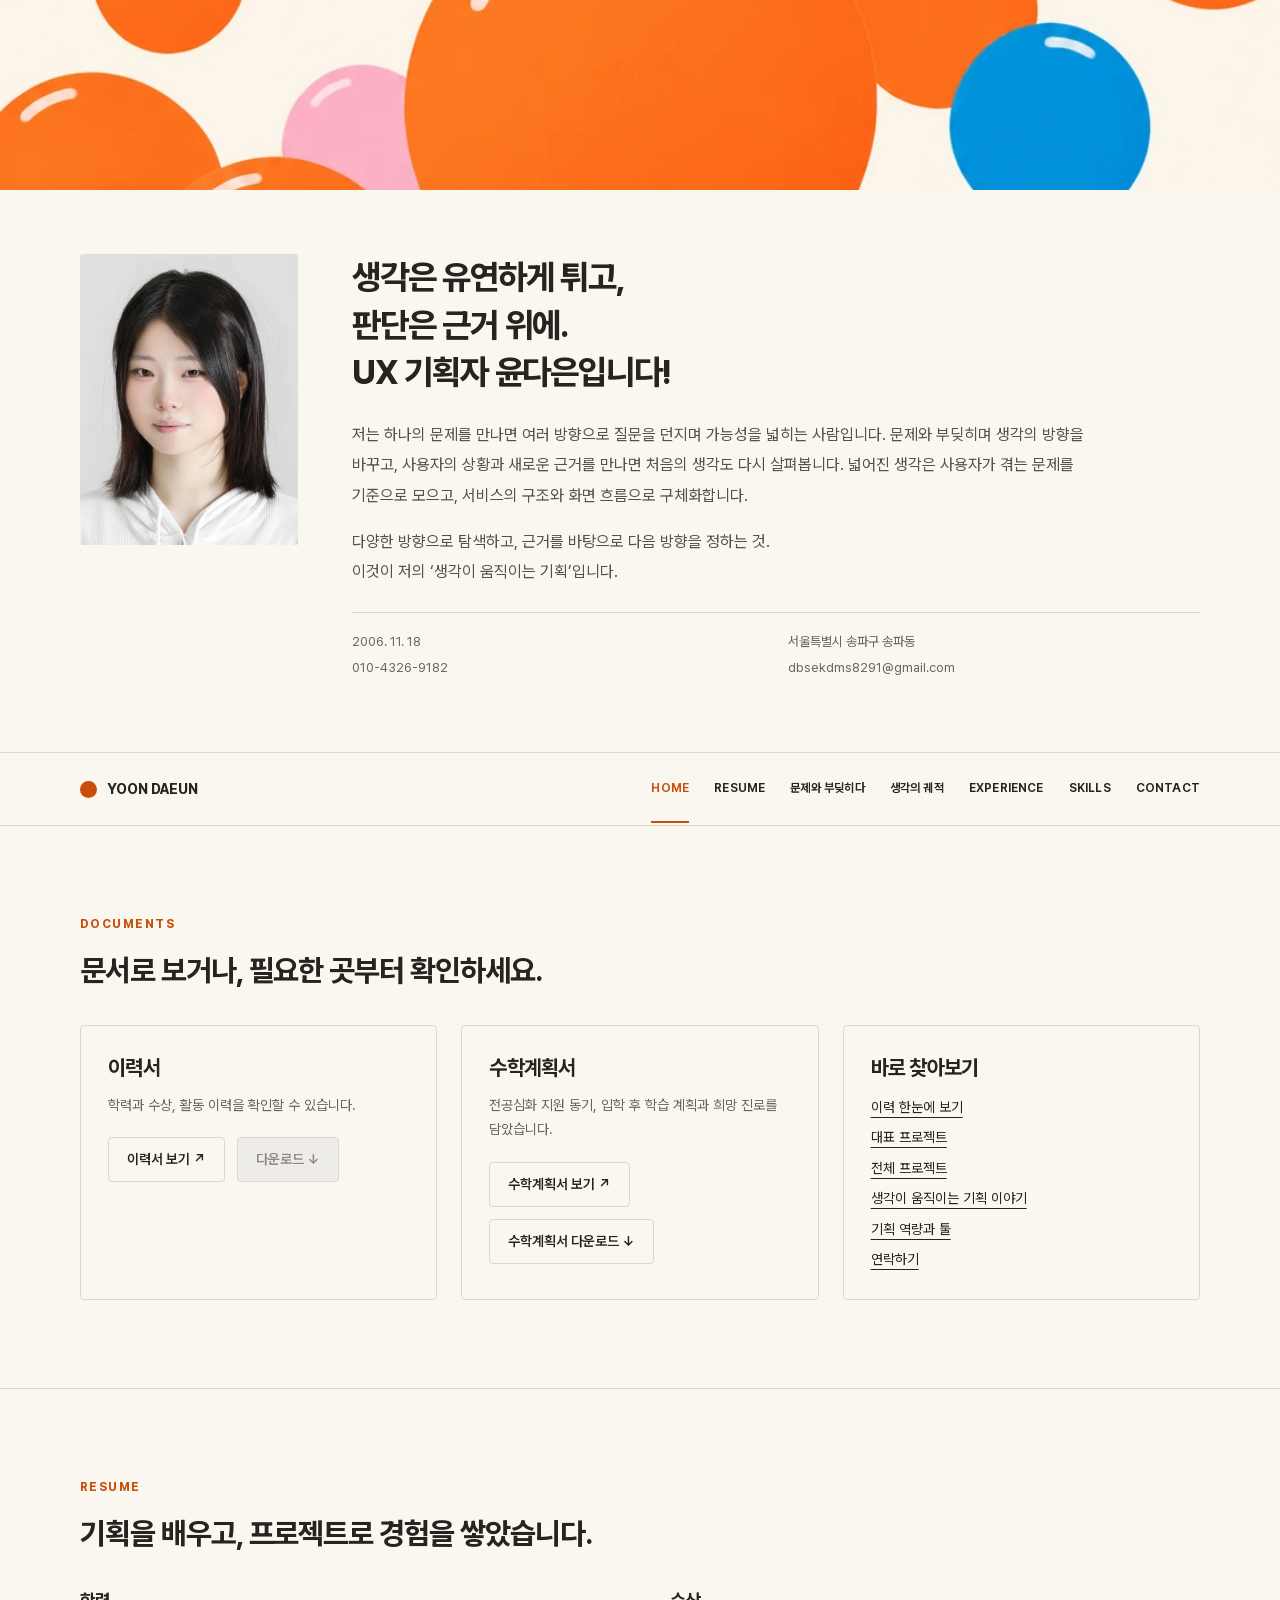
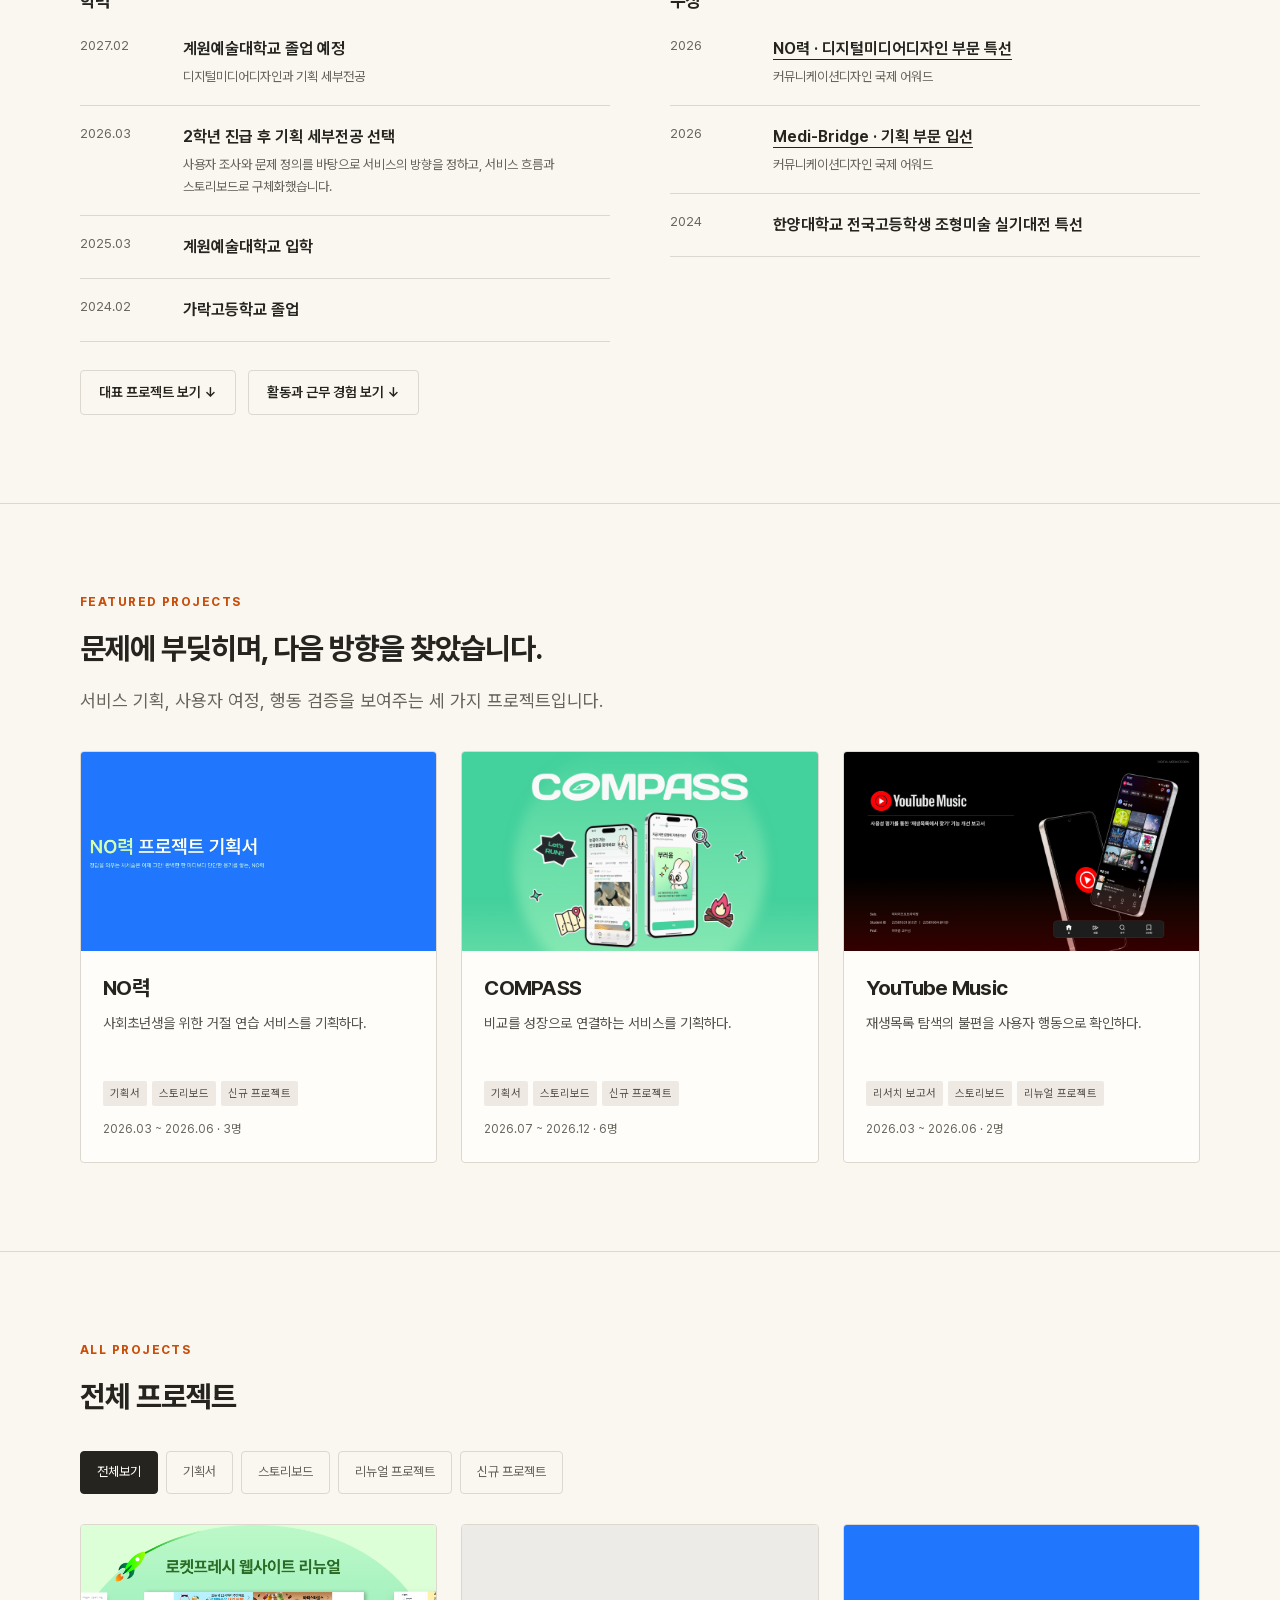
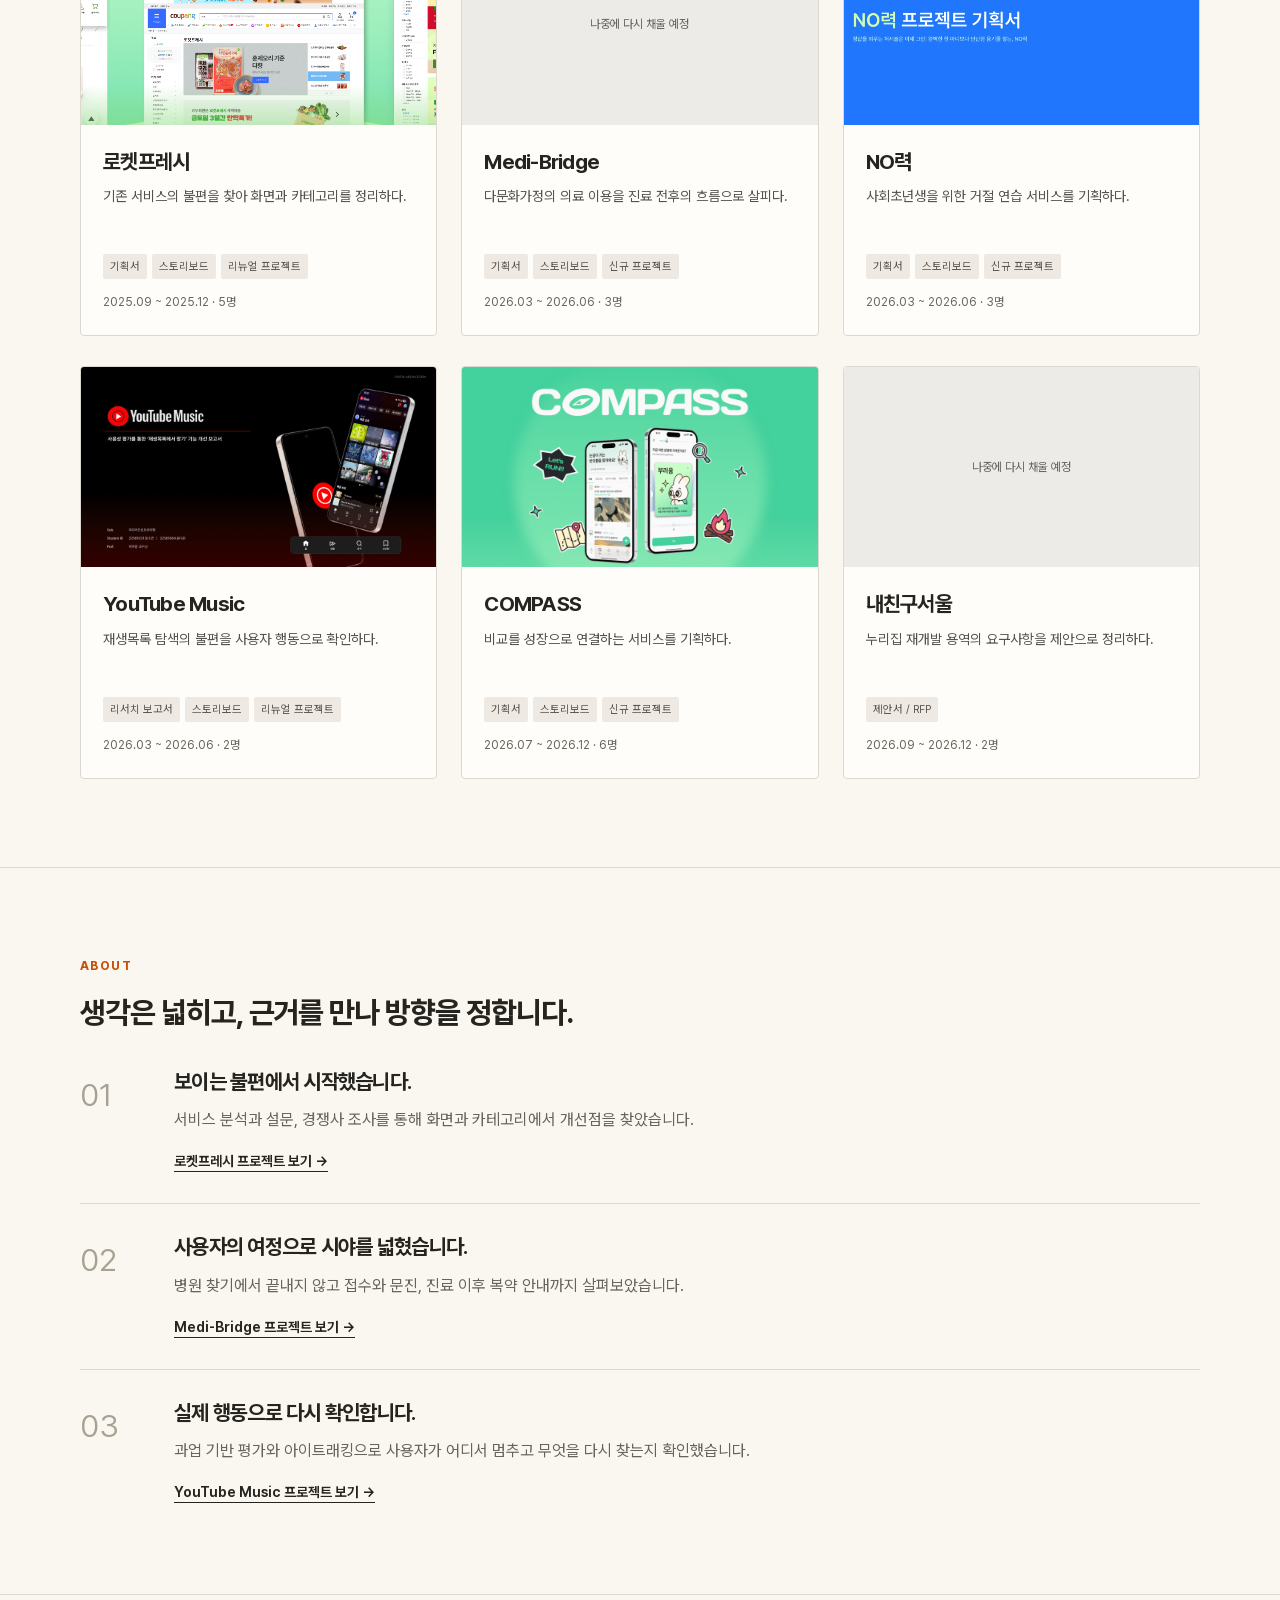
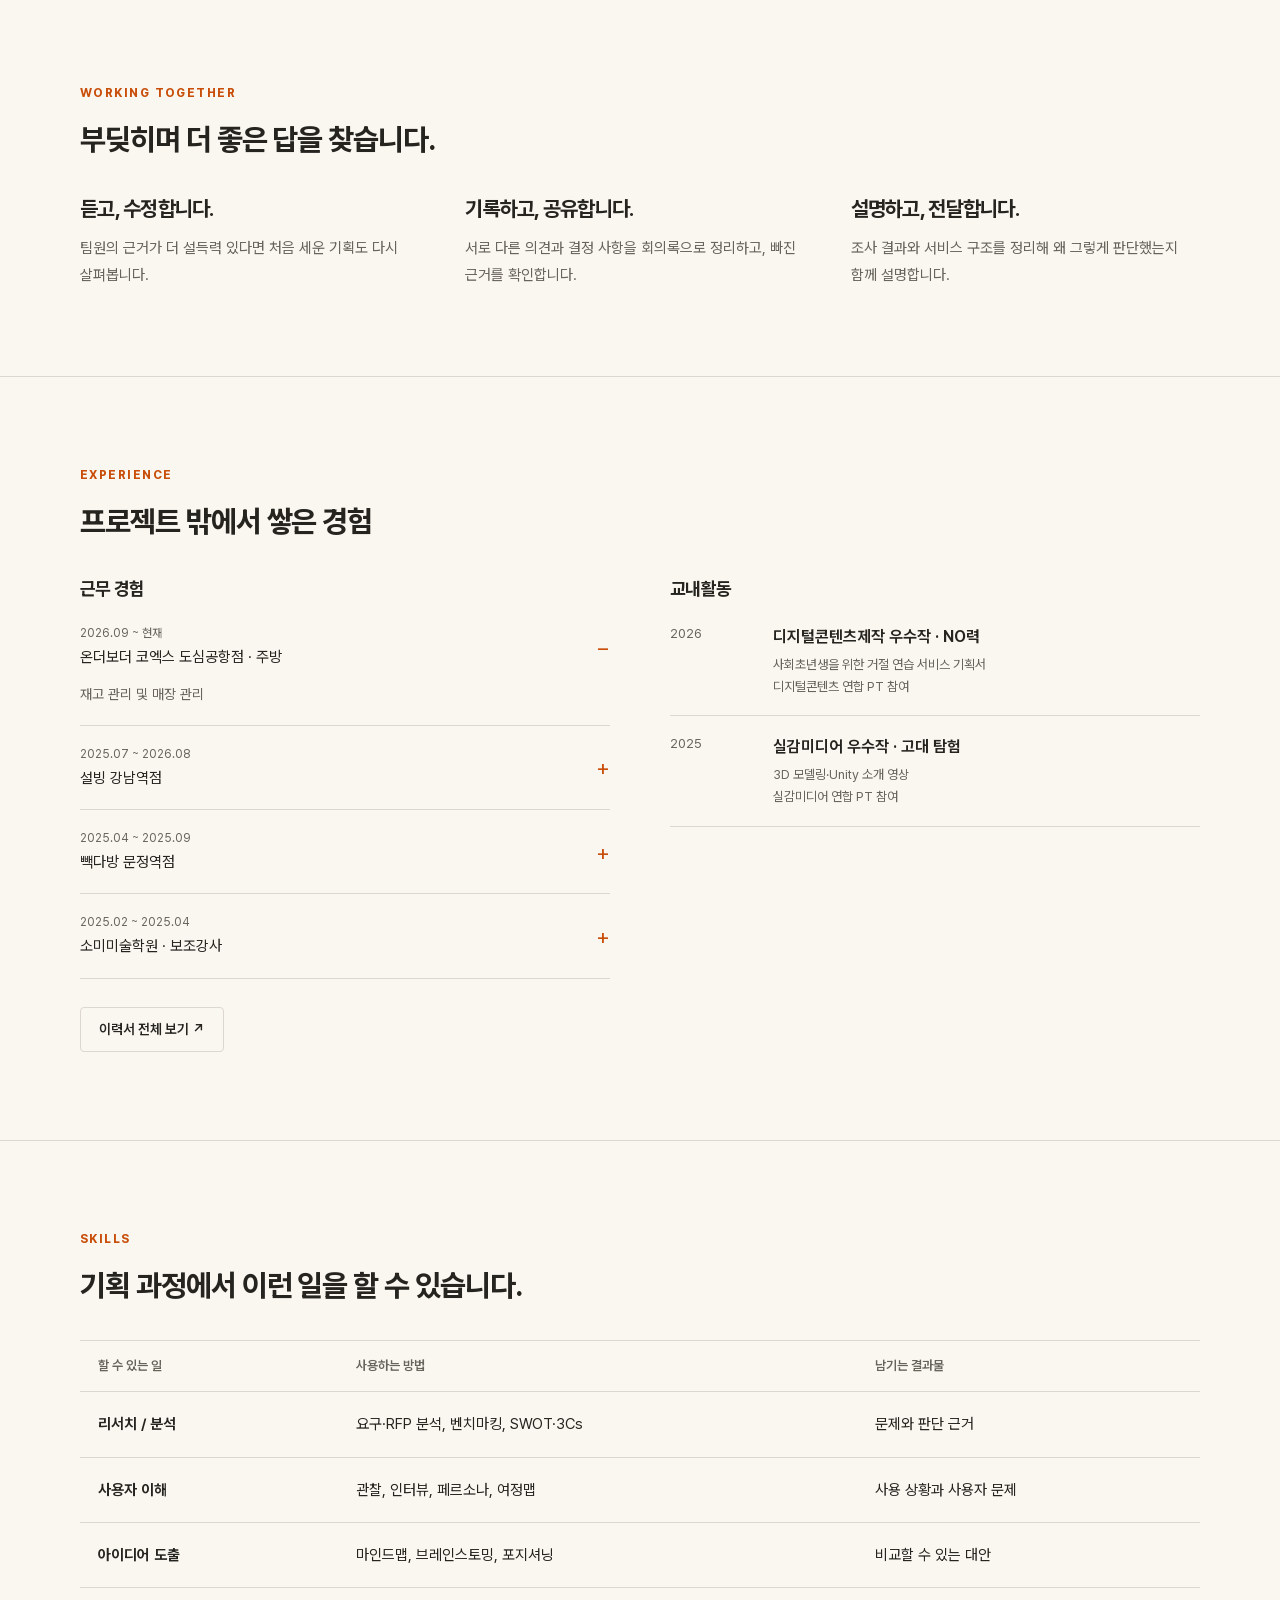
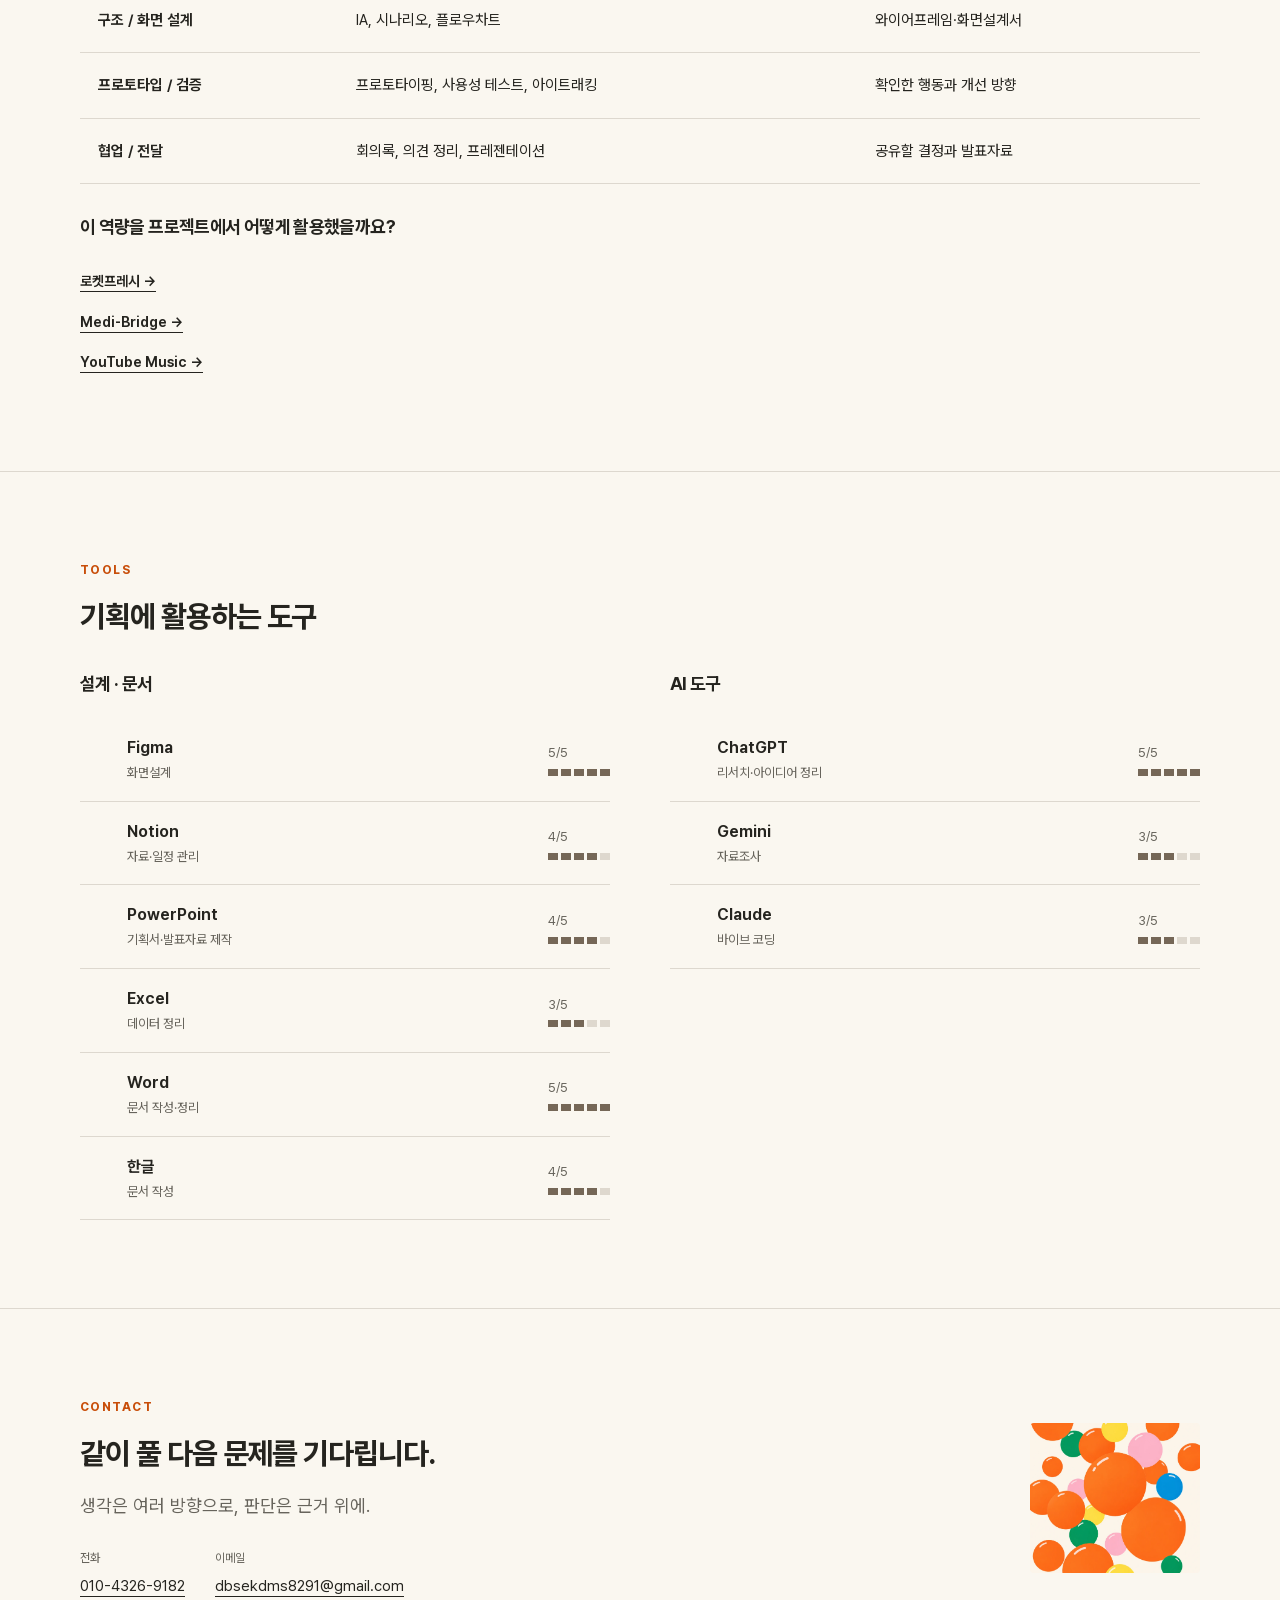
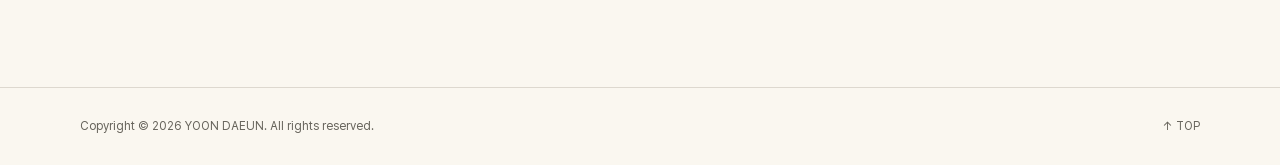
<file: index.html>
<!doctype html>
<html lang="ko"><head><meta charset="utf-8"><meta name="viewport" content="width=device-width,initial-scale=1"><title>윤다은 | UX 기획 포트폴리오</title><meta name="description" content="사용자가 어디서 멈추는지 살피고, 그 이유를 서비스 개선으로 연결합니다. UX 기획자 윤다은의 포트폴리오."><meta property="og:type" content="website"><meta property="og:title" content="유연하게 튀고, 판단하는 윤다은"><meta property="og:description" content="사용자가 어디서 멈추는지 살피고, 그 이유를 서비스 개선으로 연결합니다. UX 기획자 윤다은의 포트폴리오."><meta property="og:url" content="https://yundaeun8291.github.io/daeun-portfolio/"><meta name="theme-color" content="#faf7f0"><link rel="icon" href="favicon.svg" type="image/svg+xml"><link rel="stylesheet" href="style.css?v=20261117-5"><script src="app.js?v=20261117-5" defer></script></head><body><a class="skip" href="#main">본문으로 바로가기</a><main id="main"><section id="home"><div class="top-banner"><img src="assets/balls.webp" alt="아이보리 배경 위 여러 방향으로 퍼진 주황색 탱탱볼" width="1122" height="1402"></div><div class="wrap home-intro"><img class="profile" src="assets/profile-updated.webp" alt="윤다은 프로필 사진" width="1088" height="1445"><div><h1>생각은 유연하게 튀고,<br>판단은 근거 위에.<br>UX 기획자 윤다은입니다!</h1><div class="intro-copy"><p>저는 하나의 문제를 만나면 여러 방향으로 질문을 던지며 가능성을 넓히는 사람입니다. 문제와 부딪히며 생각의 방향을 바꾸고, 사용자의 상황과 새로운 근거를 만나면 처음의 생각도 다시 살펴봅니다. 넓어진 생각은 사용자가 겪는 문제를 기준으로 모으고, 서비스의 구조와 화면 흐름으로 구체화합니다.</p><p>다양한 방향으로 탐색하고, 근거를 바탕으로 다음 방향을 정하는 것.<br>이것이 저의 ‘생각이 움직이는 기획’입니다.</p></div><div class="personal"><span>2006. 11. 18</span><span>서울특별시 송파구 송파동</span><a href="tel:01043269182">010-4326-9182</a><a href="mailto:dbsekdms8291@gmail.com">dbsekdms8291@gmail.com</a></div></div></div></section><nav class="site-nav" aria-label="메인 구간"><div class="wrap nav-inner"><a class="brand" href="#home"><span class="brand-dot" aria-hidden="true"></span>YOON DAEUN</a><div class="nav-links"><a href="#home">HOME</a><a href="#resume">RESUME</a><a href="#projects">문제와 부딪히다</a><a href="#about">생각의 궤적</a><a href="#career">EXPERIENCE</a><a href="#skills">SKILLS</a><a href="#contact">CONTACT</a></div></div></nav><section class="section" id="guide"><div class="wrap"><div class="section-head"><span class="eyebrow">DOCUMENTS</span><h2>문서로 보거나, 필요한 곳부터 확인하세요.</h2></div><div class="document-grid"><article class="document-card"><h3>이력서</h3><p>학력과 수상, 활동 이력을 확인할 수 있습니다.</p><div class="actions"><a class="btn" href="assets/resume.pdf" target="_blank" rel="noopener">이력서 보기 ↗</a><button class="btn" disabled>다운로드 ↓</button></div></article><article class="document-card"><h3>수학계획서</h3><p>전공심화 지원 동기, 입학 후 학습 계획과 희망 진로를 담았습니다.</p><div class="actions"><a class="btn" href="assets/study-plan.pdf?v=20261117-6">수학계획서 보기 ↗</a><a class="btn" href="assets/study-plan.pdf?v=20261117-6" download="윤다은_수학계획서.pdf">수학계획서 다운로드 ↓</a></div></article><article class="document-card"><h3>바로 찾아보기</h3><div class="jump-links"><a href="#resume">이력 한눈에 보기</a><a href="#projects">대표 프로젝트</a><a href="#all-projects">전체 프로젝트</a><a href="#about">생각이 움직이는 기획 이야기</a><a href="#skills">기획 역량과 툴</a><a href="#contact">연락하기</a></div></article></div></div></section>

<section class="section" id="resume"><div class="wrap"><div class="section-head"><span class="eyebrow">RESUME</span><h2>기획을 배우고, 프로젝트로 경험을 쌓았습니다.</h2></div><div class="two-col"><div><h3 class="subheading">학력</h3><ul class="timeline"><li><time>2027.02</time><div><strong>계원예술대학교 졸업 예정</strong><small>디지털미디어디자인과 기획 세부전공</small></div></li><li><time>2026.03</time><div><strong>2학년 진급 후 기획 세부전공 선택</strong><small>사용자 조사와 문제 정의를 바탕으로 서비스의 방향을 정하고, 서비스 흐름과 스토리보드로 구체화했습니다.</small></div></li><li><time>2025.03</time><div><strong>계원예술대학교 입학</strong></div></li><li><time>2024.02</time><div><strong>가락고등학교 졸업</strong></div></li></ul></div><div><h3 class="subheading">수상</h3><ul class="timeline"><li><time>2026</time><div><strong><a href="projects/noryeok.html?v=20261117-5" data-project>NO력 · 디지털미디어디자인 부문 특선</a></strong><small>커뮤니케이션디자인 국제 어워드</small></div></li><li><time>2026</time><div><strong><a href="projects/medi-bridge.html?v=20261117-5" data-project>Medi-Bridge · 기획 부문 입선</a></strong><small>커뮤니케이션디자인 국제 어워드</small></div></li><li><time>2024</time><div><strong>한양대학교 전국고등학생 조형미술 실기대전 특선</strong></div></li></ul></div></div><div class="actions"><a class="btn" href="#projects">대표 프로젝트 보기 ↓</a><a class="btn" href="#career">활동과 근무 경험 보기 ↓</a></div></div></section>

<section class="section" id="projects"><div class="wrap"><div class="section-head"><span class="eyebrow">FEATURED PROJECTS</span><h2>문제에 부딪히며, 다음 방향을 찾았습니다.</h2><p class="lead">서비스 기획, 사용자 여정, 행동 검증을 보여주는 세 가지 프로젝트입니다.</p></div><div class="project-grid"><a class="project-card" href="projects/noryeok.html?v=20261117-5" data-project data-types="plan storyboard new"><div class="project-thumb"><img src="assets/noryeok.webp" alt="NO력 프로젝트 썸네일" loading="lazy" width="800" height="500"></div><div class="project-copy"><h3>NO력</h3><p>사회초년생을 위한 거절 연습 서비스를 기획하다.</p><div class="tags"><span class="tag">기획서</span><span class="tag">스토리보드</span><span class="tag">신규 프로젝트</span></div><div class="project-meta">2026.03 ~ 2026.06 · 3명</div></div></a><a class="project-card" href="projects/compass.html?v=20261117-5" data-project data-types="plan storyboard new"><div class="project-thumb"><img src="assets/compass-thumbnail.svg" alt="COMPASS 대표 이미지" loading="lazy"></div><div class="project-copy"><h3>COMPASS</h3><p>비교를 성장으로 연결하는 서비스를 기획하다.</p><div class="tags"><span class="tag">기획서</span><span class="tag">스토리보드</span><span class="tag">신규 프로젝트</span></div><div class="project-meta">2026.07 ~ 2026.12 · 6명</div></div></a><a class="project-card" href="projects/youtube-music.html?v=20261117-5" data-project data-types="storyboard renewal"><div class="project-thumb"><img src="assets/youtube-music-cover.png" alt="YouTube Music 대표 이미지" loading="lazy"></div><div class="project-copy"><h3>YouTube Music</h3><p>재생목록 탐색의 불편을 사용자 행동으로 확인하다.</p><div class="tags"><span class="tag">리서치 보고서</span><span class="tag">스토리보드</span><span class="tag">리뉴얼 프로젝트</span></div><div class="project-meta">2026.03 ~ 2026.06 · 2명</div></div></a></div></div></section>

<section class="section" id="all-projects"><div class="wrap"><div class="section-head"><span class="eyebrow">ALL PROJECTS</span><h2>전체 프로젝트</h2></div><div class="filters" aria-label="프로젝트 분류"><button class="filter" data-filter="all" aria-pressed="true">전체보기</button><button class="filter" data-filter="plan" aria-pressed="false">기획서</button><button class="filter" data-filter="storyboard" aria-pressed="false">스토리보드</button><button class="filter" data-filter="renewal" aria-pressed="false">리뉴얼 프로젝트</button><button class="filter" data-filter="new" aria-pressed="false">신규 프로젝트</button></div><div class="project-grid" id="project-list"><a class="project-card" href="projects/rocketfresh.html?v=20261117-5" data-project data-types="plan renewal"><div class="project-thumb"><img src="assets/rocketfresh-cover.png" alt="로켓프레시 리뉴얼 프로젝트 대표 이미지" loading="lazy"></div><div class="project-copy"><h3>로켓프레시</h3><p>기존 서비스의 불편을 찾아 화면과 카테고리를 정리하다.</p><div class="tags"><span class="tag">기획서</span><span class="tag">스토리보드</span><span class="tag">리뉴얼 프로젝트</span></div><div class="project-meta">2025.09 ~ 2025.12 · 5명</div></div></a><a class="project-card" href="projects/rocketfresh.html?v=20261117-5#storyboard" data-project data-types="storyboard" data-variant="storyboard" hidden=""><div class="project-thumb storyboard-thumb"><img src="assets/storyboard-thumbnail.png" alt="로켓프레시 스토리보드 썸네일" loading="lazy"></div><div class="project-copy"><h3>로켓프레시 스토리보드</h3><p>기존 서비스의 불편을 찾아 화면과 카테고리를 정리하다.</p><div class="tags"><span class="tag">스토리보드</span></div><div class="project-meta">2025.09 ~ 2025.12 · 5명</div></div></a><a class="project-card" href="projects/medi-bridge.html?v=20261117-5" data-project data-types="plan new"><div class="project-thumb"><div class="placeholder">나중에 다시 채울 예정</div></div><div class="project-copy"><h3>Medi-Bridge</h3><p>다문화가정의 의료 이용을 진료 전후의 흐름으로 살피다.</p><div class="tags"><span class="tag">기획서</span><span class="tag">스토리보드</span><span class="tag">신규 프로젝트</span></div><div class="project-meta">2026.03 ~ 2026.06 · 3명</div></div></a><a class="project-card" href="projects/medi-bridge.html?v=20261117-5" data-project data-types="storyboard" data-variant="storyboard" hidden=""><div class="project-thumb storyboard-thumb"><img src="assets/storyboard-thumbnail.png" alt="Medi-Bridge 스토리보드 썸네일" loading="lazy"></div><div class="project-copy"><h3>Medi-Bridge 스토리보드</h3><p>다문화가정의 의료 이용을 진료 전후의 흐름으로 살피다.</p><div class="tags"><span class="tag">스토리보드</span></div><div class="project-meta">2026.03 ~ 2026.06 · 3명</div></div></a><a class="project-card" href="projects/noryeok.html?v=20261117-5" data-project data-types="plan new"><div class="project-thumb"><img src="assets/noryeok.webp" alt="NO력 프로젝트 썸네일" loading="lazy" width="800" height="500"></div><div class="project-copy"><h3>NO력</h3><p>사회초년생을 위한 거절 연습 서비스를 기획하다.</p><div class="tags"><span class="tag">기획서</span><span class="tag">스토리보드</span><span class="tag">신규 프로젝트</span></div><div class="project-meta">2026.03 ~ 2026.06 · 3명</div></div></a><a class="project-card" href="projects/noryeok-storyboard.html?v=20261117-5" data-project data-types="storyboard" data-variant="storyboard" hidden=""><div class="project-thumb storyboard-thumb"><img src="assets/storyboard-thumbnail.png" alt="NO력 스토리보드 썸네일" loading="lazy"></div><div class="project-copy"><h3>NO력 스토리보드</h3><p>사회초년생을 위한 거절 연습 서비스를 기획하다.</p><div class="tags"><span class="tag">스토리보드</span></div><div class="project-meta">2026.03 ~ 2026.06 · 3명</div></div></a><a class="project-card" href="projects/youtube-music.html?v=20261117-5" data-project data-types="plan renewal"><div class="project-thumb"><img src="assets/youtube-music-cover.png" alt="YouTube Music 대표 이미지" loading="lazy"></div><div class="project-copy"><h3>YouTube Music</h3><p>재생목록 탐색의 불편을 사용자 행동으로 확인하다.</p><div class="tags"><span class="tag">리서치 보고서</span><span class="tag">스토리보드</span><span class="tag">리뉴얼 프로젝트</span></div><div class="project-meta">2026.03 ~ 2026.06 · 2명</div></div></a><a class="project-card" href="projects/youtube-music-storyboard.html?v=20261117-5" data-project data-types="storyboard" data-variant="storyboard" hidden=""><div class="project-thumb"><img src="assets/youtube-music-board-cover.png" alt="YouTube Music 화면설계서 표지" loading="lazy"></div><div class="project-copy"><h3>YouTube Music 스토리보드</h3><p>재생목록 탐색의 불편을 사용자 행동으로 확인하다.</p><div class="tags"><span class="tag">스토리보드</span></div><div class="project-meta">2026.03 ~ 2026.06 · 2명</div></div></a><a class="project-card" href="projects/compass.html?v=20261117-5" data-project data-types="plan new"><div class="project-thumb"><img src="assets/compass-thumbnail.svg" alt="COMPASS 대표 이미지" loading="lazy"></div><div class="project-copy"><h3>COMPASS</h3><p>비교를 성장으로 연결하는 서비스를 기획하다.</p><div class="tags"><span class="tag">기획서</span><span class="tag">스토리보드</span><span class="tag">신규 프로젝트</span></div><div class="project-meta">2026.07 ~ 2026.12 · 6명</div></div></a><a class="project-card" href="projects/compass-storyboard.html?v=20261117-5" data-project data-types="storyboard" data-variant="storyboard" hidden=""><div class="project-thumb storyboard-thumb"><img src="assets/storyboard-thumbnail.png" alt="COMPASS 스토리보드 썸네일" loading="lazy"></div><div class="project-copy"><h3>COMPASS 스토리보드</h3><p>비교를 성장으로 연결하는 서비스를 기획하다.</p><div class="tags"><span class="tag">스토리보드</span></div><div class="project-meta">2026.07 ~ 2026.12 · 6명</div></div></a><a class="project-card" href="projects/seoul-rfp.html?v=20261117-5" data-project data-types="proposal"><div class="project-thumb"><div class="placeholder">나중에 다시 채울 예정</div></div><div class="project-copy"><h3>내친구서울</h3><p>누리집 재개발 용역의 요구사항을 제안으로 정리하다.</p><div class="tags"><span class="tag">제안서 / RFP</span></div><div class="project-meta">2026.09 ~ 2026.12 · 2명</div></div></a></div></div></section>

<section class="section" id="about"><div class="wrap"><div class="section-head"><span class="eyebrow">ABOUT</span><h2>생각은 넓히고, 근거를 만나 방향을 정합니다.</h2></div><div class="story-list"><article class="story-row"><span class="story-index" aria-hidden="true">01</span><div><h3>보이는 불편에서 시작했습니다.</h3><p>서비스 분석과 설문, 경쟁사 조사를 통해 화면과 카테고리에서 개선점을 찾았습니다.</p><a class="text-link" href="projects/rocketfresh.html?v=20261117-5" data-project>로켓프레시 프로젝트 보기 →</a></div></article><article class="story-row"><span class="story-index" aria-hidden="true">02</span><div><h3>사용자의 여정으로 시야를 넓혔습니다.</h3><p>병원 찾기에서 끝내지 않고 접수와 문진, 진료 이후 복약 안내까지 살펴보았습니다.</p><a class="text-link" href="projects/medi-bridge.html?v=20261117-5" data-project>Medi-Bridge 프로젝트 보기 →</a></div></article><article class="story-row"><span class="story-index" aria-hidden="true">03</span><div><h3>실제 행동으로 다시 확인합니다.</h3><p>과업 기반 평가와 아이트래킹으로 사용자가 어디서 멈추고 무엇을 다시 찾는지 확인했습니다.</p><a class="text-link" href="projects/youtube-music.html?v=20261117-5" data-project>YouTube Music 프로젝트 보기 →</a></div></article></div></div></section>

<section class="section" id="working"><div class="wrap"><div class="section-head"><span class="eyebrow">WORKING TOGETHER</span><h2>부딪히며 더 좋은 답을 찾습니다.</h2></div><div class="working-grid"><article><h3>듣고, 수정합니다.</h3><p>팀원의 근거가 더 설득력 있다면 처음 세운 기획도 다시 살펴봅니다.</p></article><article><h3>기록하고, 공유합니다.</h3><p>서로 다른 의견과 결정 사항을 회의록으로 정리하고, 빠진 근거를 확인합니다.</p></article><article><h3>설명하고, 전달합니다.</h3><p>조사 결과와 서비스 구조를 정리해 왜 그렇게 판단했는지 함께 설명합니다.</p></article></div></div></section>

<section class="section" id="career"><div class="wrap"><div class="section-head"><span class="eyebrow">EXPERIENCE</span><h2>프로젝트 밖에서 쌓은 경험</h2></div><div class="two-col"><div><h3 class="subheading">근무 경험</h3><div class="career-list"><details open><summary><span><time>2026.09 ~ 현재</time>온더보더 코엑스 도심공항점 · 주방</span></summary><p>재고 관리 및 매장 관리</p></details><details><summary><span><time>2025.07 ~ 2026.08</time>설빙 강남역점</span></summary><p>매장 관리 및 고객 응대</p></details><details><summary><span><time>2025.04 ~ 2025.09</time>빽다방 문정역점</span></summary><p>매장 관리 및 고객 응대</p></details><details><summary><span><time>2025.02 ~ 2025.04</time>소미미술학원 · 보조강사</span></summary><div class="placeholder compact">나중에 다시 채울 예정</div></details></div></div><div><h3 class="subheading">교내활동</h3><ul class="timeline"><li><time>2026</time><div><strong>디지털콘텐츠제작 우수작 · NO력</strong><small>사회초년생을 위한 거절 연습 서비스 기획서<br>디지털콘텐츠 연합 PT 참여</small></div></li><li><time>2025</time><div><strong>실감미디어 우수작 · 고대 탐험</strong><small>3D 모델링·Unity 소개 영상<br>실감미디어 연합 PT 참여</small></div></li></ul></div></div><div class="actions"><a class="btn" href="assets/resume.pdf" target="_blank" rel="noopener">이력서 전체 보기 ↗</a></div></div></section>

<section class="section" id="skills"><div class="wrap"><div class="section-head"><span class="eyebrow">SKILLS</span><h2>기획 과정에서 이런 일을 할 수 있습니다.</h2></div><div class="skills-scroll"><table class="skills-table"><thead><tr><th scope="col">할 수 있는 일</th><th scope="col">사용하는 방법</th><th scope="col">남기는 결과물</th></tr></thead><tbody><tr><td>리서치 / 분석</td><td>요구·RFP 분석, 벤치마킹, SWOT·3Cs</td><td>문제와 판단 근거</td></tr><tr><td>사용자 이해</td><td>관찰, 인터뷰, 페르소나, 여정맵</td><td>사용 상황과 사용자 문제</td></tr><tr><td>아이디어 도출</td><td>마인드맵, 브레인스토밍, 포지셔닝</td><td>비교할 수 있는 대안</td></tr><tr><td>구조 / 화면 설계</td><td>IA, 시나리오, 플로우차트</td><td>와이어프레임·화면설계서</td></tr><tr><td>프로토타입 / 검증</td><td>프로토타이핑, 사용성 테스트, 아이트래킹</td><td>확인한 행동과 개선 방향</td></tr><tr><td>협업 / 전달</td><td>회의록, 의견 정리, 프레젠테이션</td><td>공유할 결정과 발표자료</td></tr></tbody></table></div><div class="related"><h3 class="subheading">이 역량을 프로젝트에서 어떻게 활용했을까요?</h3><div class="related-links"><a class="text-link" href="projects/rocketfresh.html?v=20261117-5" data-project>로켓프레시 →</a><a class="text-link" href="projects/medi-bridge.html?v=20261117-5" data-project>Medi-Bridge →</a><a class="text-link" href="projects/youtube-music.html?v=20261117-5" data-project>YouTube Music →</a></div></div></div></section>

<section class="section" id="tools"><div class="wrap"><div class="section-head"><span class="eyebrow">TOOLS</span><h2>기획에 활용하는 도구</h2></div><div class="two-col"><div><h3 class="subheading">설계 · 문서</h3><div class="tool-list"><div class="tool-row"><img class="tool-icon" src="assets/icons/figma.webp" alt="" width="32" height="32" loading="lazy"><div><span class="tool-name">Figma</span><span class="tool-purpose">화면설계</span></div><div class="rating" aria-label="숙련도 자기평가 5/5">5/5<div class="rating-bars" aria-hidden="true"><i class="on"></i><i class="on"></i><i class="on"></i><i class="on"></i><i class="on"></i></div></div></div><div class="tool-row"><img class="tool-icon" src="assets/icons/notion.webp" alt="" width="32" height="32" loading="lazy"><div><span class="tool-name">Notion</span><span class="tool-purpose">자료·일정 관리</span></div><div class="rating" aria-label="숙련도 자기평가 4/5">4/5<div class="rating-bars" aria-hidden="true"><i class="on"></i><i class="on"></i><i class="on"></i><i class="on"></i><i></i></div></div></div><div class="tool-row"><img class="tool-icon" src="assets/icons/ms-powerpoint.webp" alt="" width="32" height="32" loading="lazy"><div><span class="tool-name">PowerPoint</span><span class="tool-purpose">기획서·발표자료 제작</span></div><div class="rating" aria-label="숙련도 자기평가 4/5">4/5<div class="rating-bars" aria-hidden="true"><i class="on"></i><i class="on"></i><i class="on"></i><i class="on"></i><i></i></div></div></div><div class="tool-row"><img class="tool-icon" src="assets/icons/ms-excel.webp" alt="" width="32" height="32" loading="lazy"><div><span class="tool-name">Excel</span><span class="tool-purpose">데이터 정리</span></div><div class="rating" aria-label="숙련도 자기평가 3/5">3/5<div class="rating-bars" aria-hidden="true"><i class="on"></i><i class="on"></i><i class="on"></i><i></i><i></i></div></div></div><div class="tool-row"><img class="tool-icon" src="assets/icons/ms-word.webp" alt="" width="32" height="32" loading="lazy"><div><span class="tool-name">Word</span><span class="tool-purpose">문서 작성·정리</span></div><div class="rating" aria-label="숙련도 자기평가 5/5">5/5<div class="rating-bars" aria-hidden="true"><i class="on"></i><i class="on"></i><i class="on"></i><i class="on"></i><i class="on"></i></div></div></div><div class="tool-row"><img class="tool-icon" src="assets/icons/hangul-updated.webp" alt="" width="32" height="32" loading="lazy"><div><span class="tool-name">한글</span><span class="tool-purpose">문서 작성</span></div><div class="rating" aria-label="숙련도 자기평가 4/5">4/5<div class="rating-bars" aria-hidden="true"><i class="on"></i><i class="on"></i><i class="on"></i><i class="on"></i><i></i></div></div></div></div></div><div><h3 class="subheading">AI 도구</h3><div class="tool-list"><div class="tool-row"><img class="tool-icon" src="assets/icons/chatgpt.webp" alt="" width="32" height="32" loading="lazy"><div><span class="tool-name">ChatGPT</span><span class="tool-purpose">리서치·아이디어 정리</span></div><div class="rating" aria-label="숙련도 자기평가 5/5">5/5<div class="rating-bars" aria-hidden="true"><i class="on"></i><i class="on"></i><i class="on"></i><i class="on"></i><i class="on"></i></div></div></div><div class="tool-row"><img class="tool-icon" src="assets/icons/gemini.webp" alt="" width="32" height="32" loading="lazy"><div><span class="tool-name">Gemini</span><span class="tool-purpose">자료조사</span></div><div class="rating" aria-label="숙련도 자기평가 3/5">3/5<div class="rating-bars" aria-hidden="true"><i class="on"></i><i class="on"></i><i class="on"></i><i></i><i></i></div></div></div><div class="tool-row"><img class="tool-icon" src="assets/icons/claude.svg" alt="" width="32" height="32" loading="lazy"><div><span class="tool-name">Claude</span><span class="tool-purpose">바이브 코딩</span></div><div class="rating" aria-label="숙련도 자기평가 3/5">3/5<div class="rating-bars" aria-hidden="true"><i class="on"></i><i class="on"></i><i class="on"></i><i></i><i></i></div></div></div></div></div></div></div></section>

<section class="section" id="contact"><div class="wrap contact-layout"><div><span class="eyebrow">CONTACT</span><h2>같이 풀 다음 문제를 기다립니다.</h2><p class="lead">생각은 여러 방향으로, 판단은 근거 위에.</p><div class="contact-links"><div><span>전화</span><a href="tel:01043269182">010-4326-9182</a></div><div><span>이메일</span><a href="mailto:dbsekdms8291@gmail.com">dbsekdms8291@gmail.com</a></div></div></div><img class="contact-art" src="assets/balls.webp" alt="여러 방향으로 퍼진 주황색 탱탱볼" loading="lazy" width="1122" height="1402"></div></section></main><footer class="footer wrap"><span>Copyright © 2026 YOON DAEUN. All rights reserved.</span><a href="#home">↑ TOP</a></footer></body></html>
</file>
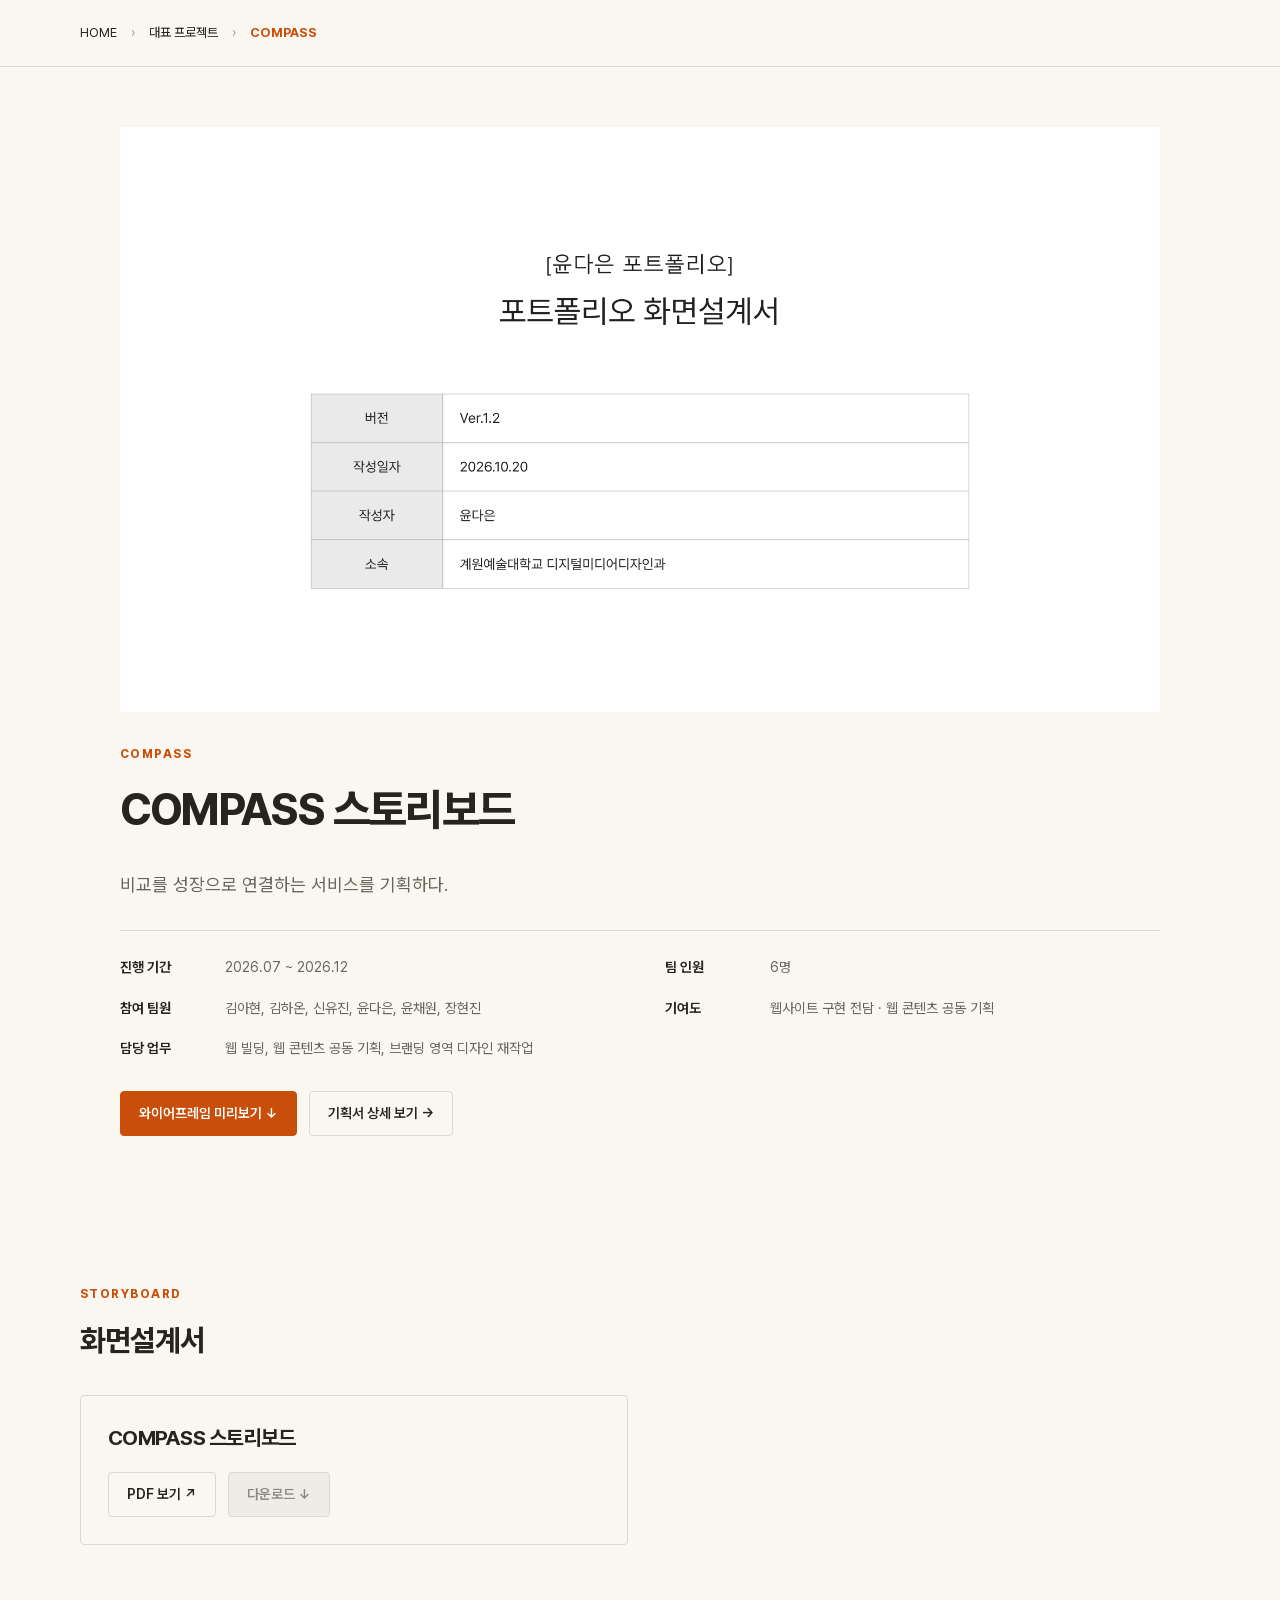
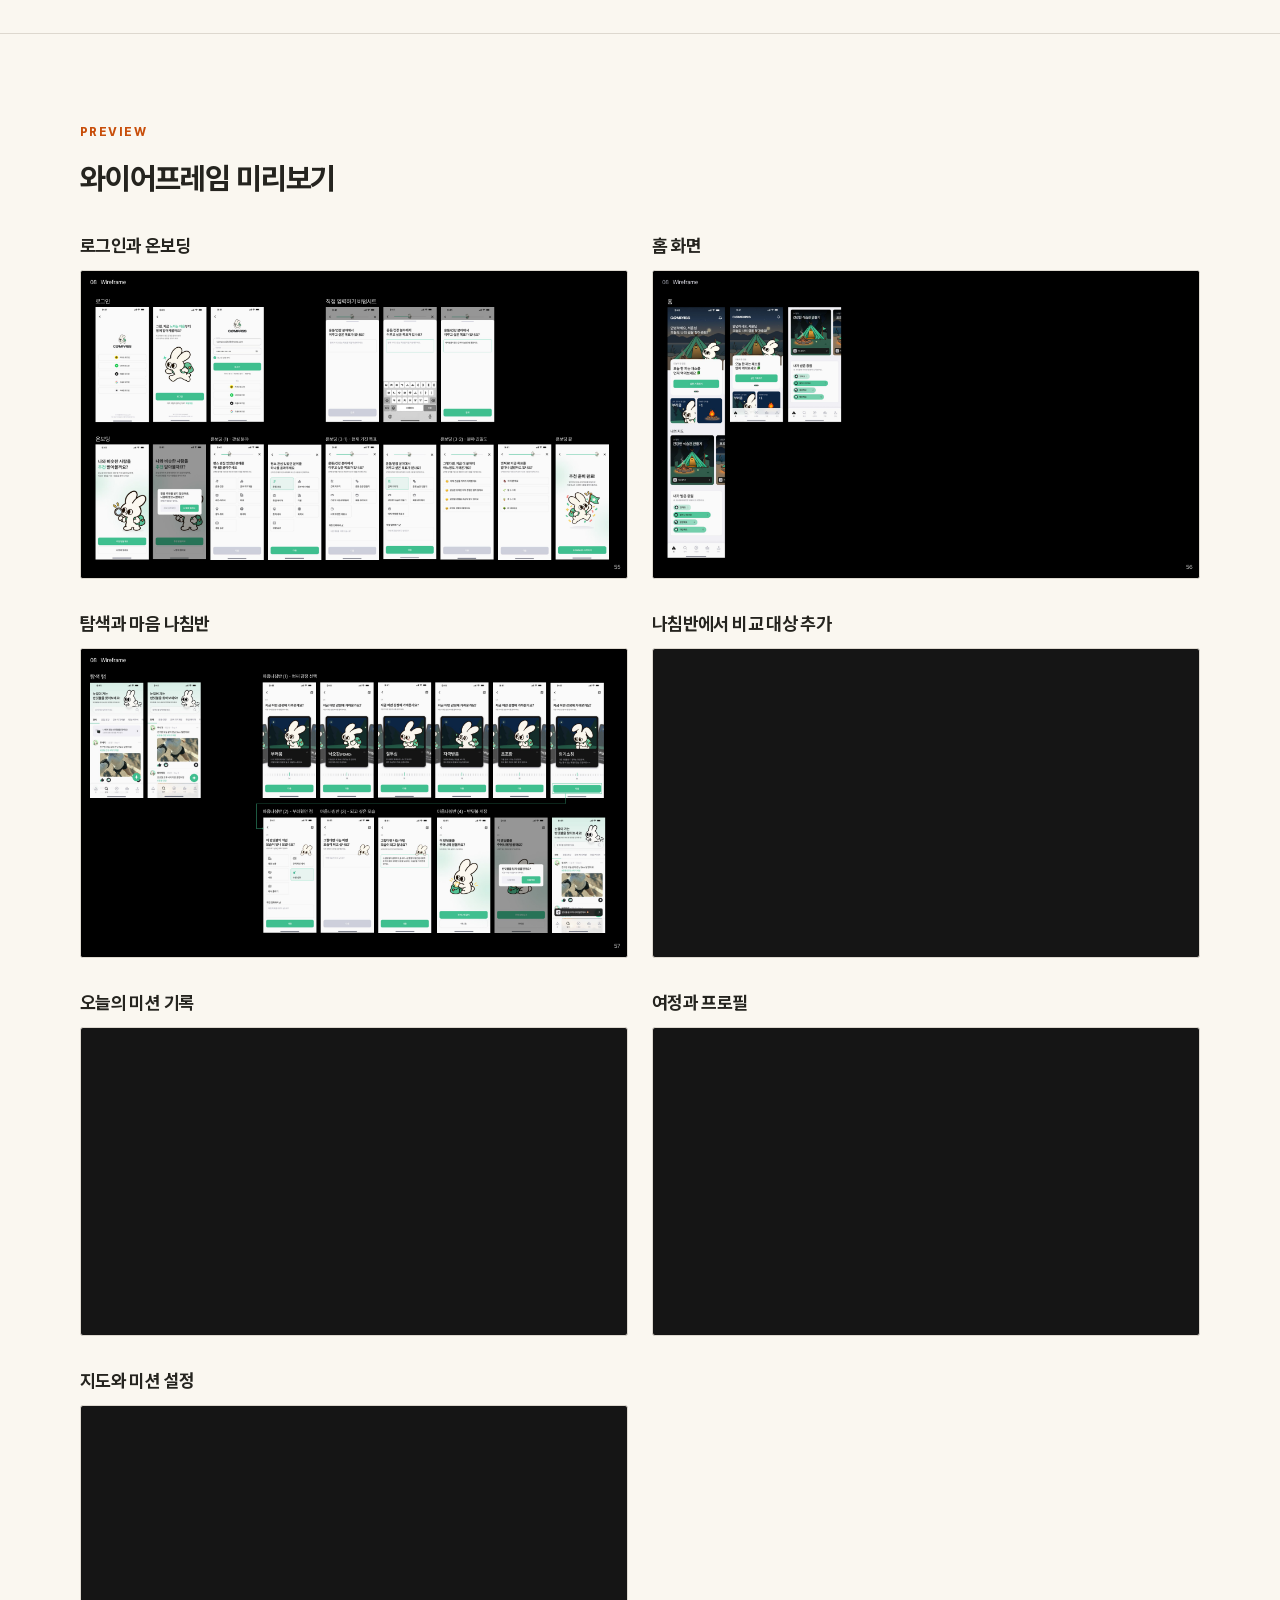
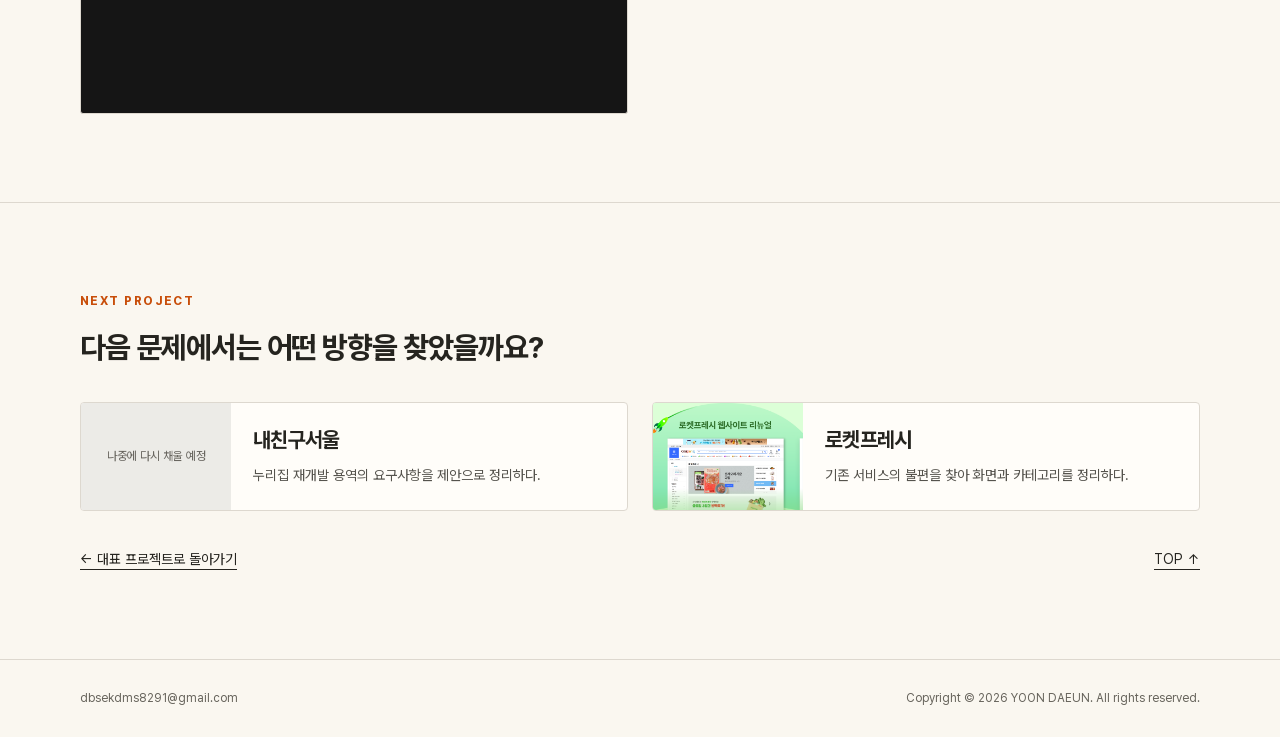
<file: projects/compass-storyboard.html>
<!doctype html>
<html lang="ko"><head><meta charset="utf-8"><meta name="viewport" content="width=device-width,initial-scale=1"><title>COMPASS 스토리보드 | 윤다은 UX 기획 포트폴리오</title><meta name="description" content="문제를 만나 사고를 넓히고, 근거를 모아 서비스의 흐름으로 정리하는 UX 기획자 윤다은의 포트폴리오."><meta name="theme-color" content="#faf7f0"><link rel="icon" href="../favicon.svg" type="image/svg+xml"><link rel="stylesheet" href="../style.css?v=20261117-5"><script src="../app.js?v=20261117-5" defer></script></head><body><a class="skip" href="#main">본문으로 바로가기</a><header class="detail-nav"><nav class="breadcrumbs wrap" aria-label="현재 위치"><a href="../?v=20261117-5#home">HOME</a><span aria-hidden="true">›</span><a href="../?v=20261117-5#projects">대표 프로젝트</a><span aria-hidden="true">›</span><strong aria-current="page">COMPASS</strong></nav></header><main id="main"><section class="wrap placeholder-page" id="overview"><div class="wrap"><div class="detail-cover storyboard-detail-cover"><img src="../assets/storyboard-thumbnail.png" alt="COMPASS 스토리보드 표지" width="1920" height="1080"></div><div class="detail-title"><span class="eyebrow">COMPASS</span><h1>COMPASS 스토리보드</h1><p class="lead">비교를 성장으로 연결하는 서비스를 기획하다.</p></div><dl class="detail-info"><div><dt>진행 기간</dt><dd>2026.07 ~ 2026.12</dd></div><div><dt>팀 인원</dt><dd>6명</dd></div><div><dt>참여 팀원</dt><dd>김아현, 김하온, 신유진, 윤다은, 윤채원, 장현진</dd></div><div><dt>기여도</dt><dd>웹사이트 구현 전담 · 웹 콘텐츠 공동 기획</dd></div><div><dt>담당 업무</dt><dd>웹 빌딩, 웹 콘텐츠 공동 기획, 브랜딩 영역 디자인 재작업</dd></div></dl><div class="actions"><a class="btn primary" href="#preview">와이어프레임 미리보기 ↓</a><a class="btn" href="../projects/compass.html?v=20261117-5">기획서 상세 보기 →</a></div></div></section>

<section class="section" id="deliverables"><div class="wrap"><div class="section-head"><span class="eyebrow">STORYBOARD</span><h2>화면설계서</h2></div><div class="deliverable-grid"><article class="document-card"><h3>COMPASS 스토리보드</h3><div class="actions"><a class="btn" href="../assets/compass-plan.pdf#page=56" target="_blank" rel="noopener">PDF 보기 ↗</a><button class="btn" disabled>다운로드 ↓</button></div></article></div></div></section><section class="section" id="preview"><div class="wrap"><div class="section-head"><span class="eyebrow">PREVIEW</span><h2>와이어프레임 미리보기</h2></div><div class="preview-grid"><article><h3>로그인과 온보딩</h3><button type="button" class="image-button" data-enlarge="../assets/compass-wireframe-56.png" data-caption="로그인과 온보딩" aria-label="로그인과 온보딩 확대"><img src="../assets/compass-wireframe-56.png" alt="로그인과 온보딩" loading="lazy" decoding="async"></button></article><article><h3>홈 화면</h3><button type="button" class="image-button" data-enlarge="../assets/compass-wireframe-57.png" data-caption="홈 화면" aria-label="홈 화면 확대"><img src="../assets/compass-wireframe-57.png" alt="홈 화면" loading="lazy" decoding="async"></button></article><article><h3>탐색과 마음 나침반</h3><button type="button" class="image-button" data-enlarge="../assets/compass-wireframe-58.png" data-caption="탐색과 마음 나침반" aria-label="탐색과 마음 나침반 확대"><img src="../assets/compass-wireframe-58.png" alt="탐색과 마음 나침반" loading="lazy" decoding="async"></button></article><article><h3>나침반에서 비교 대상 추가</h3><button type="button" class="image-button" data-enlarge="../assets/compass-wireframe-59.png" data-caption="나침반에서 비교 대상 추가" aria-label="나침반에서 비교 대상 추가 확대"><img src="../assets/compass-wireframe-59.png" alt="나침반에서 비교 대상 추가" loading="lazy" decoding="async"></button></article><article><h3>오늘의 미션 기록</h3><button type="button" class="image-button" data-enlarge="../assets/compass-wireframe-60.png" data-caption="오늘의 미션 기록" aria-label="오늘의 미션 기록 확대"><img src="../assets/compass-wireframe-60.png" alt="오늘의 미션 기록" loading="lazy" decoding="async"></button></article><article><h3>여정과 프로필</h3><button type="button" class="image-button" data-enlarge="../assets/compass-wireframe-61.png" data-caption="여정과 프로필" aria-label="여정과 프로필 확대"><img src="../assets/compass-wireframe-61.png" alt="여정과 프로필" loading="lazy" decoding="async"></button></article><article><h3>지도와 미션 설정</h3><button type="button" class="image-button" data-enlarge="../assets/compass-wireframe-62.png" data-caption="지도와 미션 설정" aria-label="지도와 미션 설정 확대"><img src="../assets/compass-wireframe-62.png" alt="지도와 미션 설정" loading="lazy" decoding="async"></button></article></div></div></section><section class="section" id="next"><div class="wrap"><div class="section-head"><span class="eyebrow">NEXT PROJECT</span><h2>다음 문제에서는 어떤 방향을 찾았을까요?</h2></div><div class="next-grid"><a class="project-card" href="../projects/seoul-rfp.html?v=20261117-5" data-project data-types="proposal"><div class="project-thumb"><div class="placeholder">나중에 다시 채울 예정</div></div><div class="project-copy"><h3>내친구서울</h3><p>누리집 재개발 용역의 요구사항을 제안으로 정리하다.</p></div></a><a class="project-card" href="../projects/rocketfresh.html?v=20261117-5" data-project data-types="plan renewal"><div class="project-thumb"><img src="../assets/rocketfresh-cover.png" alt="로켓프레시 리뉴얼 프로젝트 대표 이미지" loading="lazy"></div><div class="project-copy"><h3>로켓프레시</h3><p>기존 서비스의 불편을 찾아 화면과 카테고리를 정리하다.</p></div></a></div><div class="detail-bottom-actions"><a href="../?v=20261117-5#projects" data-return>← 대표 프로젝트로 돌아가기</a><a href="#overview">TOP ↑</a></div></div></section></main><footer class="footer wrap"><a href="mailto:dbsekdms8291@gmail.com">dbsekdms8291@gmail.com</a><span>Copyright © 2026 YOON DAEUN. All rights reserved.</span></footer><dialog class="image-dialog" aria-labelledby="dialog-title"><div class="dialog-bar"><span class="dialog-title" id="dialog-title"></span><button class="dialog-close" aria-label="확대 이미지 닫기">닫기 ×</button></div><img class="dialog-image" alt=""></dialog></body></html>
</file>
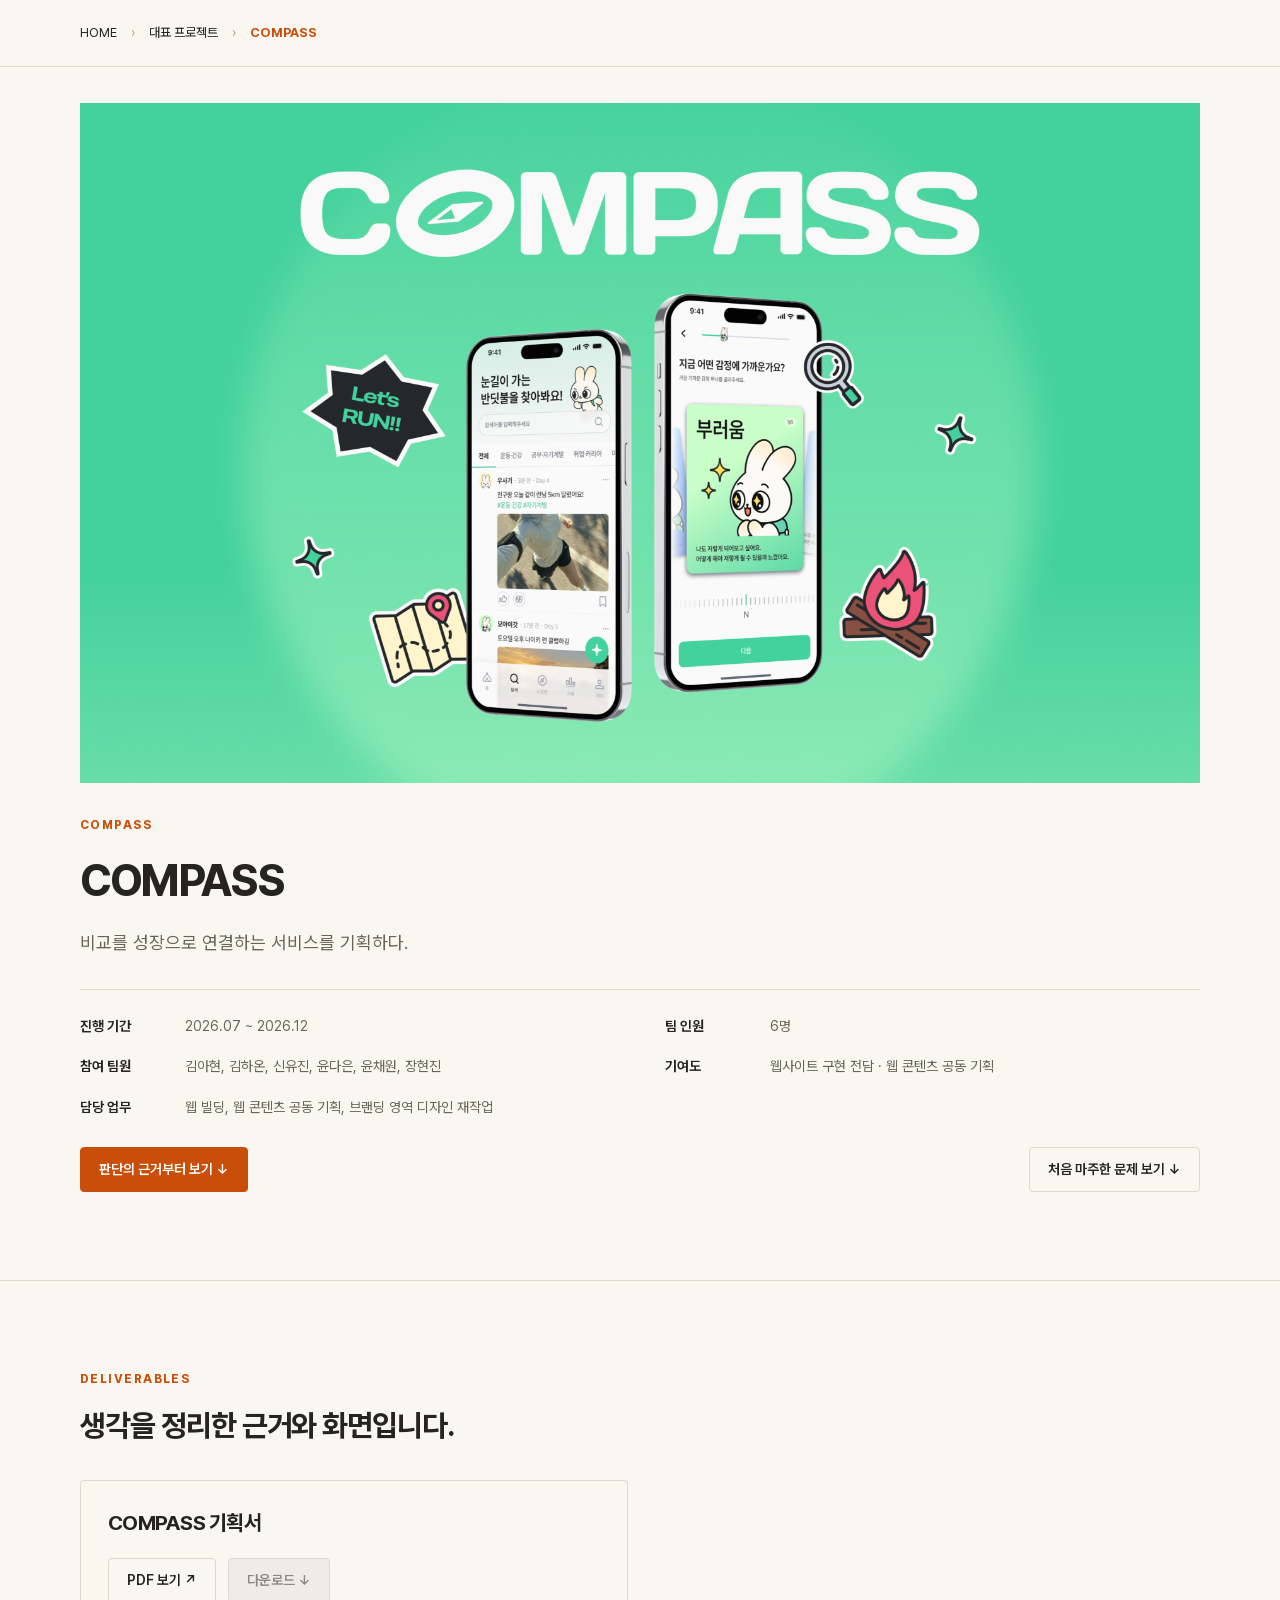
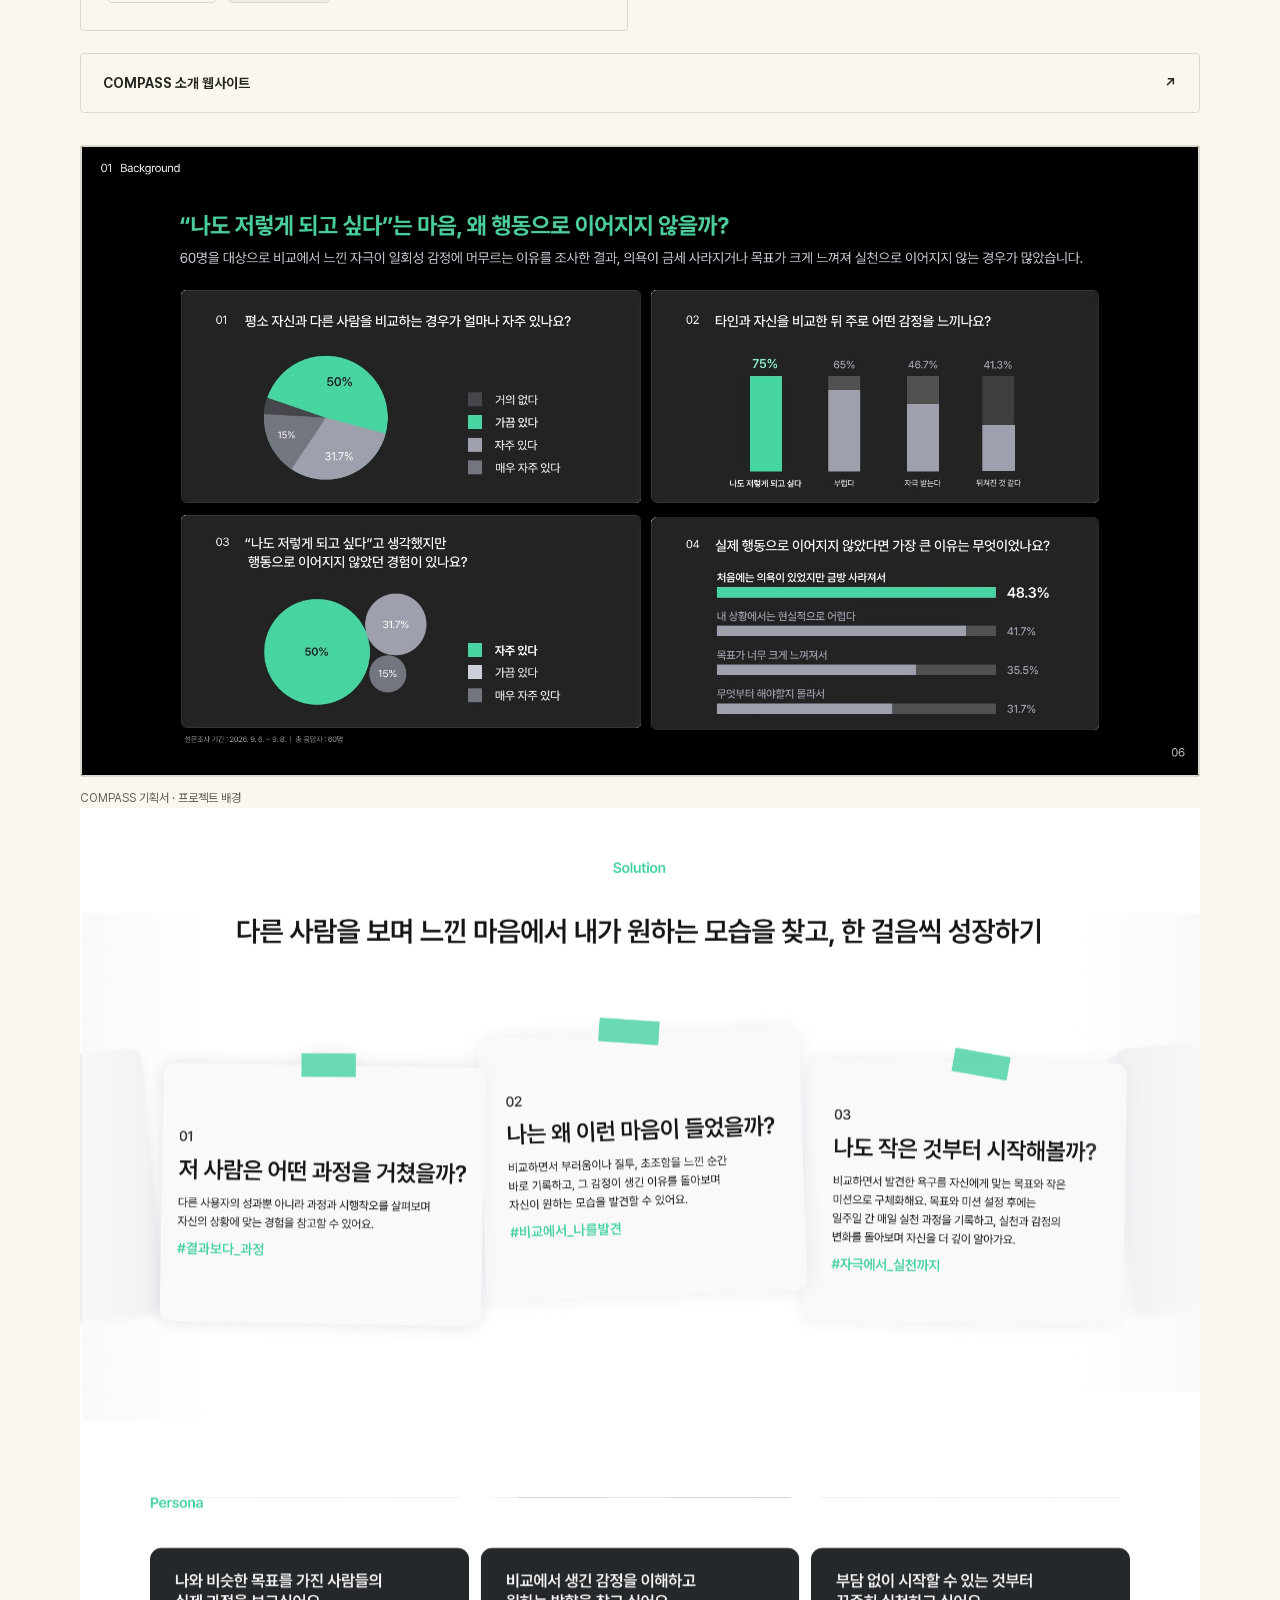
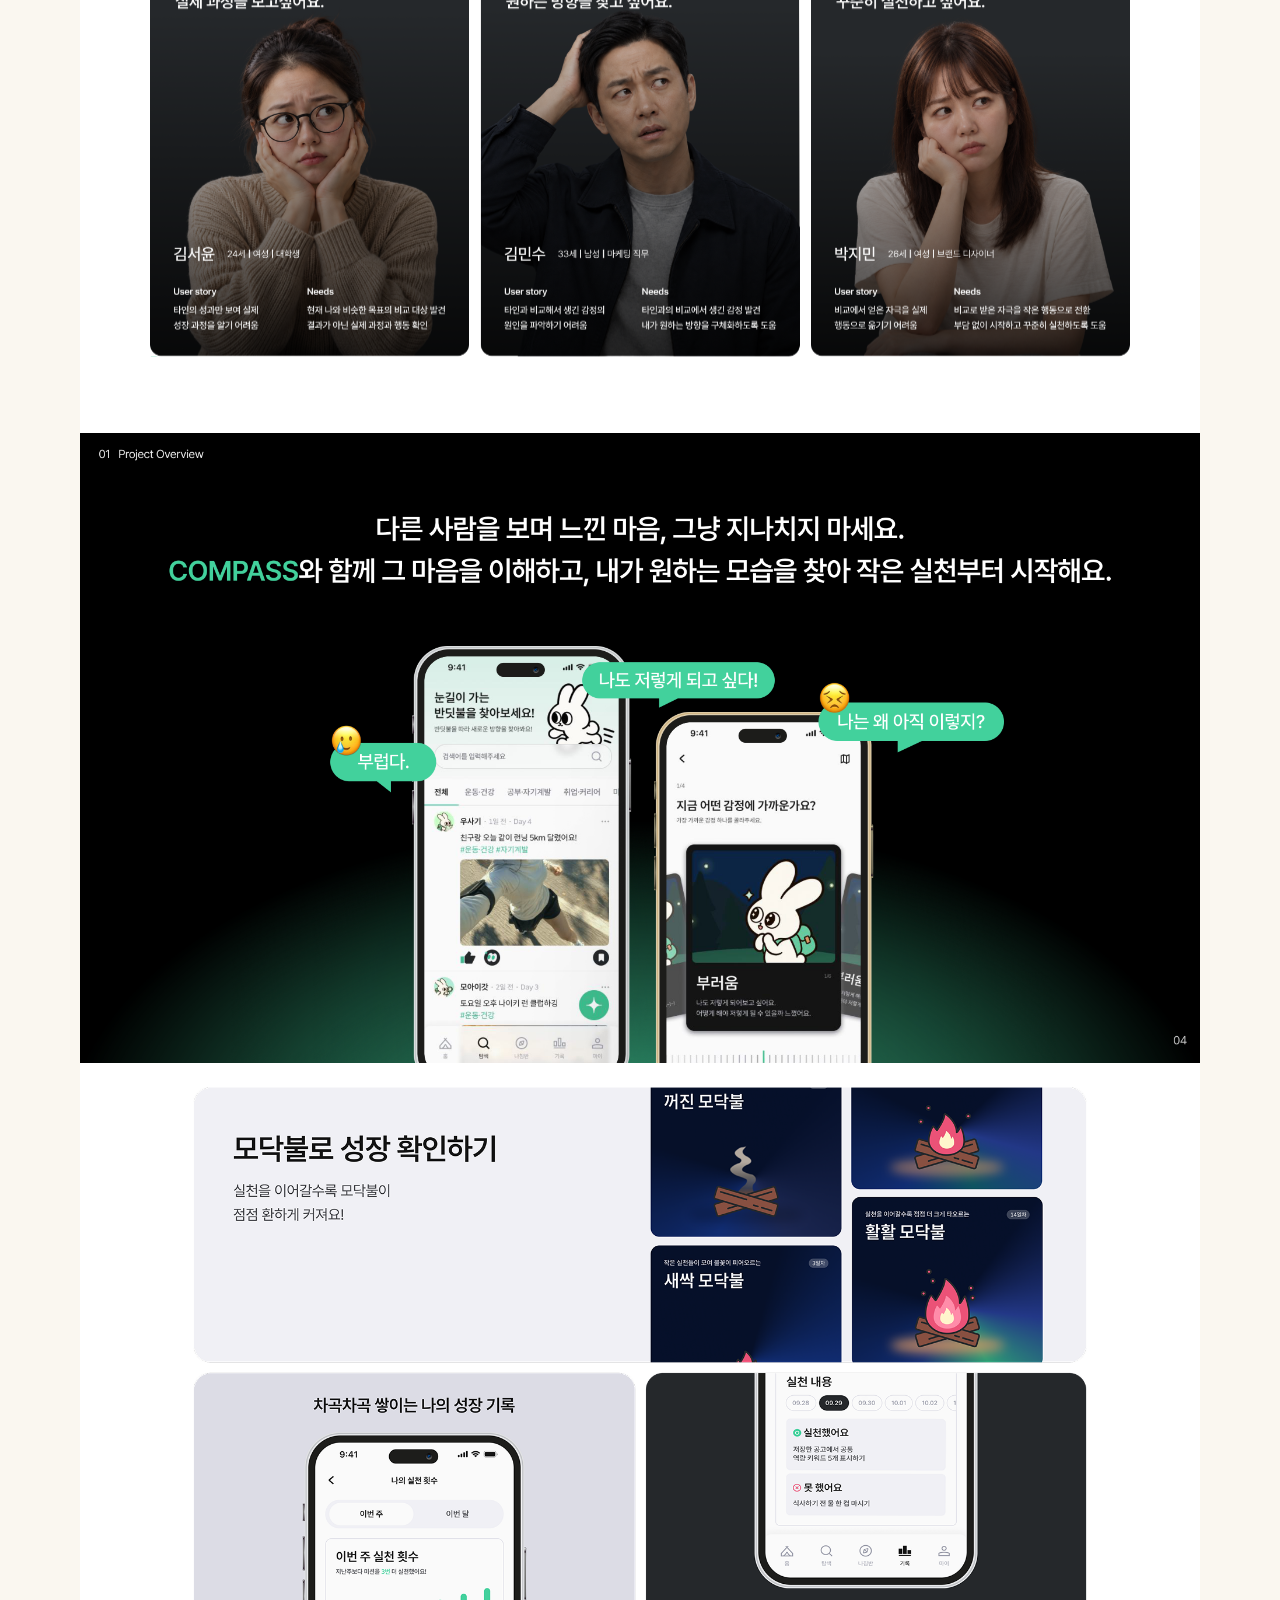
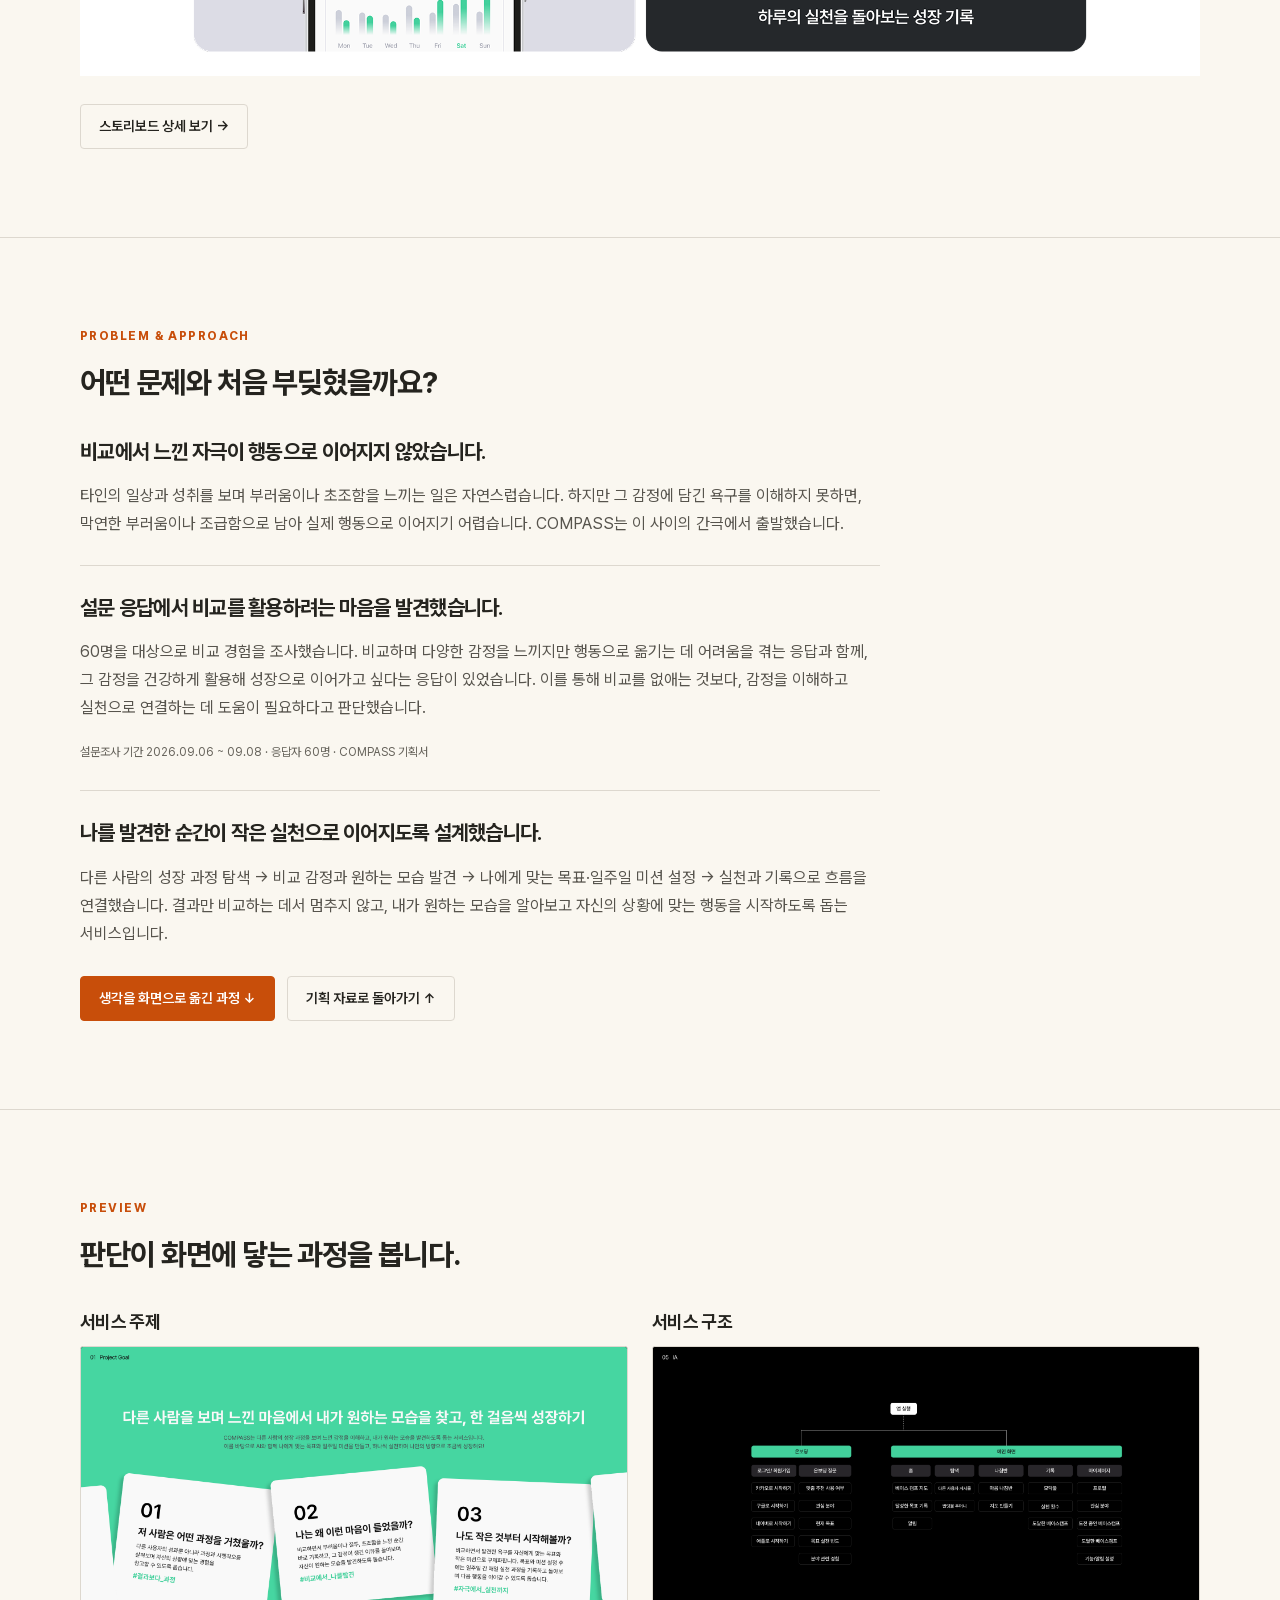
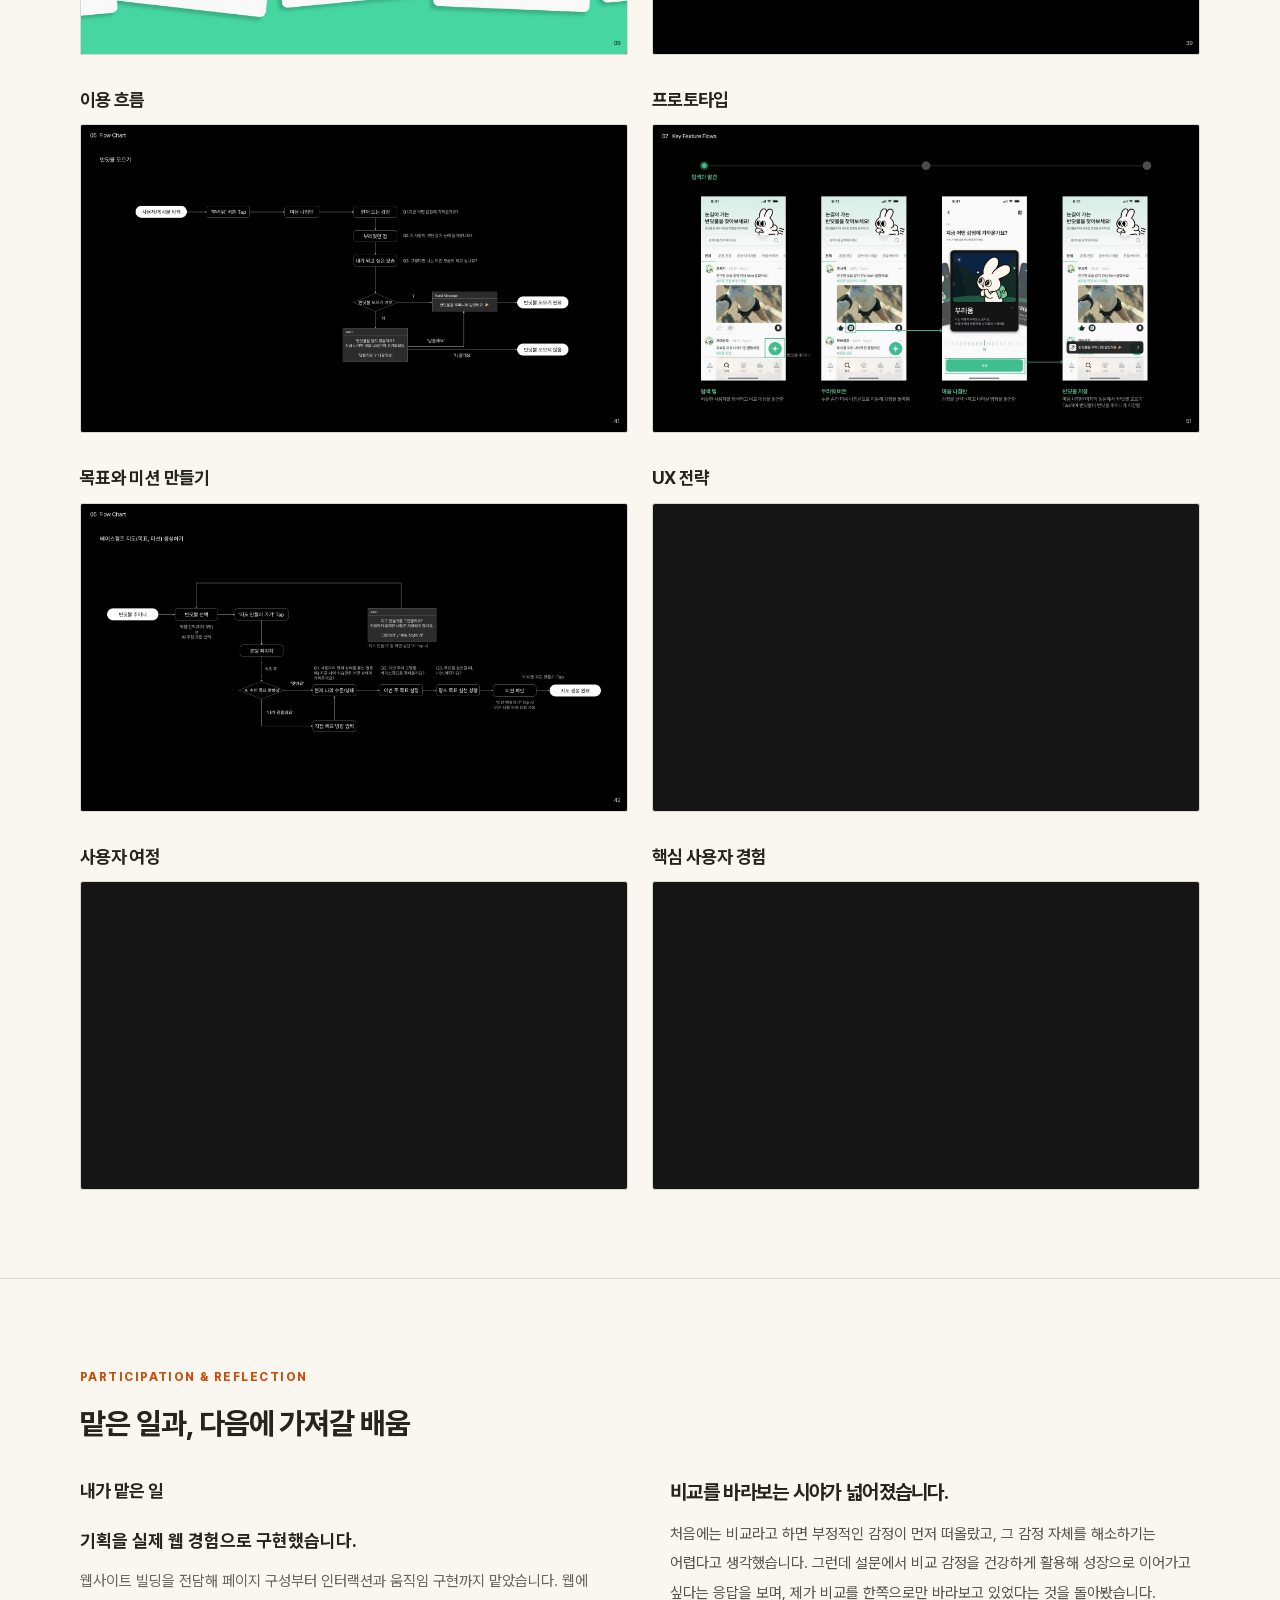
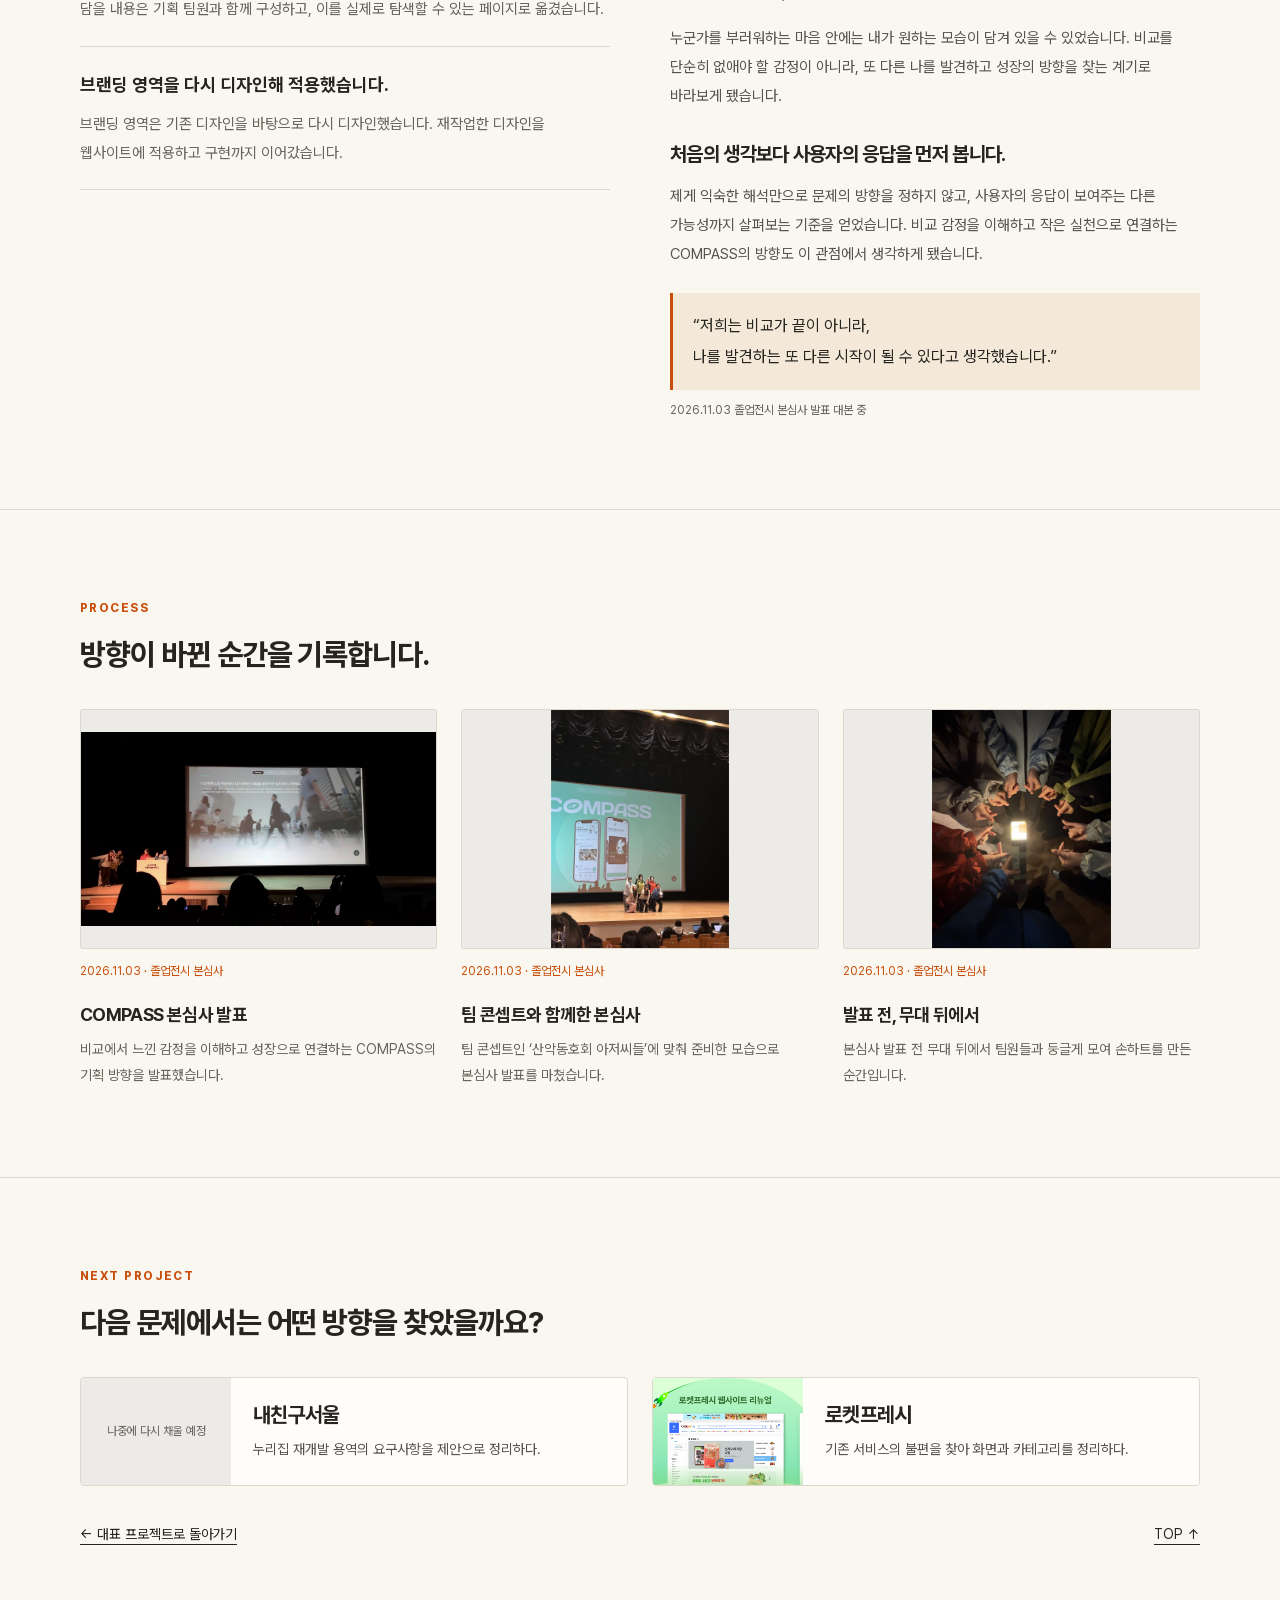
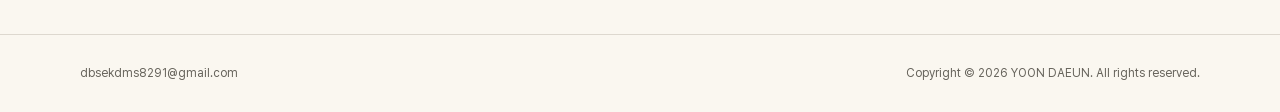
<file: projects/compass.html>
<!doctype html>
<html lang="ko"><head><meta charset="utf-8"><meta name="viewport" content="width=device-width,initial-scale=1"><title>COMPASS | 윤다은 UX 기획 포트폴리오</title><meta name="description" content="문제를 만나 사고를 넓히고, 근거를 모아 서비스의 흐름으로 정리하는 UX 기획자 윤다은의 포트폴리오."><meta name="theme-color" content="#faf7f0"><link rel="icon" href="../favicon.svg" type="image/svg+xml"><link rel="stylesheet" href="../style.css?v=20261117-5"><script src="../app.js?v=20261117-5" defer></script></head><body><a class="skip" href="#main">본문으로 바로가기</a><header class="detail-nav"><nav class="breadcrumbs wrap" aria-label="현재 위치"><a href="../?v=20261117-5#home">HOME</a><span aria-hidden="true">›</span><a href="../?v=20261117-5#projects">대표 프로젝트</a><span aria-hidden="true">›</span><strong aria-current="page">COMPASS</strong></nav></header><main id="main"><section class="section detail-hero" id="overview"><div class="wrap"><div class="detail-cover"><img src="../assets/compass-thumbnail.svg" alt="COMPASS — 비교에서 느낀 마음을 이해하고, 나를 움직이는 힘으로" width="1780" height="1080"></div><div class="detail-title"><span class="eyebrow">COMPASS</span><h1>COMPASS</h1><p class="lead">비교를 성장으로 연결하는 서비스를 기획하다.</p></div><dl class="detail-info"><div><dt>진행 기간</dt><dd>2026.07 ~ 2026.12</dd></div><div><dt>팀 인원</dt><dd>6명</dd></div><div><dt>참여 팀원</dt><dd>김아현, 김하온, 신유진, 윤다은, 윤채원, 장현진</dd></div><div><dt>기여도</dt><dd>웹사이트 구현 전담 · 웹 콘텐츠 공동 기획</dd></div><div><dt>담당 업무</dt><dd>웹 빌딩, 웹 콘텐츠 공동 기획, 브랜딩 영역 디자인 재작업</dd></div></dl><div class="actions"><a class="btn primary" href="#deliverables">판단의 근거부터 보기 ↓</a><a class="btn" href="#intro">처음 마주한 문제 보기 ↓</a></div></div></section>

<section class="section" id="deliverables"><div class="wrap"><div class="section-head"><span class="eyebrow">DELIVERABLES</span><h2>생각을 정리한 근거와 화면입니다.</h2></div><div class="deliverable-grid"><article class="document-card"><h3>COMPASS 기획서</h3><div class="actions"><a class="btn" href="../assets/compass-plan.pdf" target="_blank" rel="noopener">PDF 보기 ↗</a><button class="btn" disabled>다운로드 ↓</button></div></article></div><a class="external-link" href="https://yundaeun8291.github.io/compass-website/" target="_blank" rel="noopener"><span>COMPASS 소개 웹사이트</span><span aria-hidden="true">↗</span></a><figure class="wide-figure"><button class="image-button" data-enlarge="../assets/compass-research.jpg" data-caption="비교 경험과 행동으로 이어지지 않은 이유에 관한 설문 결과" aria-label="비교 경험과 행동으로 이어지지 않은 이유에 관한 설문 결과 확대"><img src="../assets/compass-research.jpg" alt="비교 경험과 행동으로 이어지지 않은 이유에 관한 설문 결과" width="1920" height="1080" loading="lazy"></button><figcaption>COMPASS 기획서 · 프로젝트 배경</figcaption></figure><div class="compass-sequence"><button class="image-button" data-enlarge="../assets/compass-solution.svg" data-caption="COMPASS 솔루션" aria-label="COMPASS 솔루션 확대"><img src="../assets/compass-solution.svg" alt="COMPASS 솔루션" width="1123" height="534" loading="lazy"></button><button class="image-button" data-enlarge="../assets/compass-persona.svg" data-caption="COMPASS 페르소나" aria-label="COMPASS 페르소나 확대"><img src="../assets/compass-persona.svg" alt="COMPASS 페르소나" width="1119" height="540" loading="lazy"></button><button class="image-button" data-enlarge="../assets/compass-overview-hd.png" data-caption="COMPASS 서비스 소개" aria-label="COMPASS 서비스 소개 확대"><img src="../assets/compass-overview-hd.png" alt="COMPASS 서비스 소개" width="907" height="504" loading="lazy"></button><button class="image-button" data-enlarge="../assets/compass-record-hd.png" data-caption="COMPASS 성장 기록" aria-label="COMPASS 성장 기록 확대"><img src="../assets/compass-record-hd.png" alt="COMPASS 성장 기록" width="1920" height="1050" loading="lazy"></button></div><div class="actions" id="storyboard"><a class="btn" href="../projects/compass-storyboard.html?v=20261117-5">스토리보드 상세 보기 →</a></div></div></section>

<section class="section" id="intro"><div class="wrap"><div class="section-head"><span class="eyebrow">PROBLEM &amp; APPROACH</span><h2>어떤 문제와 처음 부딪혔을까요?</h2></div><div class="narrative"><article class="intro-block"><h3>비교에서 느낀 자극이 행동으로 이어지지 않았습니다.</h3><p>타인의 일상과 성취를 보며 부러움이나 초조함을 느끼는 일은 자연스럽습니다. 하지만 그 감정에 담긴 욕구를 이해하지 못하면, 막연한 부러움이나 조급함으로 남아 실제 행동으로 이어지기 어렵습니다. COMPASS는 이 사이의 간극에서 출발했습니다.</p></article><article class="intro-block"><h3>설문 응답에서 비교를 활용하려는 마음을 발견했습니다.</h3><p>60명을 대상으로 비교 경험을 조사했습니다. 비교하며 다양한 감정을 느끼지만 행동으로 옮기는 데 어려움을 겪는 응답과 함께, 그 감정을 건강하게 활용해 성장으로 이어가고 싶다는 응답이 있었습니다. 이를 통해 비교를 없애는 것보다, 감정을 이해하고 실천으로 연결하는 데 도움이 필요하다고 판단했습니다.</p><div class="source-line">설문조사 기간 2026.09.06 ~ 09.08 · 응답자 60명 · COMPASS 기획서</div></article><article class="intro-block"><h3>나를 발견한 순간이 작은 실천으로 이어지도록 설계했습니다.</h3><p>다른 사람의 성장 과정 탐색 → 비교 감정과 원하는 모습 발견 → 나에게 맞는 목표·일주일 미션 설정 → 실천과 기록으로 흐름을 연결했습니다. 결과만 비교하는 데서 멈추지 않고, 내가 원하는 모습을 알아보고 자신의 상황에 맞는 행동을 시작하도록 돕는 서비스입니다.</p></article></div><div class="actions"><a class="btn primary" href="#preview">생각을 화면으로 옮긴 과정 ↓</a><a class="btn" href="#deliverables">기획 자료로 돌아가기 ↑</a></div></div></section>

<section class="section" id="preview"><div class="wrap"><div class="section-head"><span class="eyebrow">PREVIEW</span><h2>판단이 화면에 닿는 과정을 봅니다.</h2></div><div class="preview-grid"><article><h3>서비스 주제</h3><button class="image-button" data-enlarge="../assets/compass-subject-hd.png" data-caption="비교 감정의 이해에서 나만의 목표와 실천으로 연결하는 프로젝트 목적" aria-label="비교 감정의 이해에서 나만의 목표와 실천으로 연결하는 프로젝트 목적 확대"><img src="../assets/compass-subject-hd.png" alt="비교 감정의 이해에서 나만의 목표와 실천으로 연결하는 프로젝트 목적" width="1920" height="1080" loading="lazy"></button></article><article><h3>서비스 구조</h3><button class="image-button" data-enlarge="../assets/compass-structure-hd.png" data-caption="온보딩·홈·탐색·나침반·기록·마이페이지의 정보구조도" aria-label="온보딩·홈·탐색·나침반·기록·마이페이지의 정보구조도 확대"><img src="../assets/compass-structure-hd.png" alt="온보딩·홈·탐색·나침반·기록·마이페이지의 정보구조도" width="1920" height="1080" loading="lazy"></button></article><article><h3>이용 흐름</h3><button class="image-button" data-enlarge="../assets/compass-flow-hd.png" data-caption="비교 감정을 돌아보고 반딧불을 저장하는 이용 흐름" aria-label="비교 감정을 돌아보고 반딧불을 저장하는 이용 흐름 확대"><img src="../assets/compass-flow-hd.png" alt="비교 감정을 돌아보고 반딧불을 저장하는 이용 흐름" width="1920" height="1080" loading="lazy"></button></article><article><h3>프로토타입</h3><button class="image-button" data-enlarge="../assets/compass-screens.jpg" data-caption="탐색과 마음 나침반을 연결한 COMPASS 주요 화면" aria-label="탐색과 마음 나침반을 연결한 COMPASS 주요 화면 확대"><img src="../assets/compass-screens.jpg" alt="탐색과 마음 나침반을 연결한 COMPASS 주요 화면" width="1920" height="1080" loading="lazy"></button></article><article><h3>목표와 미션 만들기</h3><button type="button" class="image-button" data-enlarge="../assets/compass-goal-flow.png" data-caption="목표와 미션 만들기" aria-label="목표와 미션 만들기 확대"><img src="../assets/compass-goal-flow.png" alt="목표와 미션 만들기" loading="lazy" decoding="async"></button></article><article><h3>UX 전략</h3><button type="button" class="image-button" data-enlarge="../assets/compass-ux-strategy.png" data-caption="UX 전략" aria-label="UX 전략 확대"><img src="../assets/compass-ux-strategy.png" alt="UX 전략" loading="lazy" decoding="async"></button></article><article><h3>사용자 여정</h3><button type="button" class="image-button" data-enlarge="../assets/compass-journey.png" data-caption="사용자 여정" aria-label="사용자 여정 확대"><img src="../assets/compass-journey.png" alt="사용자 여정" loading="lazy" decoding="async"></button></article><article><h3>핵심 사용자 경험</h3><button type="button" class="image-button" data-enlarge="../assets/compass-mvp.png" data-caption="핵심 사용자 경험" aria-label="핵심 사용자 경험 확대"><img src="../assets/compass-mvp.png" alt="핵심 사용자 경험" loading="lazy" decoding="async"></button></article></div></div></section>

<section class="section" id="participation"><div class="wrap"><div class="section-head"><span class="eyebrow">PARTICIPATION &amp; REFLECTION</span><h2>맡은 일과, 다음에 가져갈 배움</h2></div><div class="two-col"><div><h3 class="subheading">내가 맡은 일</h3><ul class="contribution"><li><strong>기획을 실제 웹 경험으로 구현했습니다.</strong><p>웹사이트 빌딩을 전담해 페이지 구성부터 인터랙션과 움직임 구현까지 맡았습니다. 웹에 담을 내용은 기획 팀원과 함께 구성하고, 이를 실제로 탐색할 수 있는 페이지로 옮겼습니다.</p></li><li><strong>브랜딩 영역을 다시 디자인해 적용했습니다.</strong><p>브랜딩 영역은 기존 디자인을 바탕으로 다시 디자인했습니다. 재작업한 디자인을 웹사이트에 적용하고 구현까지 이어갔습니다.</p></li></ul></div><div class="reflection"><h3>비교를 바라보는 시야가 넓어졌습니다.</h3><p>처음에는 비교라고 하면 부정적인 감정이 먼저 떠올랐고, 그 감정 자체를 해소하기는 어렵다고 생각했습니다. 그런데 설문에서 비교 감정을 건강하게 활용해 성장으로 이어가고 싶다는 응답을 보며, 제가 비교를 한쪽으로만 바라보고 있었다는 것을 돌아봤습니다.</p><p>누군가를 부러워하는 마음 안에는 내가 원하는 모습이 담겨 있을 수 있었습니다. 비교를 단순히 없애야 할 감정이 아니라, 또 다른 나를 발견하고 성장의 방향을 찾는 계기로 바라보게 됐습니다.</p><h3>처음의 생각보다 사용자의 응답을 먼저 봅니다.</h3><p>제게 익숙한 해석만으로 문제의 방향을 정하지 않고, 사용자의 응답이 보여주는 다른 가능성까지 살펴보는 기준을 얻었습니다. 비교 감정을 이해하고 작은 실천으로 연결하는 COMPASS의 방향도 이 관점에서 생각하게 됐습니다.</p><blockquote>“저희는 비교가 끝이 아니라,<br>나를 발견하는 또 다른 시작이 될 수 있다고 생각했습니다.”</blockquote><div class="quote-source">2026.11.03 졸업전시 본심사 발표 대본 중</div></div></div></div></section>

<section class="section" id="process"><div class="wrap"><div class="section-head"><span class="eyebrow">PROCESS</span><h2>방향이 바뀐 순간을 기록합니다.</h2></div><div class="process-grid"><article class="process-card"><button class="image-button" data-enlarge="../assets/presentation.webp" data-caption="COMPASS 본심사 발표" aria-label="COMPASS 본심사 발표 확대"><img src="../assets/presentation.webp" alt="COMPASS 본심사 발표" width="1206" height="660" loading="lazy"></button><div class="process-date">2026.11.03 · 졸업전시 본심사</div><h3>COMPASS 본심사 발표</h3><p>비교에서 느낀 감정을 이해하고 성장으로 연결하는 COMPASS의 기획 방향을 발표했습니다.</p></article><article class="process-card"><button class="image-button" data-enlarge="../assets/team.webp" data-caption="팀 콘셉트와 함께한 본심사" aria-label="팀 콘셉트와 함께한 본심사 확대"><img src="../assets/team.webp" alt="팀 콘셉트와 함께한 본심사" width="1800" height="2400" loading="lazy"></button><div class="process-date">2026.11.03 · 졸업전시 본심사</div><h3>팀 콘셉트와 함께한 본심사</h3><p>팀 콘셉트인 ‘산악동호회 아저씨들’에 맞춰 준비한 모습으로 본심사 발표를 마쳤습니다.</p></article><article class="process-card"><button class="image-button" data-enlarge="../assets/backstage.webp" data-caption="발표 전, 무대 뒤에서" aria-label="발표 전, 무대 뒤에서 확대"><img src="../assets/backstage.webp" alt="발표 전, 무대 뒤에서" width="1800" height="2400" loading="lazy"></button><div class="process-date">2026.11.03 · 졸업전시 본심사</div><h3>발표 전, 무대 뒤에서</h3><p>본심사 발표 전 무대 뒤에서 팀원들과 둥글게 모여 손하트를 만든 순간입니다.</p></article></div></div></section>

<section class="section" id="next"><div class="wrap"><div class="section-head"><span class="eyebrow">NEXT PROJECT</span><h2>다음 문제에서는 어떤 방향을 찾았을까요?</h2></div><div class="next-grid"><a class="project-card" href="../projects/seoul-rfp.html?v=20261117-5" data-project data-types="proposal"><div class="project-thumb"><div class="placeholder">나중에 다시 채울 예정</div></div><div class="project-copy"><h3>내친구서울</h3><p>누리집 재개발 용역의 요구사항을 제안으로 정리하다.</p></div></a><a class="project-card" href="../projects/rocketfresh.html?v=20261117-5" data-project data-types="plan renewal"><div class="project-thumb"><img src="../assets/rocketfresh-cover.png" alt="로켓프레시 리뉴얼 프로젝트 대표 이미지" loading="lazy"></div><div class="project-copy"><h3>로켓프레시</h3><p>기존 서비스의 불편을 찾아 화면과 카테고리를 정리하다.</p></div></a></div><div class="detail-bottom-actions"><a href="../?v=20261117-5#projects" data-return>← 대표 프로젝트로 돌아가기</a><a href="#overview">TOP ↑</a></div></div></section></main><footer class="footer wrap"><a href="mailto:dbsekdms8291@gmail.com">dbsekdms8291@gmail.com</a><span>Copyright © 2026 YOON DAEUN. All rights reserved.</span></footer><dialog class="image-dialog" aria-labelledby="dialog-title"><div class="dialog-bar"><span class="dialog-title" id="dialog-title"></span><button class="dialog-close" aria-label="확대 이미지 닫기">닫기 ×</button></div><img class="dialog-image" alt=""></dialog></body></html>
</file>
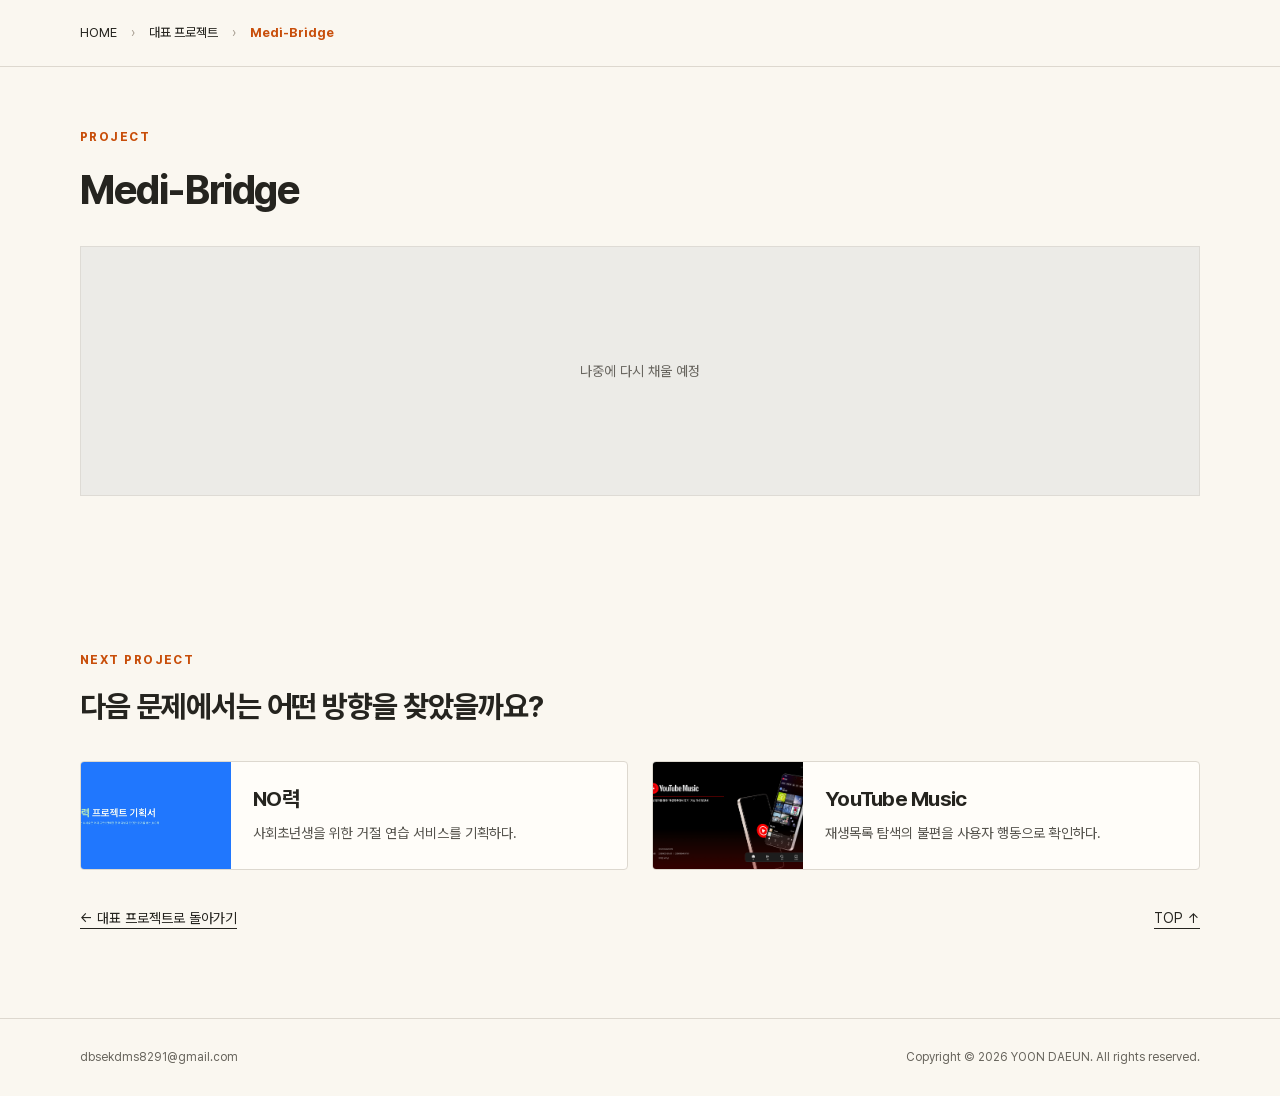
<file: projects/medi-bridge.html>
<!doctype html>
<html lang="ko"><head><meta charset="utf-8"><meta name="viewport" content="width=device-width,initial-scale=1"><title>Medi-Bridge | 윤다은 UX 기획 포트폴리오</title><meta name="description" content="문제를 만나 사고를 넓히고, 근거를 모아 서비스의 흐름으로 정리하는 UX 기획자 윤다은의 포트폴리오."><meta name="theme-color" content="#faf7f0"><link rel="icon" href="../favicon.svg" type="image/svg+xml"><link rel="stylesheet" href="../style.css?v=20261117-5"><script src="../app.js?v=20261117-5" defer></script></head><body><a class="skip" href="#main">본문으로 바로가기</a><header class="detail-nav"><nav class="breadcrumbs wrap" aria-label="현재 위치"><a href="../?v=20261117-5#home">HOME</a><span aria-hidden="true">›</span><a href="../?v=20261117-5#projects">대표 프로젝트</a><span aria-hidden="true">›</span><strong aria-current="page">Medi-Bridge</strong></nav></header><main id="main"><section id="overview" class="wrap placeholder-page"><span class="eyebrow">PROJECT</span><h1>Medi-Bridge</h1><div class="placeholder">나중에 다시 채울 예정</div></section><section class="section" id="next"><div class="wrap"><div class="section-head"><span class="eyebrow">NEXT PROJECT</span><h2>다음 문제에서는 어떤 방향을 찾았을까요?</h2></div><div class="next-grid"><a class="project-card" href="../projects/noryeok.html?v=20261117-5" data-project data-types="plan new"><div class="project-thumb"><img src="../assets/noryeok.webp" alt="NO력 프로젝트 썸네일" loading="lazy" width="800" height="500"></div><div class="project-copy"><h3>NO력</h3><p>사회초년생을 위한 거절 연습 서비스를 기획하다.</p></div></a><a class="project-card" href="../projects/youtube-music.html?v=20261117-5" data-project data-types="plan renewal"><div class="project-thumb"><img src="../assets/youtube-music-cover.png" alt="YouTube Music 대표 이미지" loading="lazy"></div><div class="project-copy"><h3>YouTube Music</h3><p>재생목록 탐색의 불편을 사용자 행동으로 확인하다.</p></div></a></div><div class="detail-bottom-actions"><a href="../?v=20261117-5#projects" data-return>← 대표 프로젝트로 돌아가기</a><a href="#overview">TOP ↑</a></div></div></section></main><footer class="footer wrap"><a href="mailto:dbsekdms8291@gmail.com">dbsekdms8291@gmail.com</a><span>Copyright © 2026 YOON DAEUN. All rights reserved.</span></footer></body></html>
</file>
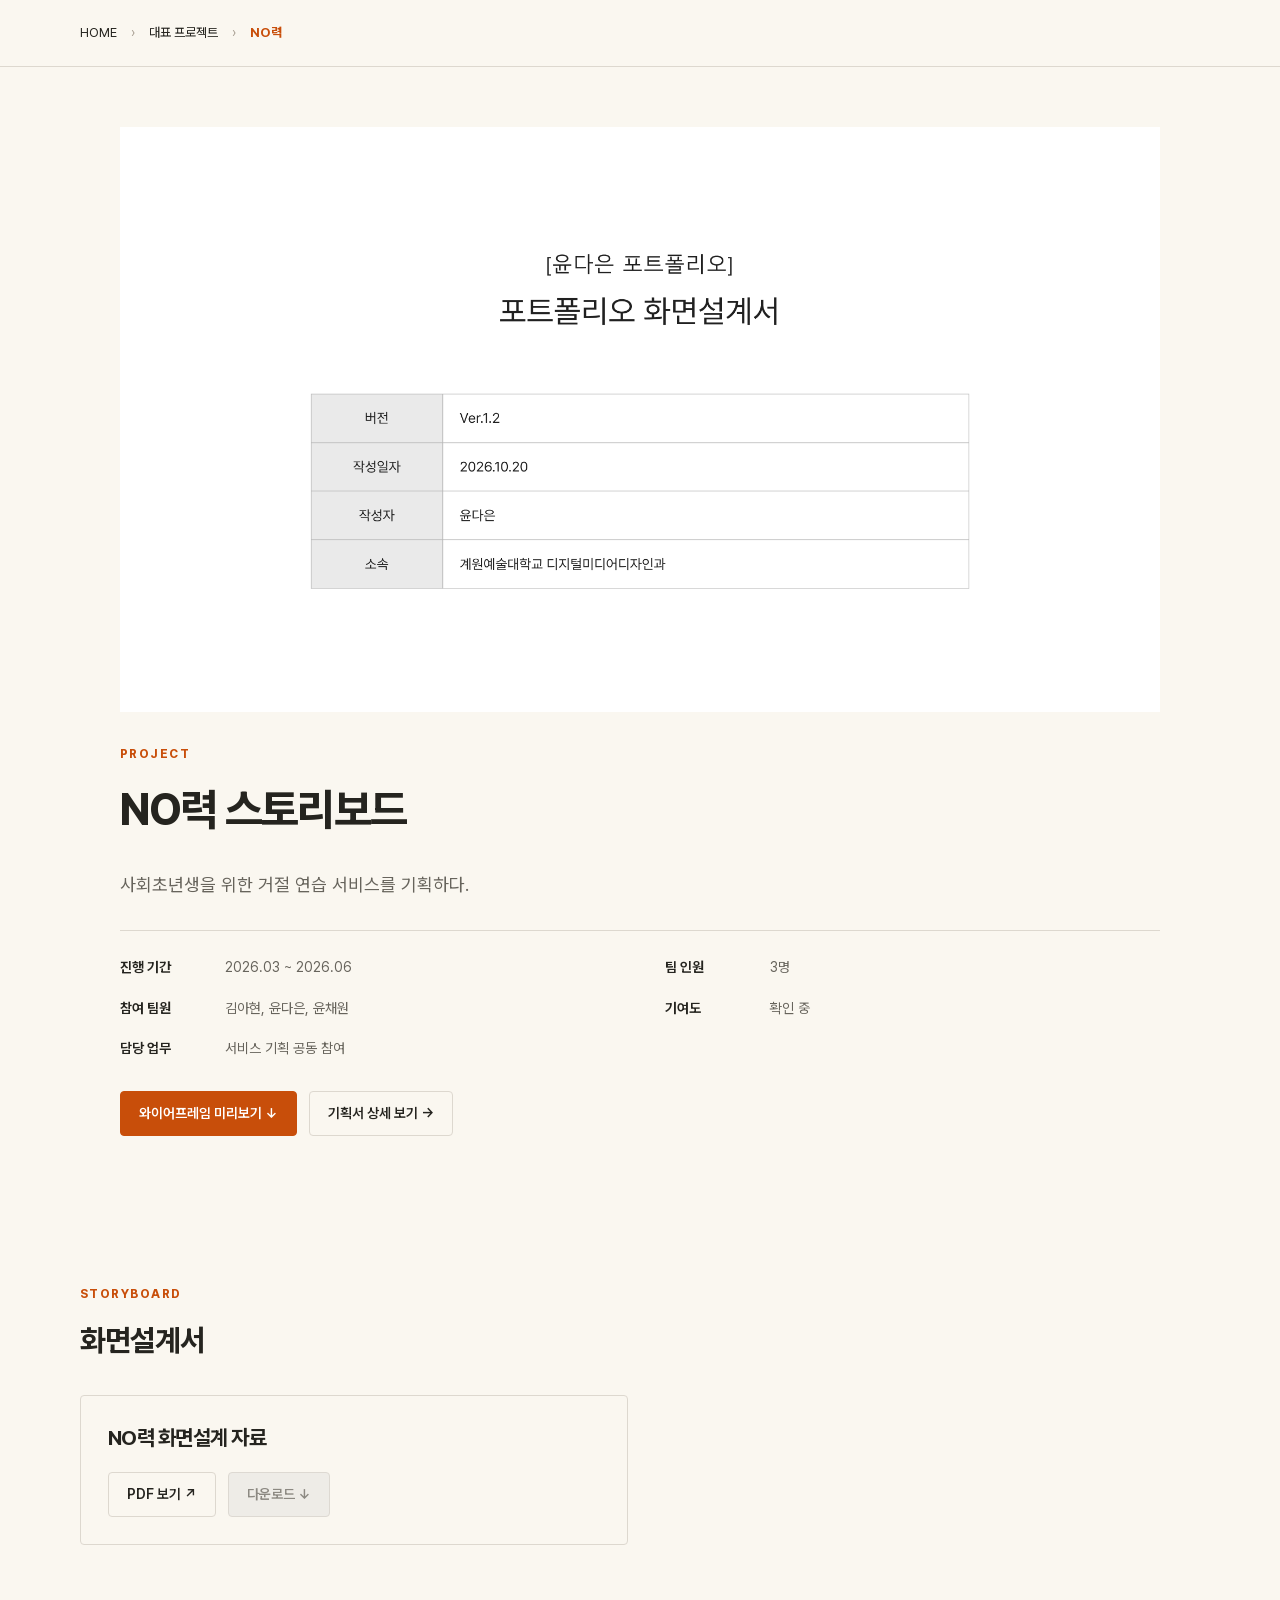
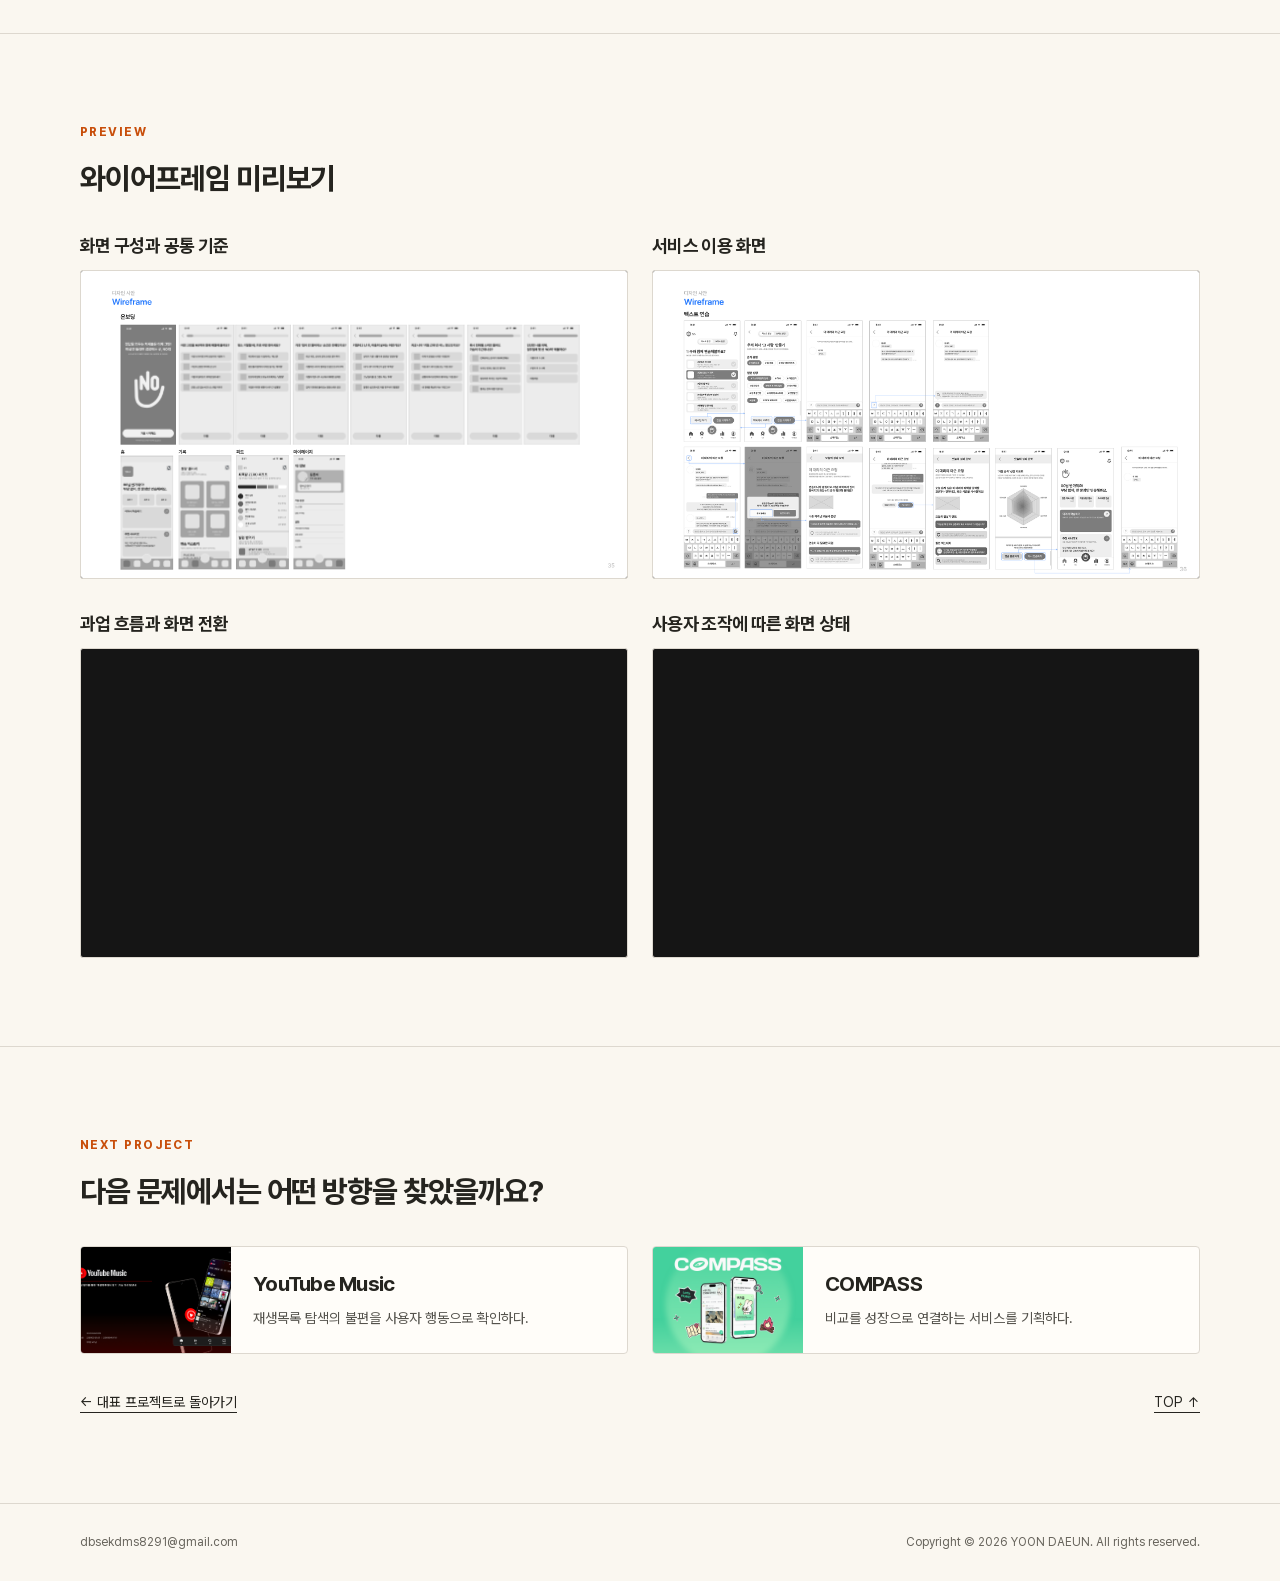
<file: projects/noryeok-storyboard.html>
<!doctype html>
<html lang="ko"><head><meta charset="utf-8"><meta name="viewport" content="width=device-width,initial-scale=1"><title>NO력 스토리보드 | 윤다은 UX 기획 포트폴리오</title><meta name="description" content="문제를 만나 사고를 넓히고, 근거를 모아 서비스의 흐름으로 정리하는 UX 기획자 윤다은의 포트폴리오."><meta name="theme-color" content="#faf7f0"><link rel="icon" href="../favicon.svg" type="image/svg+xml"><link rel="stylesheet" href="../style.css?v=20261117-5"><script src="../app.js?v=20261117-5" defer></script></head><body><a class="skip" href="#main">본문으로 바로가기</a><header class="detail-nav"><nav class="breadcrumbs wrap" aria-label="현재 위치"><a href="../?v=20261117-5#home">HOME</a><span aria-hidden="true">›</span><a href="../?v=20261117-5#projects">대표 프로젝트</a><span aria-hidden="true">›</span><strong aria-current="page">NO력</strong></nav></header><main id="main"><section class="wrap placeholder-page" id="overview"><div class="wrap"><div class="detail-cover storyboard-detail-cover"><img src="../assets/storyboard-thumbnail.png" alt="NO력 스토리보드 표지" width="1920" height="1080"></div><div class="detail-title"><span class="eyebrow">PROJECT</span><h1>NO력 스토리보드</h1><p class="lead">사회초년생을 위한 거절 연습 서비스를 기획하다.</p></div><dl class="detail-info"><div><dt>진행 기간</dt><dd>2026.03 ~ 2026.06</dd></div><div><dt>팀 인원</dt><dd>3명</dd></div><div><dt>참여 팀원</dt><dd>김아현, 윤다은, 윤채원</dd></div><div><dt>기여도</dt><dd>확인 중</dd></div><div><dt>담당 업무</dt><dd>서비스 기획 공동 참여</dd></div></dl><div class="actions"><a class="btn primary" href="#preview">와이어프레임 미리보기 ↓</a><a class="btn" href="../projects/noryeok.html?v=20261117-5">기획서 상세 보기 →</a></div></div></section>

<section class="section" id="deliverables"><div class="wrap"><div class="section-head"><span class="eyebrow">STORYBOARD</span><h2>화면설계서</h2></div><div class="deliverable-grid"><article class="document-card"><h3>NO력 화면설계 자료</h3><div class="actions"><a class="btn" href="../assets/noryeok-plan.pdf#page=35" target="_blank" rel="noopener">PDF 보기 ↗</a><button class="btn" disabled>다운로드 ↓</button></div></article></div></div></section><section class="section" id="preview"><div class="wrap"><div class="section-head"><span class="eyebrow">PREVIEW</span><h2>와이어프레임 미리보기</h2></div><div class="preview-grid"><article><h3>화면 구성과 공통 기준</h3><button type="button" class="image-button" data-enlarge="../assets/noryeok-storyboard-1.svg" data-caption="화면 구성과 공통 기준" aria-label="화면 구성과 공통 기준 확대"><img src="../assets/noryeok-storyboard-1.svg" alt="화면 구성과 공통 기준" loading="lazy" decoding="async"></button></article><article><h3>서비스 이용 화면</h3><button type="button" class="image-button" data-enlarge="../assets/noryeok-storyboard-2.png" data-caption="서비스 이용 화면" aria-label="서비스 이용 화면 확대"><img src="../assets/noryeok-storyboard-2.png" alt="서비스 이용 화면" loading="lazy" decoding="async"></button></article><article><h3>과업 흐름과 화면 전환</h3><button type="button" class="image-button" data-enlarge="../assets/noryeok-storyboard-3.png" data-caption="과업 흐름과 화면 전환" aria-label="과업 흐름과 화면 전환 확대"><img src="../assets/noryeok-storyboard-3.png" alt="과업 흐름과 화면 전환" loading="lazy" decoding="async"></button></article><article><h3>사용자 조작에 따른 화면 상태</h3><button type="button" class="image-button" data-enlarge="../assets/noryeok-storyboard-4.png" data-caption="사용자 조작에 따른 화면 상태" aria-label="사용자 조작에 따른 화면 상태 확대"><img src="../assets/noryeok-storyboard-4.png" alt="사용자 조작에 따른 화면 상태" loading="lazy" decoding="async"></button></article></div></div></section><section class="section" id="next"><div class="wrap"><div class="section-head"><span class="eyebrow">NEXT PROJECT</span><h2>다음 문제에서는 어떤 방향을 찾았을까요?</h2></div><div class="next-grid"><a class="project-card" href="../projects/youtube-music.html?v=20261117-5" data-project data-types="plan renewal"><div class="project-thumb"><img src="../assets/youtube-music-cover.png" alt="YouTube Music 대표 이미지" loading="lazy"></div><div class="project-copy"><h3>YouTube Music</h3><p>재생목록 탐색의 불편을 사용자 행동으로 확인하다.</p></div></a><a class="project-card" href="../projects/compass.html?v=20261117-5" data-project data-types="plan new"><div class="project-thumb"><img src="../assets/compass-thumbnail.svg" alt="COMPASS 대표 이미지" loading="lazy"></div><div class="project-copy"><h3>COMPASS</h3><p>비교를 성장으로 연결하는 서비스를 기획하다.</p></div></a></div><div class="detail-bottom-actions"><a href="../?v=20261117-5#projects" data-return>← 대표 프로젝트로 돌아가기</a><a href="#overview">TOP ↑</a></div></div></section></main><footer class="footer wrap"><a href="mailto:dbsekdms8291@gmail.com">dbsekdms8291@gmail.com</a><span>Copyright © 2026 YOON DAEUN. All rights reserved.</span></footer><dialog class="image-dialog" aria-labelledby="dialog-title"><div class="dialog-bar"><span class="dialog-title" id="dialog-title"></span><button class="dialog-close" aria-label="확대 이미지 닫기">닫기 ×</button></div><img class="dialog-image" alt=""></dialog></body></html>
</file>
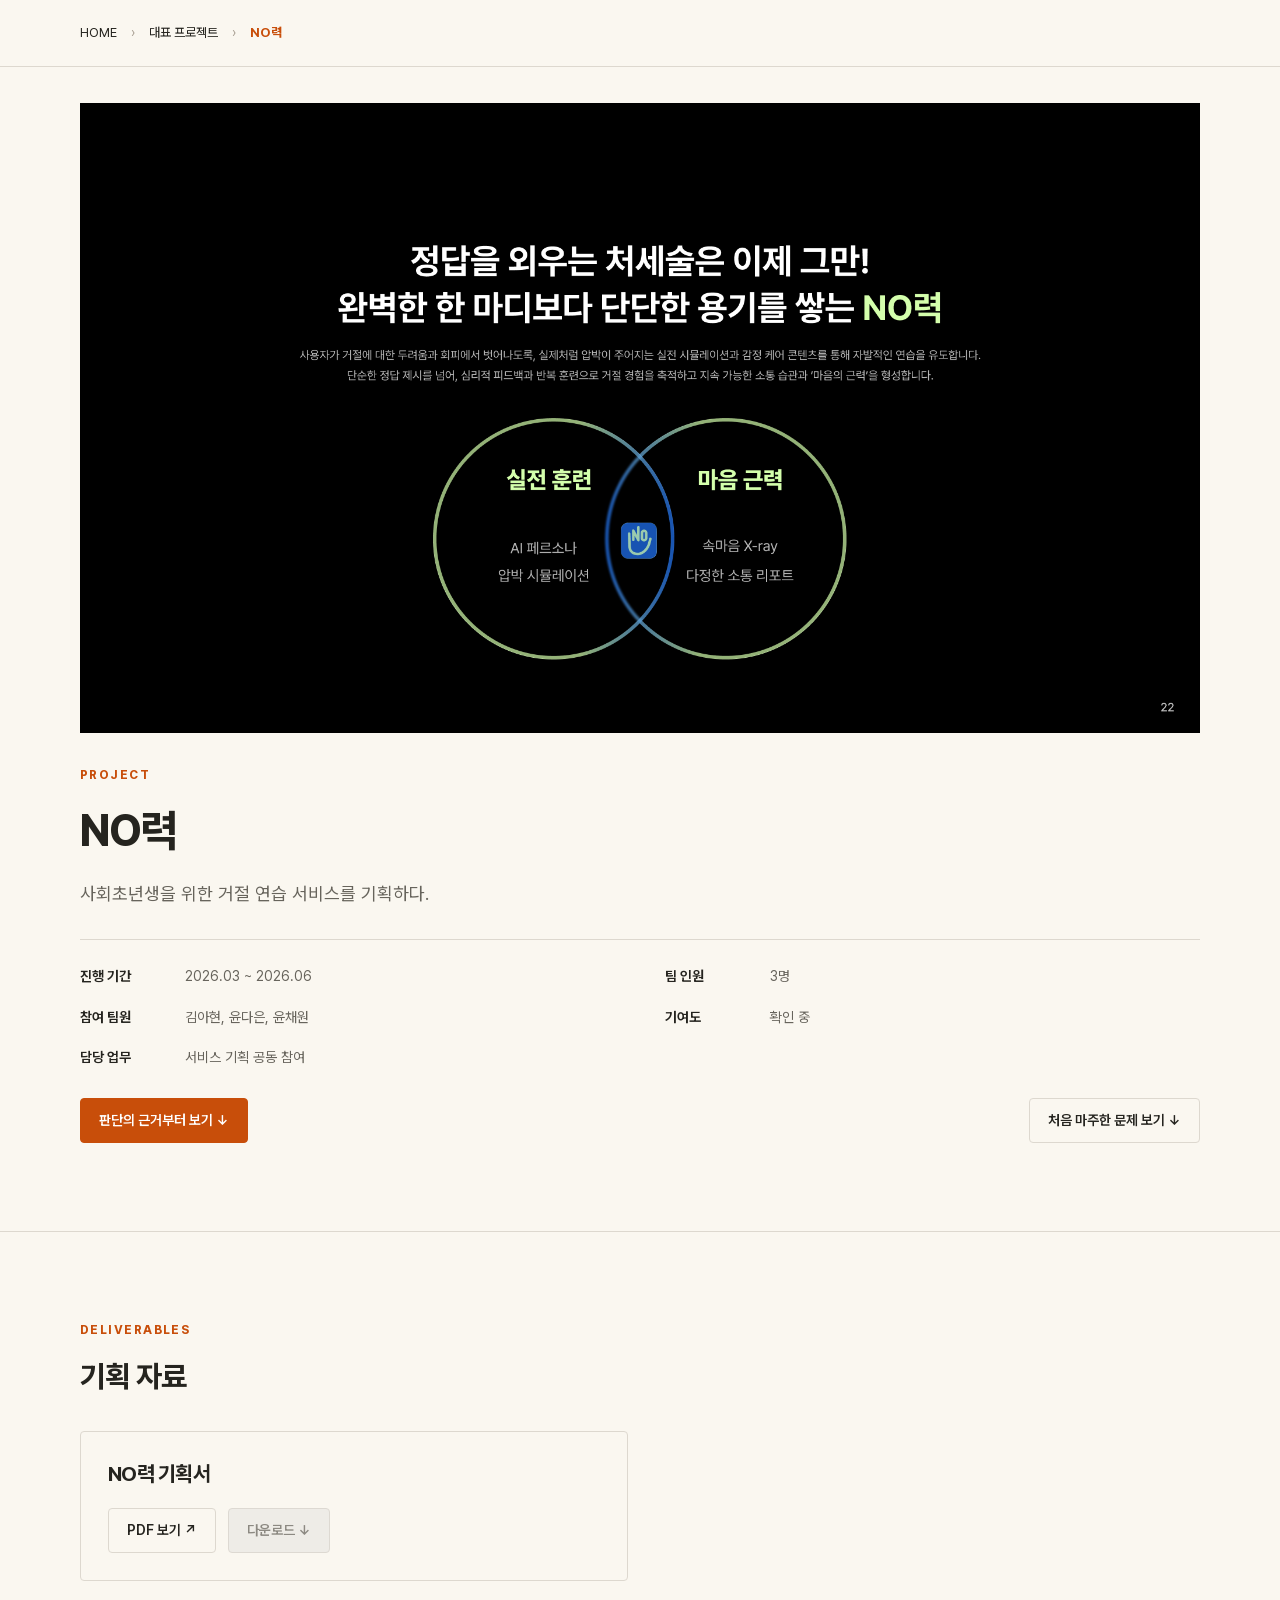
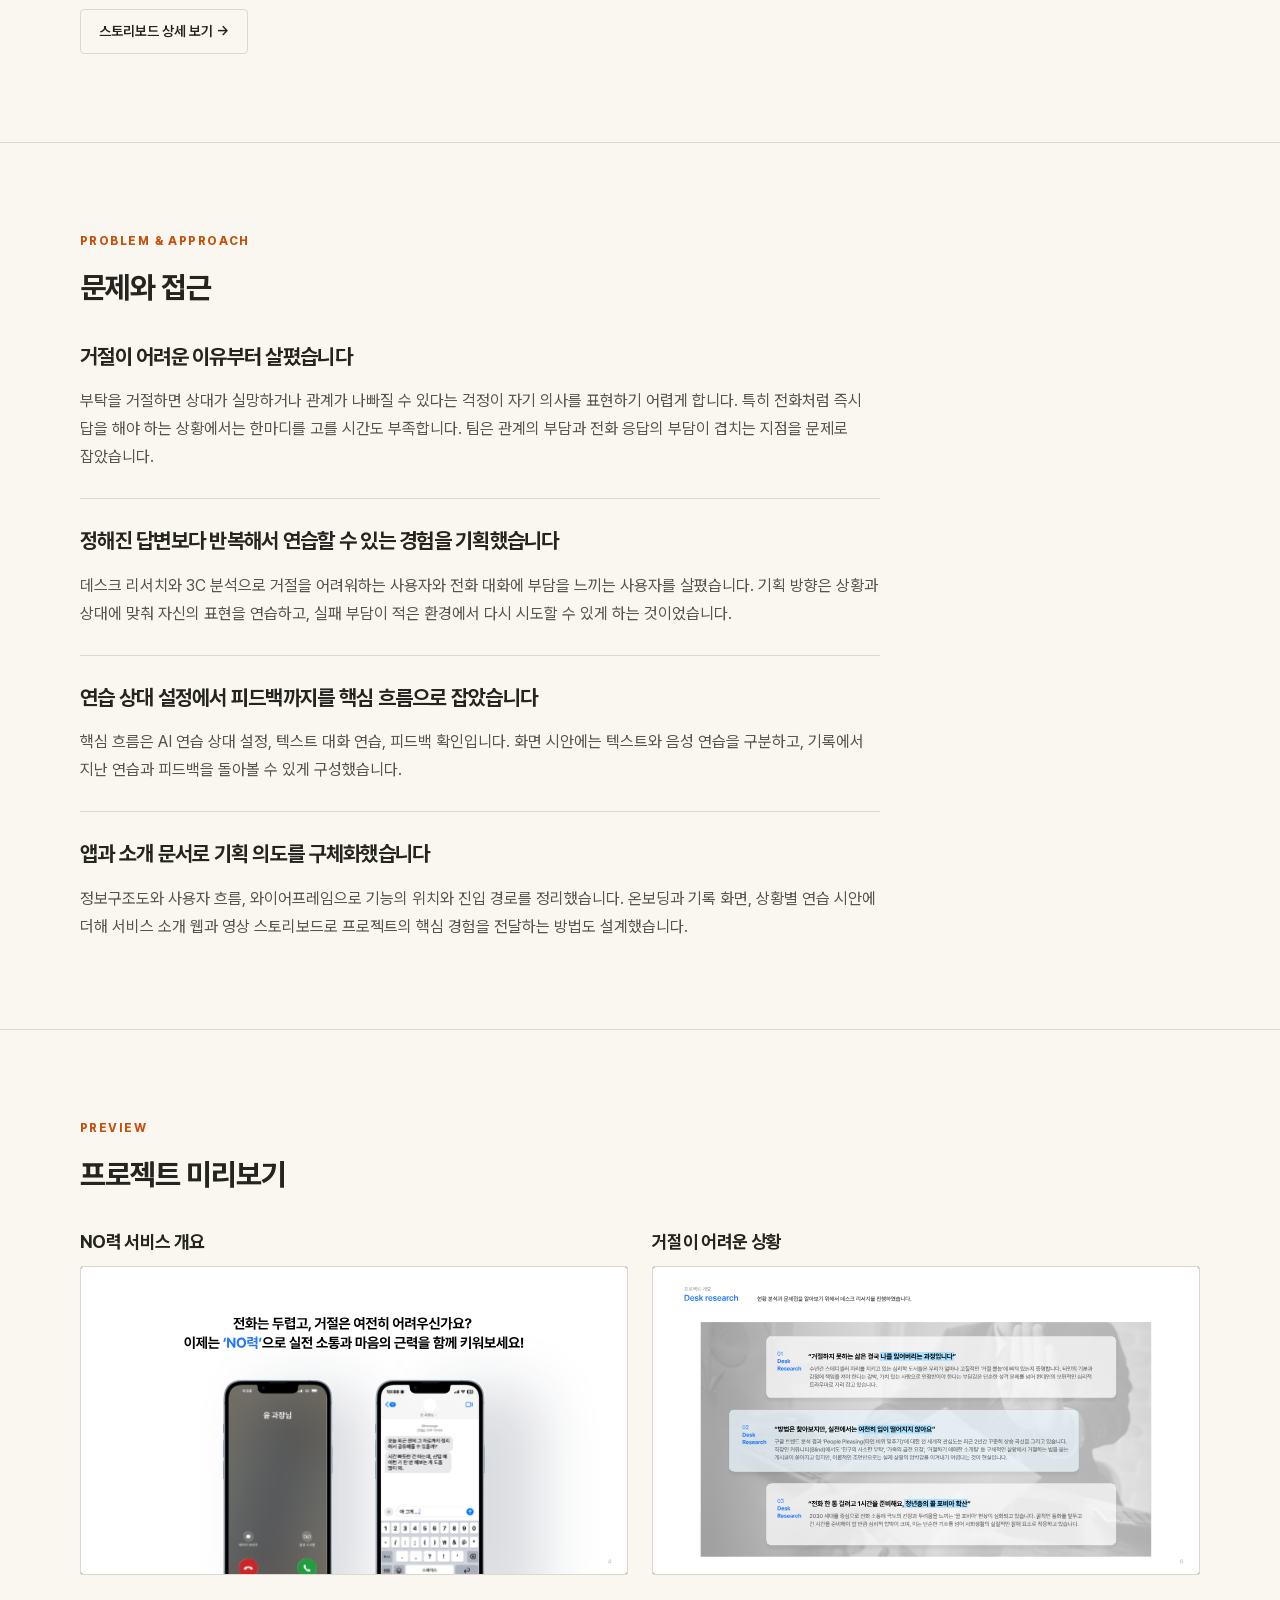
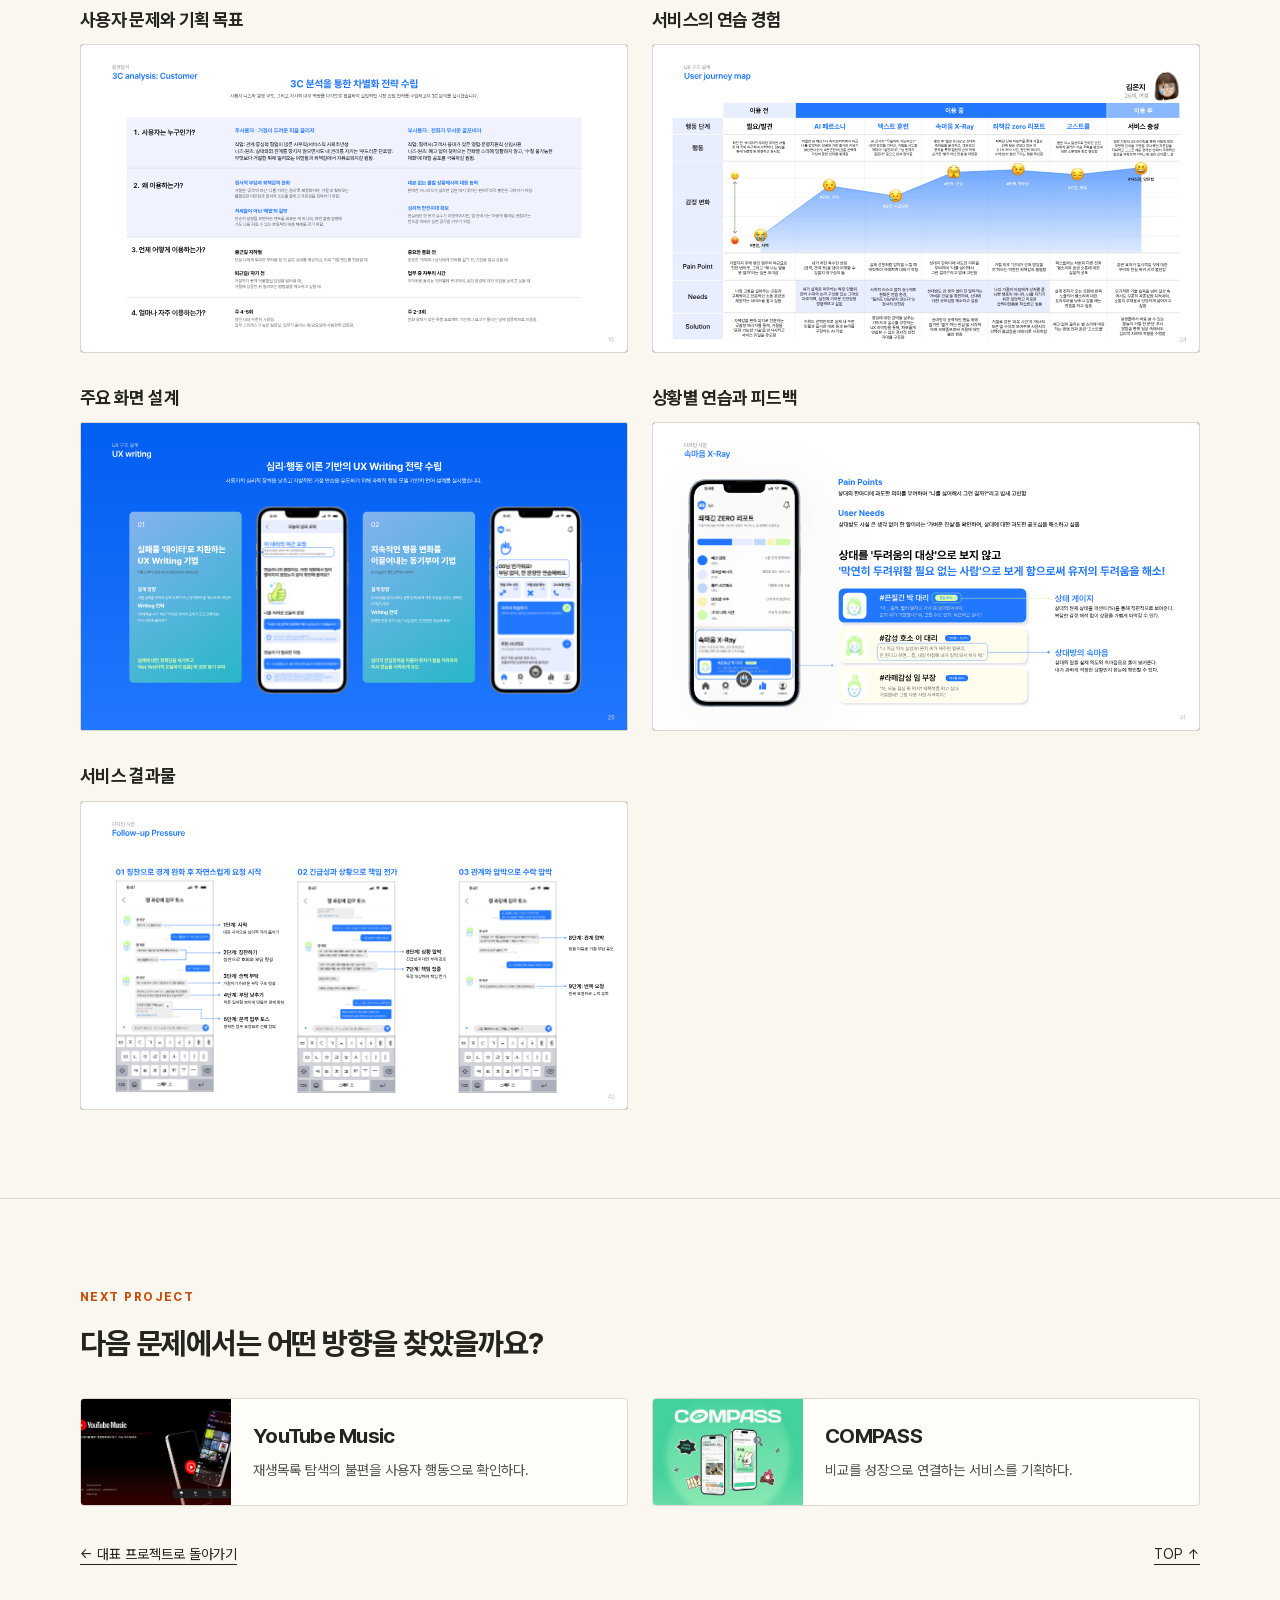
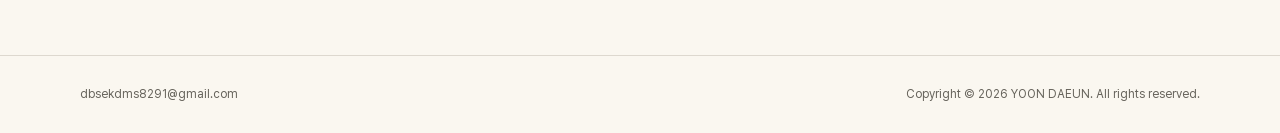
<file: projects/noryeok.html>
<!doctype html>
<html lang="ko"><head><meta charset="utf-8"><meta name="viewport" content="width=device-width,initial-scale=1"><title>NO력 | 윤다은 UX 기획 포트폴리오</title><meta name="description" content="문제를 만나 사고를 넓히고, 근거를 모아 서비스의 흐름으로 정리하는 UX 기획자 윤다은의 포트폴리오."><meta name="theme-color" content="#faf7f0"><link rel="icon" href="../favicon.svg" type="image/svg+xml"><link rel="stylesheet" href="../style.css?v=20261117-5"><script src="../app.js?v=20261117-5" defer></script></head><body><a class="skip" href="#main">본문으로 바로가기</a><header class="detail-nav"><nav class="breadcrumbs wrap" aria-label="현재 위치"><a href="../?v=20261117-5#home">HOME</a><span aria-hidden="true">›</span><a href="../?v=20261117-5#projects">대표 프로젝트</a><span aria-hidden="true">›</span><strong aria-current="page">NO력</strong></nav></header><main id="main"><section class="section detail-hero" id="overview"><div class="wrap"><div class="detail-cover"><img src="../assets/noryeok-cover.png" alt="NO력 대표 이미지"></div><div class="detail-title"><span class="eyebrow">PROJECT</span><h1>NO력</h1><p class="lead">사회초년생을 위한 거절 연습 서비스를 기획하다.</p></div><dl class="detail-info"><div><dt>진행 기간</dt><dd>2026.03 ~ 2026.06</dd></div><div><dt>팀 인원</dt><dd>3명</dd></div><div><dt>참여 팀원</dt><dd>김아현, 윤다은, 윤채원</dd></div><div><dt>기여도</dt><dd>확인 중</dd></div><div><dt>담당 업무</dt><dd>서비스 기획 공동 참여</dd></div></dl><div class="actions"><a class="btn primary" href="#deliverables">판단의 근거부터 보기 ↓</a><a class="btn" href="#intro">처음 마주한 문제 보기 ↓</a></div></div></section>

<section class="section" id="deliverables"><div class="wrap"><div class="section-head"><span class="eyebrow">DELIVERABLES</span><h2>기획 자료</h2></div><div class="deliverable-grid"><article class="document-card"><h3>NO력 기획서</h3><div class="actions"><a class="btn" href="../assets/noryeok-plan.pdf" target="_blank" rel="noopener">PDF 보기 ↗</a><button class="btn" disabled>다운로드 ↓</button></div></article></div><div class="actions" id="storyboard"><a class="btn" href="../projects/noryeok-storyboard.html?v=20261117-5">스토리보드 상세 보기 →</a></div></div></section><section class="section" id="intro"><div class="wrap"><div class="section-head"><span class="eyebrow">PROBLEM &amp; APPROACH</span><h2>문제와 접근</h2></div><div class="narrative"><article class="intro-block"><h3>거절이 어려운 이유부터 살폈습니다</h3><p>부탁을 거절하면 상대가 실망하거나 관계가 나빠질 수 있다는 걱정이 자기 의사를 표현하기 어렵게 합니다. 특히 전화처럼 즉시 답을 해야 하는 상황에서는 한마디를 고를 시간도 부족합니다. 팀은 관계의 부담과 전화 응답의 부담이 겹치는 지점을 문제로 잡았습니다.</p></article><article class="intro-block"><h3>정해진 답변보다 반복해서 연습할 수 있는 경험을 기획했습니다</h3><p>데스크 리서치와 3C 분석으로 거절을 어려워하는 사용자와 전화 대화에 부담을 느끼는 사용자를 살폈습니다. 기획 방향은 상황과 상대에 맞춰 자신의 표현을 연습하고, 실패 부담이 적은 환경에서 다시 시도할 수 있게 하는 것이었습니다.</p></article><article class="intro-block"><h3>연습 상대 설정에서 피드백까지를 핵심 흐름으로 잡았습니다</h3><p>핵심 흐름은 AI 연습 상대 설정, 텍스트 대화 연습, 피드백 확인입니다. 화면 시안에는 텍스트와 음성 연습을 구분하고, 기록에서 지난 연습과 피드백을 돌아볼 수 있게 구성했습니다.</p></article><article class="intro-block"><h3>앱과 소개 문서로 기획 의도를 구체화했습니다</h3><p>정보구조도와 사용자 흐름, 와이어프레임으로 기능의 위치와 진입 경로를 정리했습니다. 온보딩과 기록 화면, 상황별 연습 시안에 더해 서비스 소개 웹과 영상 스토리보드로 프로젝트의 핵심 경험을 전달하는 방법도 설계했습니다.</p></article></div></div></section><section class="section" id="preview"><div class="wrap"><div class="section-head"><span class="eyebrow">PREVIEW</span><h2>프로젝트 미리보기</h2></div><div class="preview-grid"><article><h3>NO력 서비스 개요</h3><button type="button" class="image-button" data-enlarge="../assets/noryeok-preview-1.svg" data-caption="NO력 서비스 개요" aria-label="NO력 서비스 개요 확대"><img src="../assets/noryeok-preview-1.svg" alt="NO력 서비스 개요" loading="lazy" decoding="async"></button></article><article><h3>거절이 어려운 상황</h3><button type="button" class="image-button" data-enlarge="../assets/noryeok-preview-2.svg" data-caption="거절이 어려운 상황" aria-label="거절이 어려운 상황 확대"><img src="../assets/noryeok-preview-2.svg" alt="거절이 어려운 상황" loading="lazy" decoding="async"></button></article><article><h3>사용자 문제와 기획 목표</h3><button type="button" class="image-button" data-enlarge="../assets/noryeok-preview-3.svg" data-caption="사용자 문제와 기획 목표" aria-label="사용자 문제와 기획 목표 확대"><img src="../assets/noryeok-preview-3.svg" alt="사용자 문제와 기획 목표" loading="lazy" decoding="async"></button></article><article><h3>서비스의 연습 경험</h3><button type="button" class="image-button" data-enlarge="../assets/noryeok-preview-4.svg" data-caption="서비스의 연습 경험" aria-label="서비스의 연습 경험 확대"><img src="../assets/noryeok-preview-4.svg" alt="서비스의 연습 경험" loading="lazy" decoding="async"></button></article><article><h3>주요 화면 설계</h3><button type="button" class="image-button" data-enlarge="../assets/noryeok-preview-5.svg" data-caption="주요 화면 설계" aria-label="주요 화면 설계 확대"><img src="../assets/noryeok-preview-5.svg" alt="주요 화면 설계" loading="lazy" decoding="async"></button></article><article><h3>상황별 연습과 피드백</h3><button type="button" class="image-button" data-enlarge="../assets/noryeok-preview-6.svg" data-caption="상황별 연습과 피드백" aria-label="상황별 연습과 피드백 확대"><img src="../assets/noryeok-preview-6.svg" alt="상황별 연습과 피드백" loading="lazy" decoding="async"></button></article><article><h3>서비스 결과물</h3><button type="button" class="image-button" data-enlarge="../assets/noryeok-preview-7.svg" data-caption="서비스 결과물" aria-label="서비스 결과물 확대"><img src="../assets/noryeok-preview-7.svg" alt="서비스 결과물" loading="lazy" decoding="async"></button></article></div></div></section><section class="section" id="next"><div class="wrap"><div class="section-head"><span class="eyebrow">NEXT PROJECT</span><h2>다음 문제에서는 어떤 방향을 찾았을까요?</h2></div><div class="next-grid"><a class="project-card" href="../projects/youtube-music.html?v=20261117-5" data-project data-types="plan renewal"><div class="project-thumb"><img src="../assets/youtube-music-cover.png" alt="YouTube Music 대표 이미지" loading="lazy"></div><div class="project-copy"><h3>YouTube Music</h3><p>재생목록 탐색의 불편을 사용자 행동으로 확인하다.</p></div></a><a class="project-card" href="../projects/compass.html?v=20261117-5" data-project data-types="plan new"><div class="project-thumb"><img src="../assets/compass-thumbnail.svg" alt="COMPASS 대표 이미지" loading="lazy"></div><div class="project-copy"><h3>COMPASS</h3><p>비교를 성장으로 연결하는 서비스를 기획하다.</p></div></a></div><div class="detail-bottom-actions"><a href="../?v=20261117-5#projects" data-return>← 대표 프로젝트로 돌아가기</a><a href="#overview">TOP ↑</a></div></div></section></main><footer class="footer wrap"><a href="mailto:dbsekdms8291@gmail.com">dbsekdms8291@gmail.com</a><span>Copyright © 2026 YOON DAEUN. All rights reserved.</span></footer><dialog class="image-dialog" aria-labelledby="dialog-title"><div class="dialog-bar"><span class="dialog-title" id="dialog-title"></span><button class="dialog-close" aria-label="확대 이미지 닫기">닫기 ×</button></div><img class="dialog-image" alt=""></dialog></body></html>
</file>
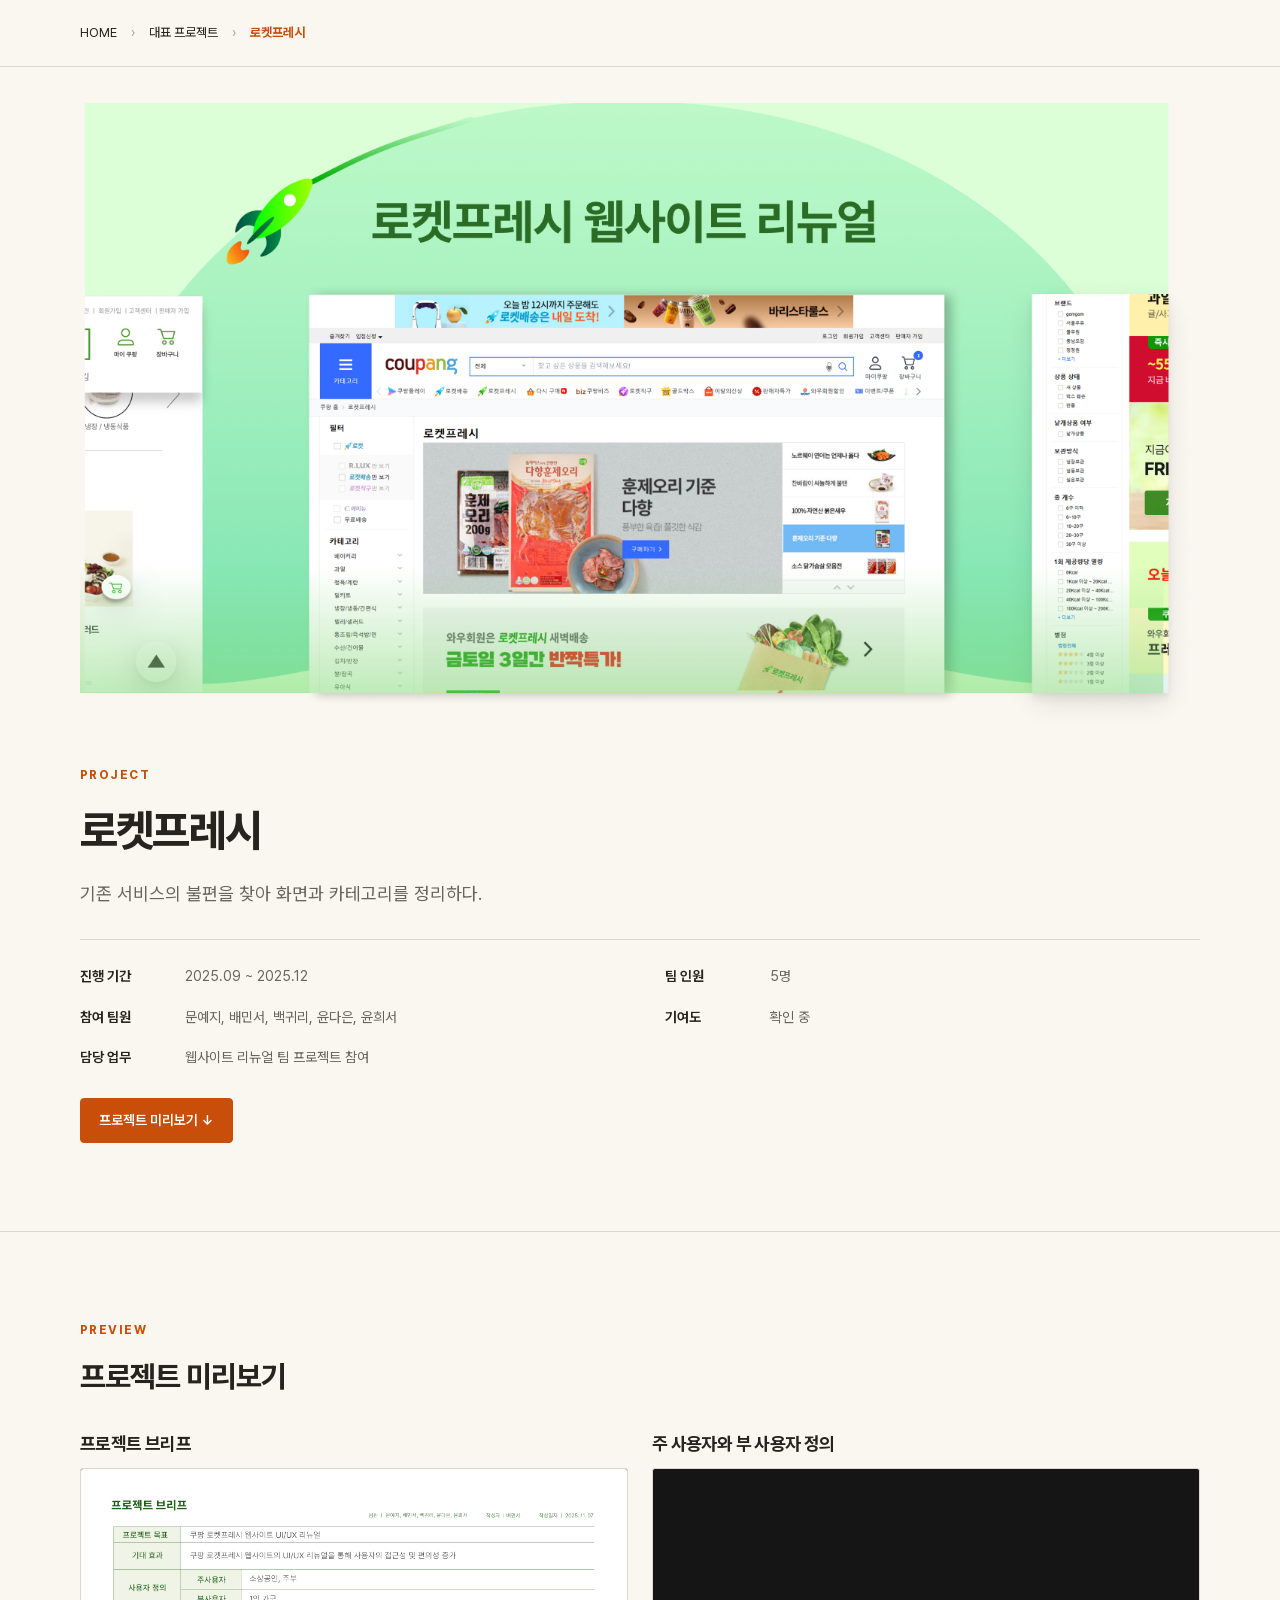
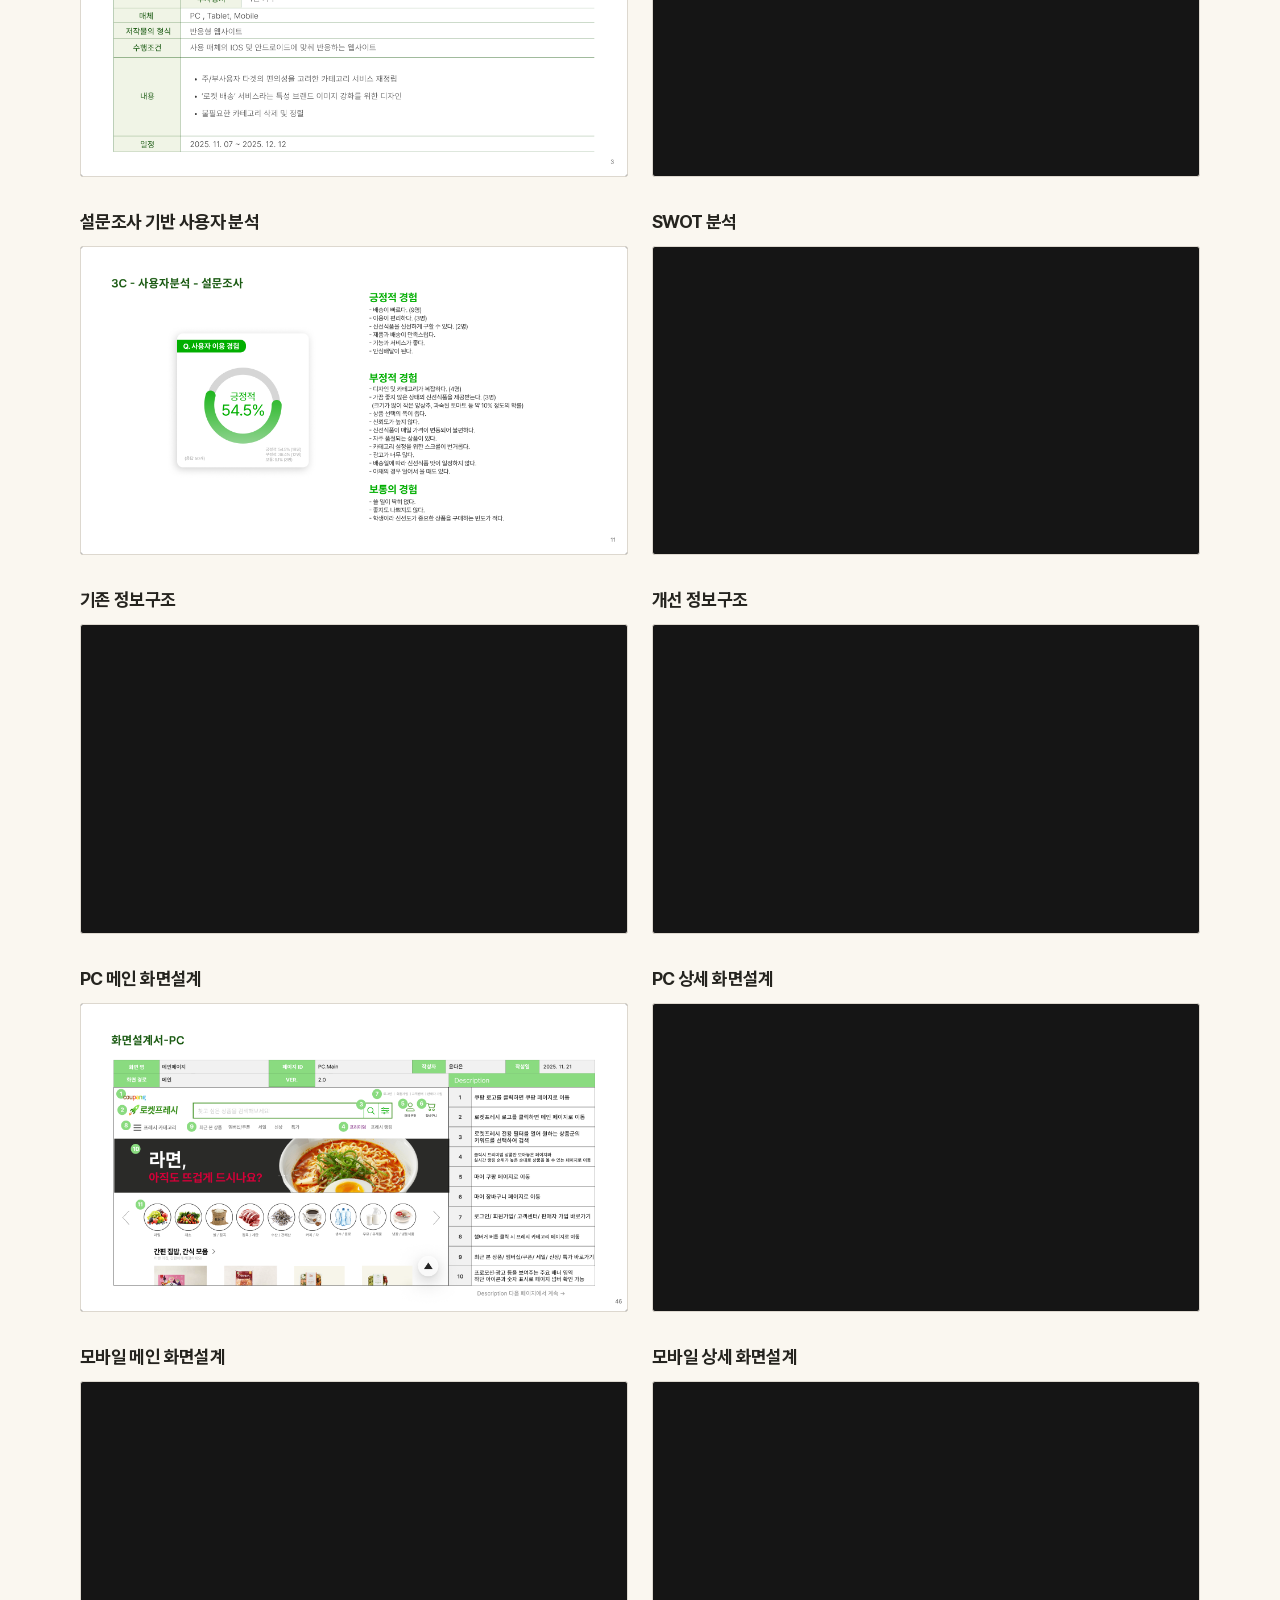
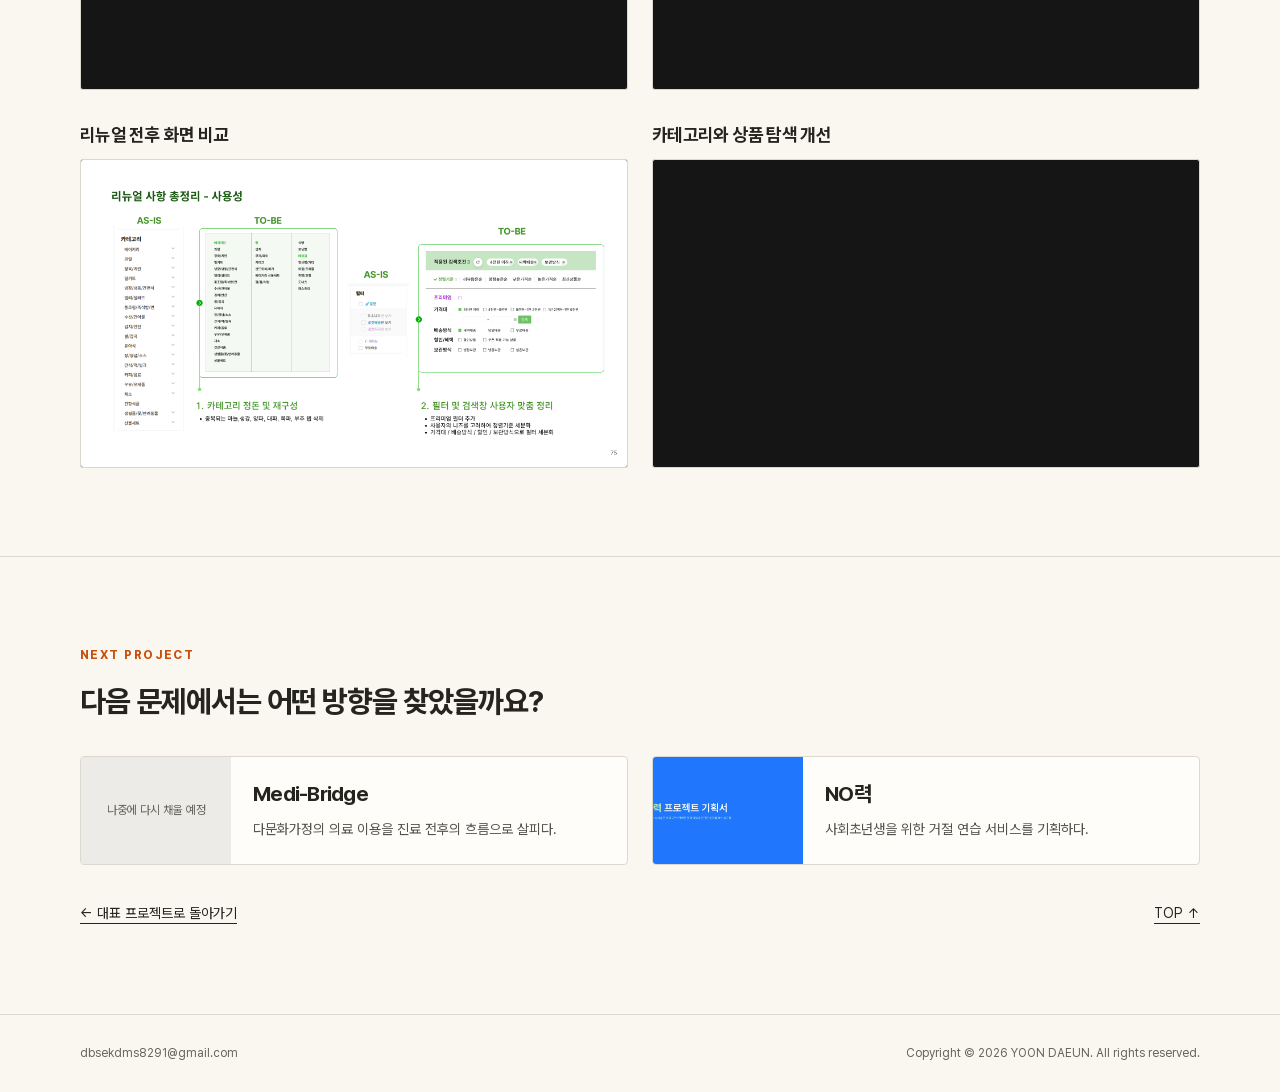
<file: projects/rocketfresh.html>
<!doctype html>
<html lang="ko"><head><meta charset="utf-8"><meta name="viewport" content="width=device-width,initial-scale=1"><title>로켓프레시 | 윤다은 UX 기획 포트폴리오</title><meta name="description" content="문제를 만나 사고를 넓히고, 근거를 모아 서비스의 흐름으로 정리하는 UX 기획자 윤다은의 포트폴리오."><meta name="theme-color" content="#faf7f0"><link rel="icon" href="../favicon.svg" type="image/svg+xml"><link rel="stylesheet" href="../style.css?v=20261117-5"><script src="../app.js?v=20261117-5" defer></script></head><body><a class="skip" href="#main">본문으로 바로가기</a><header class="detail-nav"><nav class="breadcrumbs wrap" aria-label="현재 위치"><a href="../?v=20261117-5#home">HOME</a><span aria-hidden="true">›</span><a href="../?v=20261117-5#projects">대표 프로젝트</a><span aria-hidden="true">›</span><strong aria-current="page">로켓프레시</strong></nav></header><main id="main"><section class="section detail-hero" id="overview"><div class="wrap">

<div class="detail-cover"><img src="../assets/rocketfresh-cover.png" alt="로켓프레시 웹사이트 리뉴얼 표지"></div>

<div class="detail-title"><span class="eyebrow">PROJECT</span><h1>로켓프레시</h1><p class="lead">기존 서비스의 불편을 찾아 화면과 카테고리를 정리하다.</p></div>

<dl class="detail-info"><div><dt>진행 기간</dt><dd>2025.09 ~ 2025.12</dd></div><div><dt>팀 인원</dt><dd>5명</dd></div><div><dt>참여 팀원</dt><dd>문예지, 배민서, 백귀리, 윤다은, 윤희서</dd></div><div><dt>기여도</dt><dd>확인 중</dd></div><div><dt>담당 업무</dt><dd>웹사이트 리뉴얼 팀 프로젝트 참여</dd></div></dl><div class="actions"><a class="btn primary" href="#preview">프로젝트 미리보기 ↓</a></div>

</div></section><section class="section" id="preview"><div class="wrap"><div class="section-head"><span class="eyebrow">PREVIEW</span><h2>프로젝트 미리보기</h2></div><div class="preview-grid"><article><h3>프로젝트 브리프</h3><button type="button" class="image-button" data-enlarge="../assets/rocketfresh-preview-1.png" data-caption="프로젝트 브리프" aria-label="프로젝트 브리프 확대"><img src="../assets/rocketfresh-preview-1.png" alt="프로젝트 브리프" loading="lazy" decoding="async"></button></article><article><h3>주 사용자와 부 사용자 정의</h3><button type="button" class="image-button" data-enlarge="../assets/rocketfresh-preview-2.png" data-caption="주 사용자와 부 사용자 정의" aria-label="주 사용자와 부 사용자 정의 확대"><img src="../assets/rocketfresh-preview-2.png" alt="주 사용자와 부 사용자 정의" loading="lazy" decoding="async"></button></article><article><h3>설문조사 기반 사용자 분석</h3><button type="button" class="image-button" data-enlarge="../assets/rocketfresh-preview-3.png" data-caption="설문조사 기반 사용자 분석" aria-label="설문조사 기반 사용자 분석 확대"><img src="../assets/rocketfresh-preview-3.png" alt="설문조사 기반 사용자 분석" loading="lazy" decoding="async"></button></article><article><h3>SWOT 분석</h3><button type="button" class="image-button" data-enlarge="../assets/rocketfresh-preview-4.png" data-caption="SWOT 분석" aria-label="SWOT 분석 확대"><img src="../assets/rocketfresh-preview-4.png" alt="SWOT 분석" loading="lazy" decoding="async"></button></article><article><h3>기존 정보구조</h3><button type="button" class="image-button" data-enlarge="../assets/rocketfresh-preview-5.png" data-caption="기존 정보구조" aria-label="기존 정보구조 확대"><img src="../assets/rocketfresh-preview-5.png" alt="기존 정보구조" loading="lazy" decoding="async"></button></article><article><h3>개선 정보구조</h3><button type="button" class="image-button" data-enlarge="../assets/rocketfresh-preview-6.png" data-caption="개선 정보구조" aria-label="개선 정보구조 확대"><img src="../assets/rocketfresh-preview-6.png" alt="개선 정보구조" loading="lazy" decoding="async"></button></article><article id="storyboard"><h3>PC 메인 화면설계</h3><button type="button" class="image-button" data-enlarge="../assets/rocketfresh-preview-7.png" data-caption="PC 메인 화면설계" aria-label="PC 메인 화면설계 확대"><img src="../assets/rocketfresh-preview-7.png" alt="PC 메인 화면설계" loading="lazy" decoding="async"></button></article><article><h3>PC 상세 화면설계</h3><button type="button" class="image-button" data-enlarge="../assets/rocketfresh-preview-8.png" data-caption="PC 상세 화면설계" aria-label="PC 상세 화면설계 확대"><img src="../assets/rocketfresh-preview-8.png" alt="PC 상세 화면설계" loading="lazy" decoding="async"></button></article><article><h3>모바일 메인 화면설계</h3><button type="button" class="image-button" data-enlarge="../assets/rocketfresh-preview-9.png" data-caption="모바일 메인 화면설계" aria-label="모바일 메인 화면설계 확대"><img src="../assets/rocketfresh-preview-9.png" alt="모바일 메인 화면설계" loading="lazy" decoding="async"></button></article><article><h3>모바일 상세 화면설계</h3><button type="button" class="image-button" data-enlarge="../assets/rocketfresh-preview-10.png" data-caption="모바일 상세 화면설계" aria-label="모바일 상세 화면설계 확대"><img src="../assets/rocketfresh-preview-10.png" alt="모바일 상세 화면설계" loading="lazy" decoding="async"></button></article><article><h3>리뉴얼 전후 화면 비교</h3><button type="button" class="image-button" data-enlarge="../assets/rocketfresh-preview-11.png" data-caption="리뉴얼 전후 화면 비교" aria-label="리뉴얼 전후 화면 비교 확대"><img src="../assets/rocketfresh-preview-11.png" alt="리뉴얼 전후 화면 비교" loading="lazy" decoding="async"></button></article><article><h3>카테고리와 상품 탐색 개선</h3><button type="button" class="image-button" data-enlarge="../assets/rocketfresh-preview-12.png" data-caption="카테고리와 상품 탐색 개선" aria-label="카테고리와 상품 탐색 개선 확대"><img src="../assets/rocketfresh-preview-12.png" alt="카테고리와 상품 탐색 개선" loading="lazy" decoding="async"></button></article></div></div></section><section class="section" id="next"><div class="wrap"><div class="section-head"><span class="eyebrow">NEXT PROJECT</span><h2>다음 문제에서는 어떤 방향을 찾았을까요?</h2></div><div class="next-grid"><a class="project-card" href="../projects/medi-bridge.html?v=20261117-5" data-project data-types="plan new"><div class="project-thumb"><div class="placeholder">나중에 다시 채울 예정</div></div><div class="project-copy"><h3>Medi-Bridge</h3><p>다문화가정의 의료 이용을 진료 전후의 흐름으로 살피다.</p></div></a><a class="project-card" href="../projects/noryeok.html?v=20261117-5" data-project data-types="plan new"><div class="project-thumb"><img src="../assets/noryeok.webp" alt="NO력 프로젝트 썸네일" loading="lazy" width="800" height="500"></div><div class="project-copy"><h3>NO력</h3><p>사회초년생을 위한 거절 연습 서비스를 기획하다.</p></div></a></div><div class="detail-bottom-actions"><a href="../?v=20261117-5#projects" data-return>← 대표 프로젝트로 돌아가기</a><a href="#overview">TOP ↑</a></div></div></section></main><footer class="footer wrap"><a href="mailto:dbsekdms8291@gmail.com">dbsekdms8291@gmail.com</a><span>Copyright © 2026 YOON DAEUN. All rights reserved.</span></footer><dialog class="image-dialog" aria-labelledby="dialog-title"><div class="dialog-bar"><span class="dialog-title" id="dialog-title"></span><button class="dialog-close" aria-label="확대 이미지 닫기">닫기 ×</button></div><img class="dialog-image" alt=""></dialog></body></html>
</file>
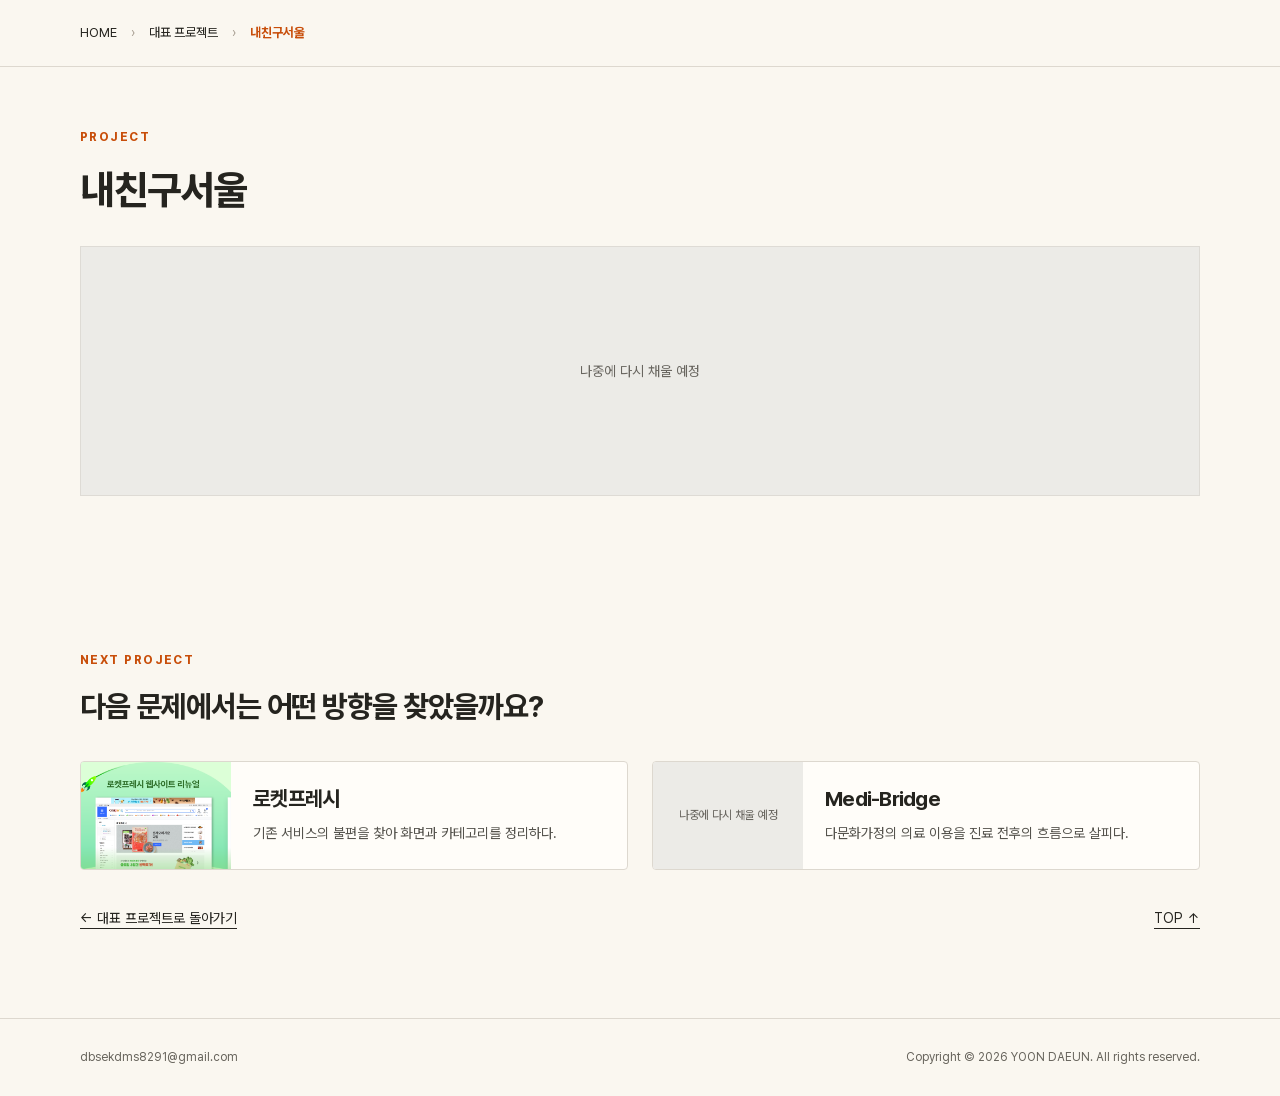
<file: projects/seoul-rfp.html>
<!doctype html>
<html lang="ko"><head><meta charset="utf-8"><meta name="viewport" content="width=device-width,initial-scale=1"><title>내친구서울 | 윤다은 UX 기획 포트폴리오</title><meta name="description" content="문제를 만나 사고를 넓히고, 근거를 모아 서비스의 흐름으로 정리하는 UX 기획자 윤다은의 포트폴리오."><meta name="theme-color" content="#faf7f0"><link rel="icon" href="../favicon.svg" type="image/svg+xml"><link rel="stylesheet" href="../style.css?v=20261117-5"><script src="../app.js?v=20261117-5" defer></script></head><body><a class="skip" href="#main">본문으로 바로가기</a><header class="detail-nav"><nav class="breadcrumbs wrap" aria-label="현재 위치"><a href="../?v=20261117-5#home">HOME</a><span aria-hidden="true">›</span><a href="../?v=20261117-5#projects">대표 프로젝트</a><span aria-hidden="true">›</span><strong aria-current="page">내친구서울</strong></nav></header><main id="main"><section id="overview" class="wrap placeholder-page"><span class="eyebrow">PROJECT</span><h1>내친구서울</h1><div class="placeholder">나중에 다시 채울 예정</div></section><section class="section" id="next"><div class="wrap"><div class="section-head"><span class="eyebrow">NEXT PROJECT</span><h2>다음 문제에서는 어떤 방향을 찾았을까요?</h2></div><div class="next-grid"><a class="project-card" href="../projects/rocketfresh.html?v=20261117-5" data-project data-types="plan renewal"><div class="project-thumb"><img src="../assets/rocketfresh-cover.png" alt="로켓프레시 리뉴얼 프로젝트 대표 이미지" loading="lazy"></div><div class="project-copy"><h3>로켓프레시</h3><p>기존 서비스의 불편을 찾아 화면과 카테고리를 정리하다.</p></div></a><a class="project-card" href="../projects/medi-bridge.html?v=20261117-5" data-project data-types="plan new"><div class="project-thumb"><div class="placeholder">나중에 다시 채울 예정</div></div><div class="project-copy"><h3>Medi-Bridge</h3><p>다문화가정의 의료 이용을 진료 전후의 흐름으로 살피다.</p></div></a></div><div class="detail-bottom-actions"><a href="../?v=20261117-5#projects" data-return>← 대표 프로젝트로 돌아가기</a><a href="#overview">TOP ↑</a></div></div></section></main><footer class="footer wrap"><a href="mailto:dbsekdms8291@gmail.com">dbsekdms8291@gmail.com</a><span>Copyright © 2026 YOON DAEUN. All rights reserved.</span></footer></body></html>
</file>
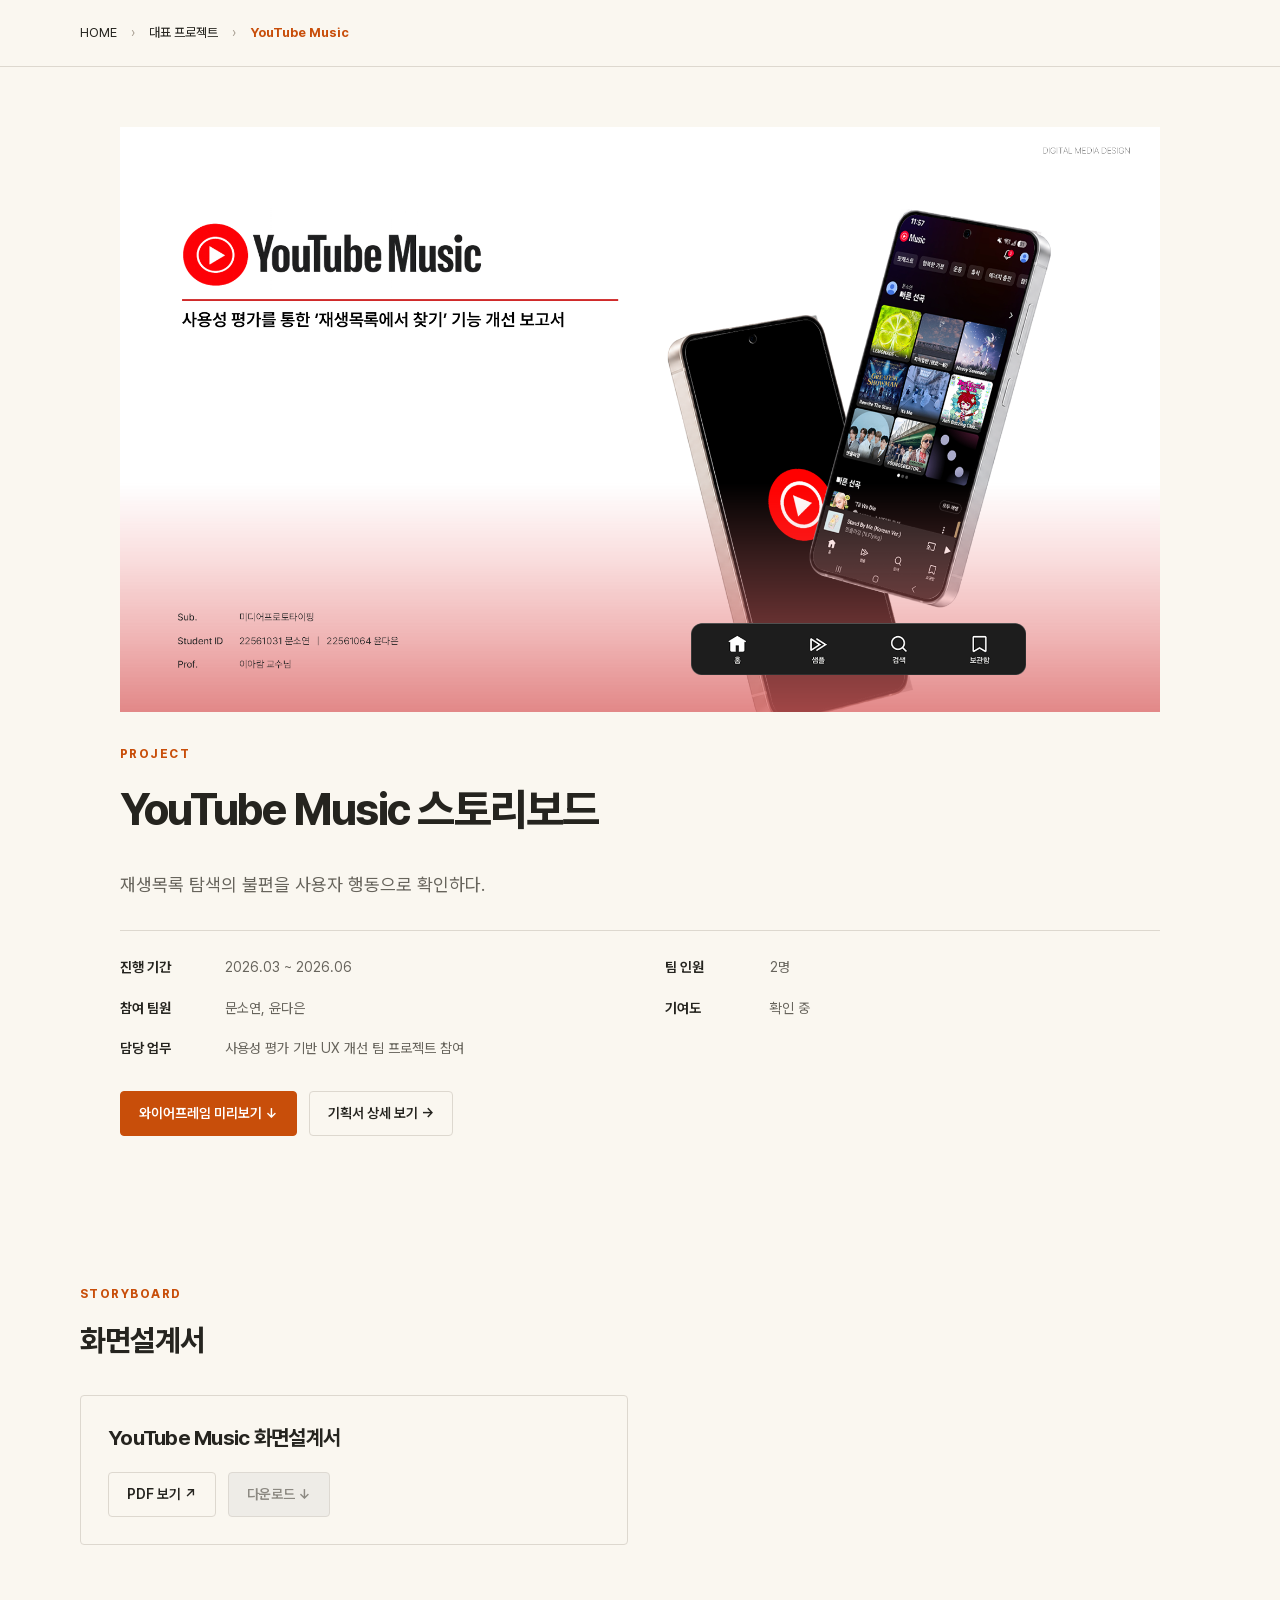
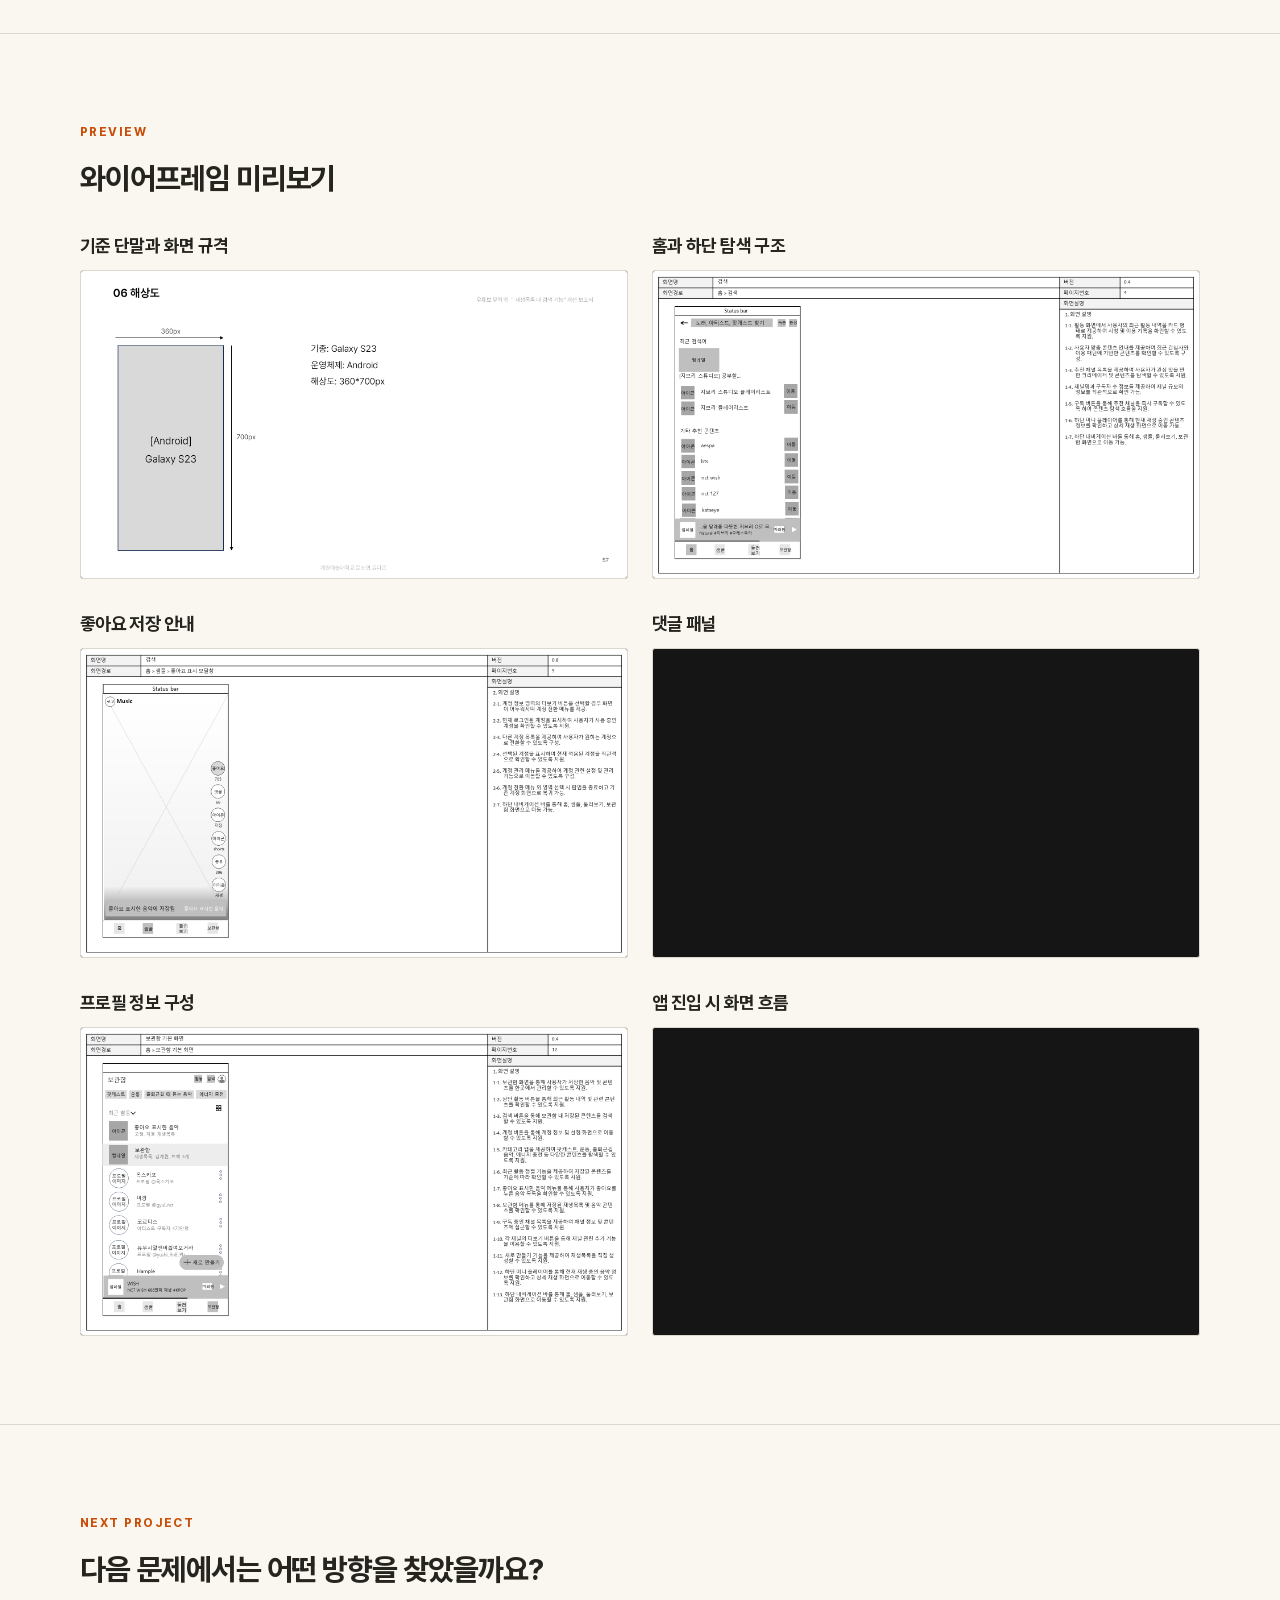
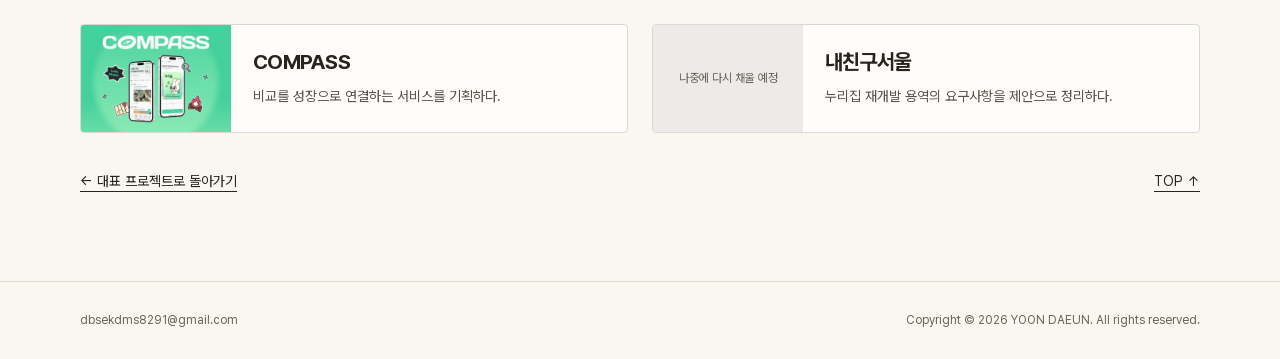
<file: projects/youtube-music-storyboard.html>
<!doctype html>
<html lang="ko"><head><meta charset="utf-8"><meta name="viewport" content="width=device-width,initial-scale=1"><title>YouTube Music 스토리보드 | 윤다은 UX 기획 포트폴리오</title><meta name="description" content="문제를 만나 사고를 넓히고, 근거를 모아 서비스의 흐름으로 정리하는 UX 기획자 윤다은의 포트폴리오."><meta name="theme-color" content="#faf7f0"><link rel="icon" href="../favicon.svg" type="image/svg+xml"><link rel="stylesheet" href="../style.css?v=20261117-5"><script src="../app.js?v=20261117-5" defer></script></head><body><a class="skip" href="#main">본문으로 바로가기</a><header class="detail-nav"><nav class="breadcrumbs wrap" aria-label="현재 위치"><a href="../?v=20261117-5#home">HOME</a><span aria-hidden="true">›</span><a href="../?v=20261117-5#projects">대표 프로젝트</a><span aria-hidden="true">›</span><strong aria-current="page">YouTube Music</strong></nav></header><main id="main"><section class="wrap placeholder-page" id="overview"><div class="wrap"><div class="detail-cover storyboard-detail-cover"><img src="../assets/youtube-music-board-cover.png" alt="YouTube Music 스토리보드 표지" width="1920" height="1080"></div><div class="detail-title"><span class="eyebrow">PROJECT</span><h1>YouTube Music 스토리보드</h1><p class="lead">재생목록 탐색의 불편을 사용자 행동으로 확인하다.</p></div><dl class="detail-info"><div><dt>진행 기간</dt><dd>2026.03 ~ 2026.06</dd></div><div><dt>팀 인원</dt><dd>2명</dd></div><div><dt>참여 팀원</dt><dd>문소연, 윤다은</dd></div><div><dt>기여도</dt><dd>확인 중</dd></div><div><dt>담당 업무</dt><dd>사용성 평가 기반 UX 개선 팀 프로젝트 참여</dd></div></dl><div class="actions"><a class="btn primary" href="#preview">와이어프레임 미리보기 ↓</a><a class="btn" href="../projects/youtube-music.html?v=20261117-5">기획서 상세 보기 →</a></div></div></section>

<section class="section" id="deliverables"><div class="wrap"><div class="section-head"><span class="eyebrow">STORYBOARD</span><h2>화면설계서</h2></div><div class="deliverable-grid"><article class="document-card"><h3>YouTube Music 화면설계서</h3><div class="actions"><a class="btn" href="../assets/youtube-music-storyboard.pdf" target="_blank" rel="noopener">PDF 보기 ↗</a><button class="btn" disabled>다운로드 ↓</button></div></article></div></div></section><section class="section" id="preview"><div class="wrap"><div class="section-head"><span class="eyebrow">PREVIEW</span><h2>와이어프레임 미리보기</h2></div><div class="preview-grid"><article><h3>기준 단말과 화면 규격</h3><button type="button" class="image-button" data-enlarge="../assets/youtube-music-wireframe-63.png" data-caption="기준 단말과 화면 규격" aria-label="기준 단말과 화면 규격 확대"><img src="../assets/youtube-music-wireframe-63.png" alt="기준 단말과 화면 규격" loading="lazy" decoding="async"></button></article><article><h3>홈과 하단 탐색 구조</h3><button type="button" class="image-button" data-enlarge="../assets/youtube-music-wireframe-67.png" data-caption="홈과 하단 탐색 구조" aria-label="홈과 하단 탐색 구조 확대"><img src="../assets/youtube-music-wireframe-67.png" alt="홈과 하단 탐색 구조" loading="lazy" decoding="async"></button></article><article><h3>좋아요 저장 안내</h3><button type="button" class="image-button" data-enlarge="../assets/youtube-music-wireframe-72.png" data-caption="좋아요 저장 안내" aria-label="좋아요 저장 안내 확대"><img src="../assets/youtube-music-wireframe-72.png" alt="좋아요 저장 안내" loading="lazy" decoding="async"></button></article><article><h3>댓글 패널</h3><button type="button" class="image-button" data-enlarge="../assets/youtube-music-wireframe-73.png" data-caption="댓글 패널" aria-label="댓글 패널 확대"><img src="../assets/youtube-music-wireframe-73.png" alt="댓글 패널" loading="lazy" decoding="async"></button></article><article><h3>프로필 정보 구성</h3><button type="button" class="image-button" data-enlarge="../assets/youtube-music-wireframe-75.png" data-caption="프로필 정보 구성" aria-label="프로필 정보 구성 확대"><img src="../assets/youtube-music-wireframe-75.png" alt="프로필 정보 구성" loading="lazy" decoding="async"></button></article><article><h3>앱 진입 시 화면 흐름</h3><button type="button" class="image-button" data-enlarge="../assets/youtube-music-wireframe-80.png" data-caption="앱 진입 시 화면 흐름" aria-label="앱 진입 시 화면 흐름 확대"><img src="../assets/youtube-music-wireframe-80.png" alt="앱 진입 시 화면 흐름" loading="lazy" decoding="async"></button></article></div></div></section><section class="section" id="next"><div class="wrap"><div class="section-head"><span class="eyebrow">NEXT PROJECT</span><h2>다음 문제에서는 어떤 방향을 찾았을까요?</h2></div><div class="next-grid"><a class="project-card" href="../projects/compass.html?v=20261117-5" data-project data-types="plan new"><div class="project-thumb"><img src="../assets/compass-thumbnail.svg" alt="COMPASS 대표 이미지" loading="lazy"></div><div class="project-copy"><h3>COMPASS</h3><p>비교를 성장으로 연결하는 서비스를 기획하다.</p></div></a><a class="project-card" href="../projects/seoul-rfp.html?v=20261117-5" data-project data-types="proposal"><div class="project-thumb"><div class="placeholder">나중에 다시 채울 예정</div></div><div class="project-copy"><h3>내친구서울</h3><p>누리집 재개발 용역의 요구사항을 제안으로 정리하다.</p></div></a></div><div class="detail-bottom-actions"><a href="../?v=20261117-5#projects" data-return>← 대표 프로젝트로 돌아가기</a><a href="#overview">TOP ↑</a></div></div></section></main><footer class="footer wrap"><a href="mailto:dbsekdms8291@gmail.com">dbsekdms8291@gmail.com</a><span>Copyright © 2026 YOON DAEUN. All rights reserved.</span></footer><dialog class="image-dialog" aria-labelledby="dialog-title"><div class="dialog-bar"><span class="dialog-title" id="dialog-title"></span><button class="dialog-close" aria-label="확대 이미지 닫기">닫기 ×</button></div><img class="dialog-image" alt=""></dialog></body></html>
</file>
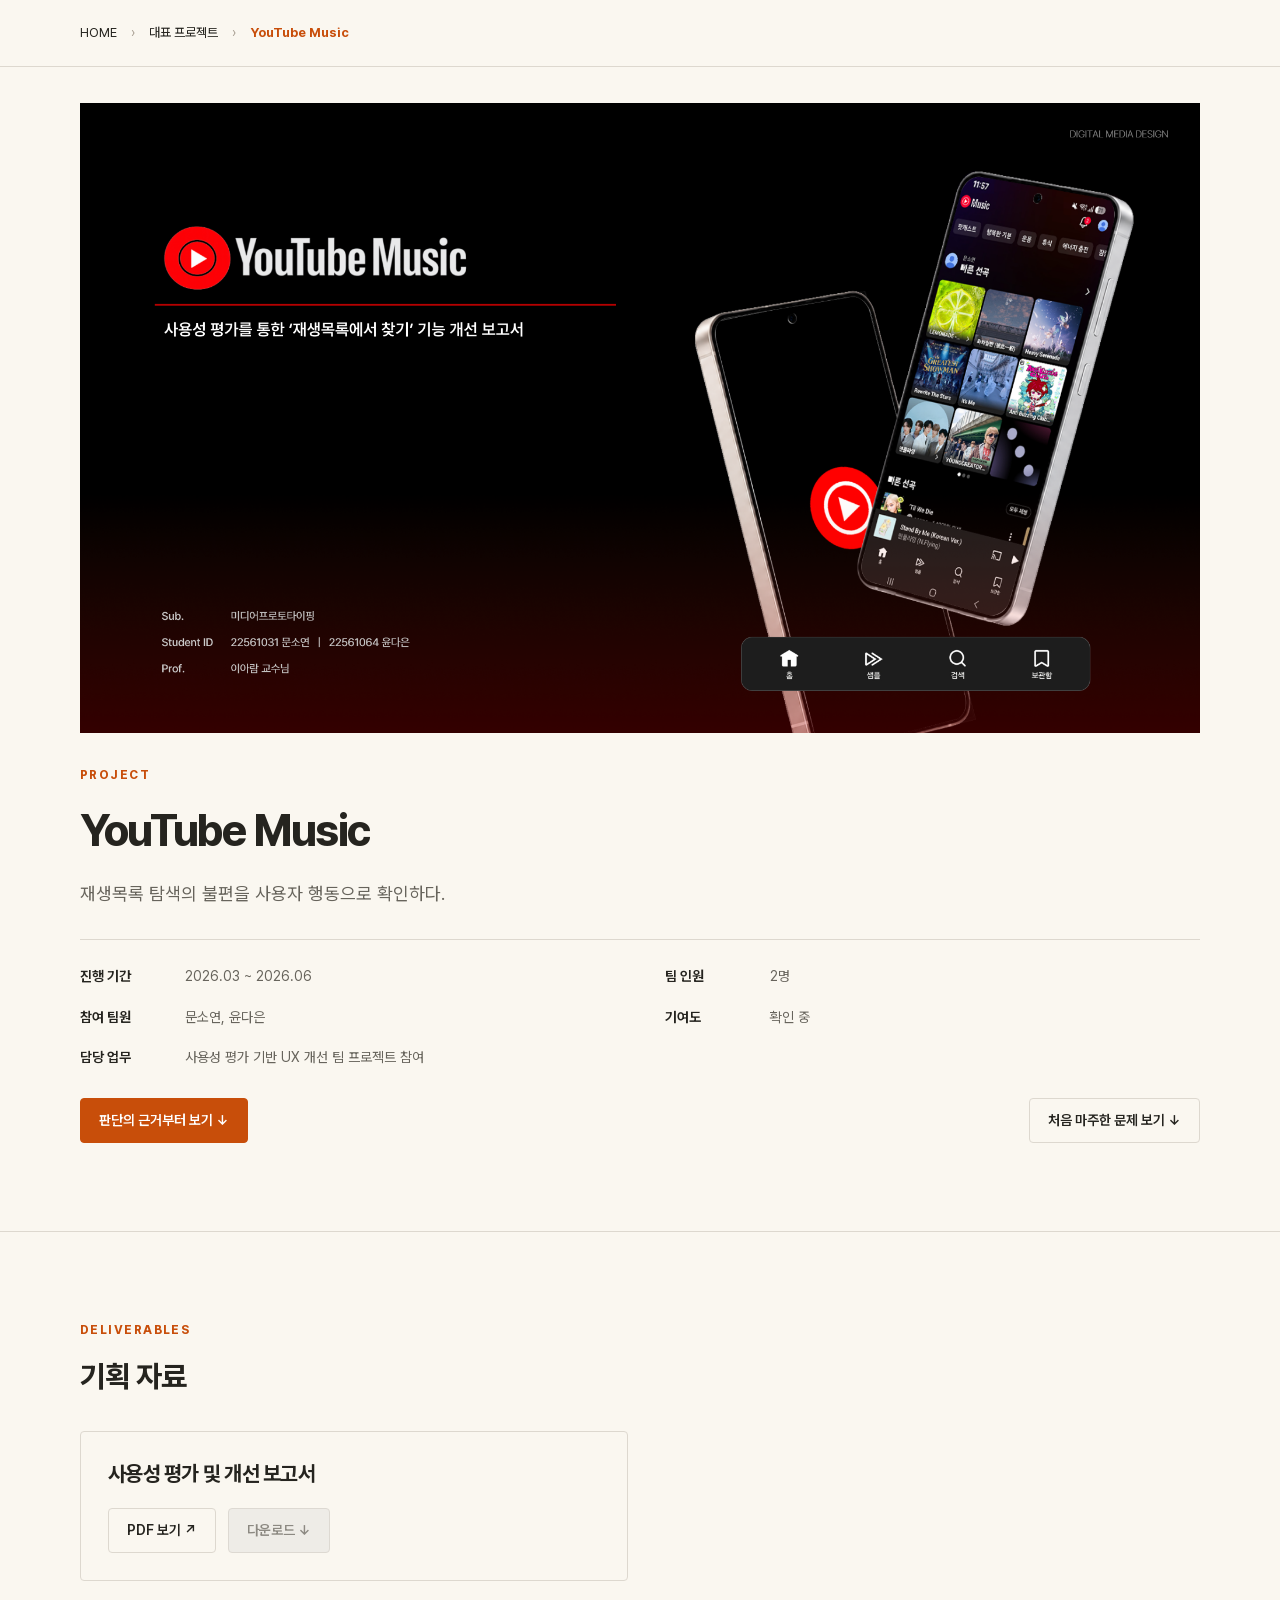
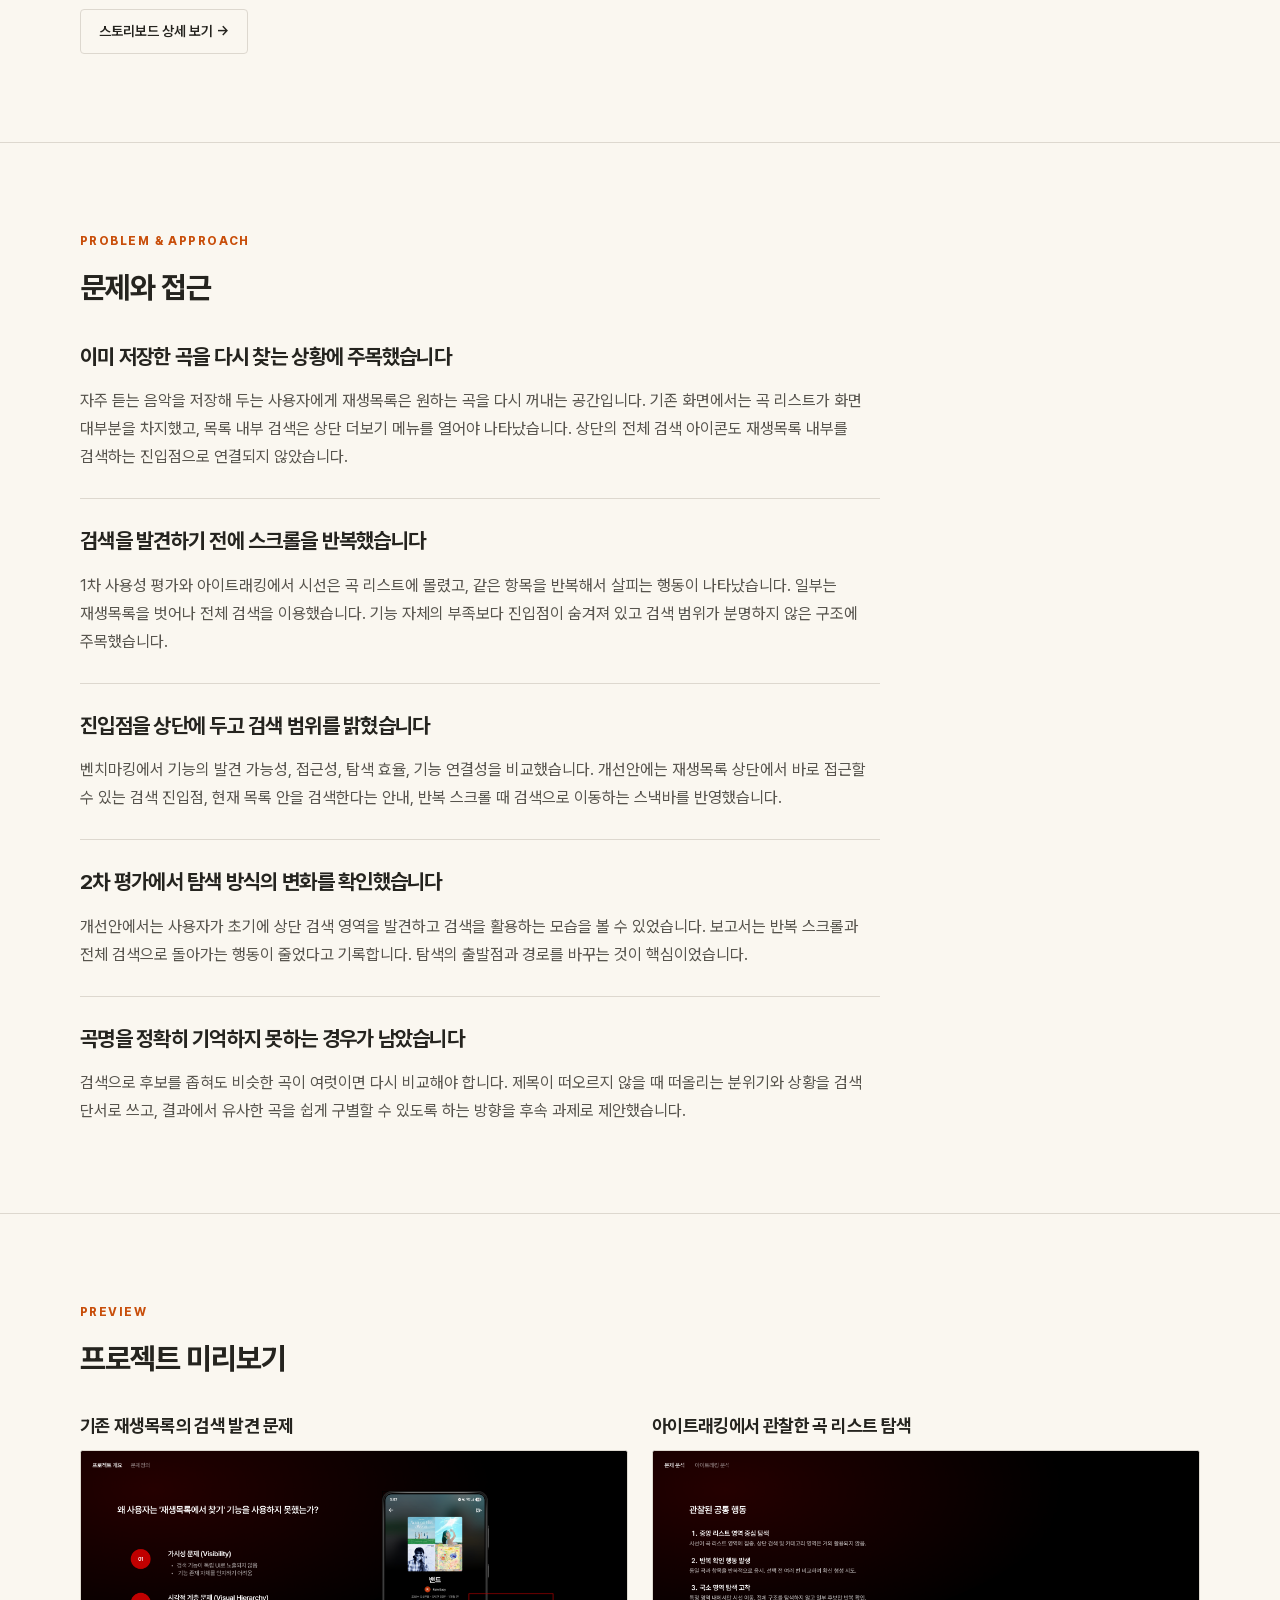
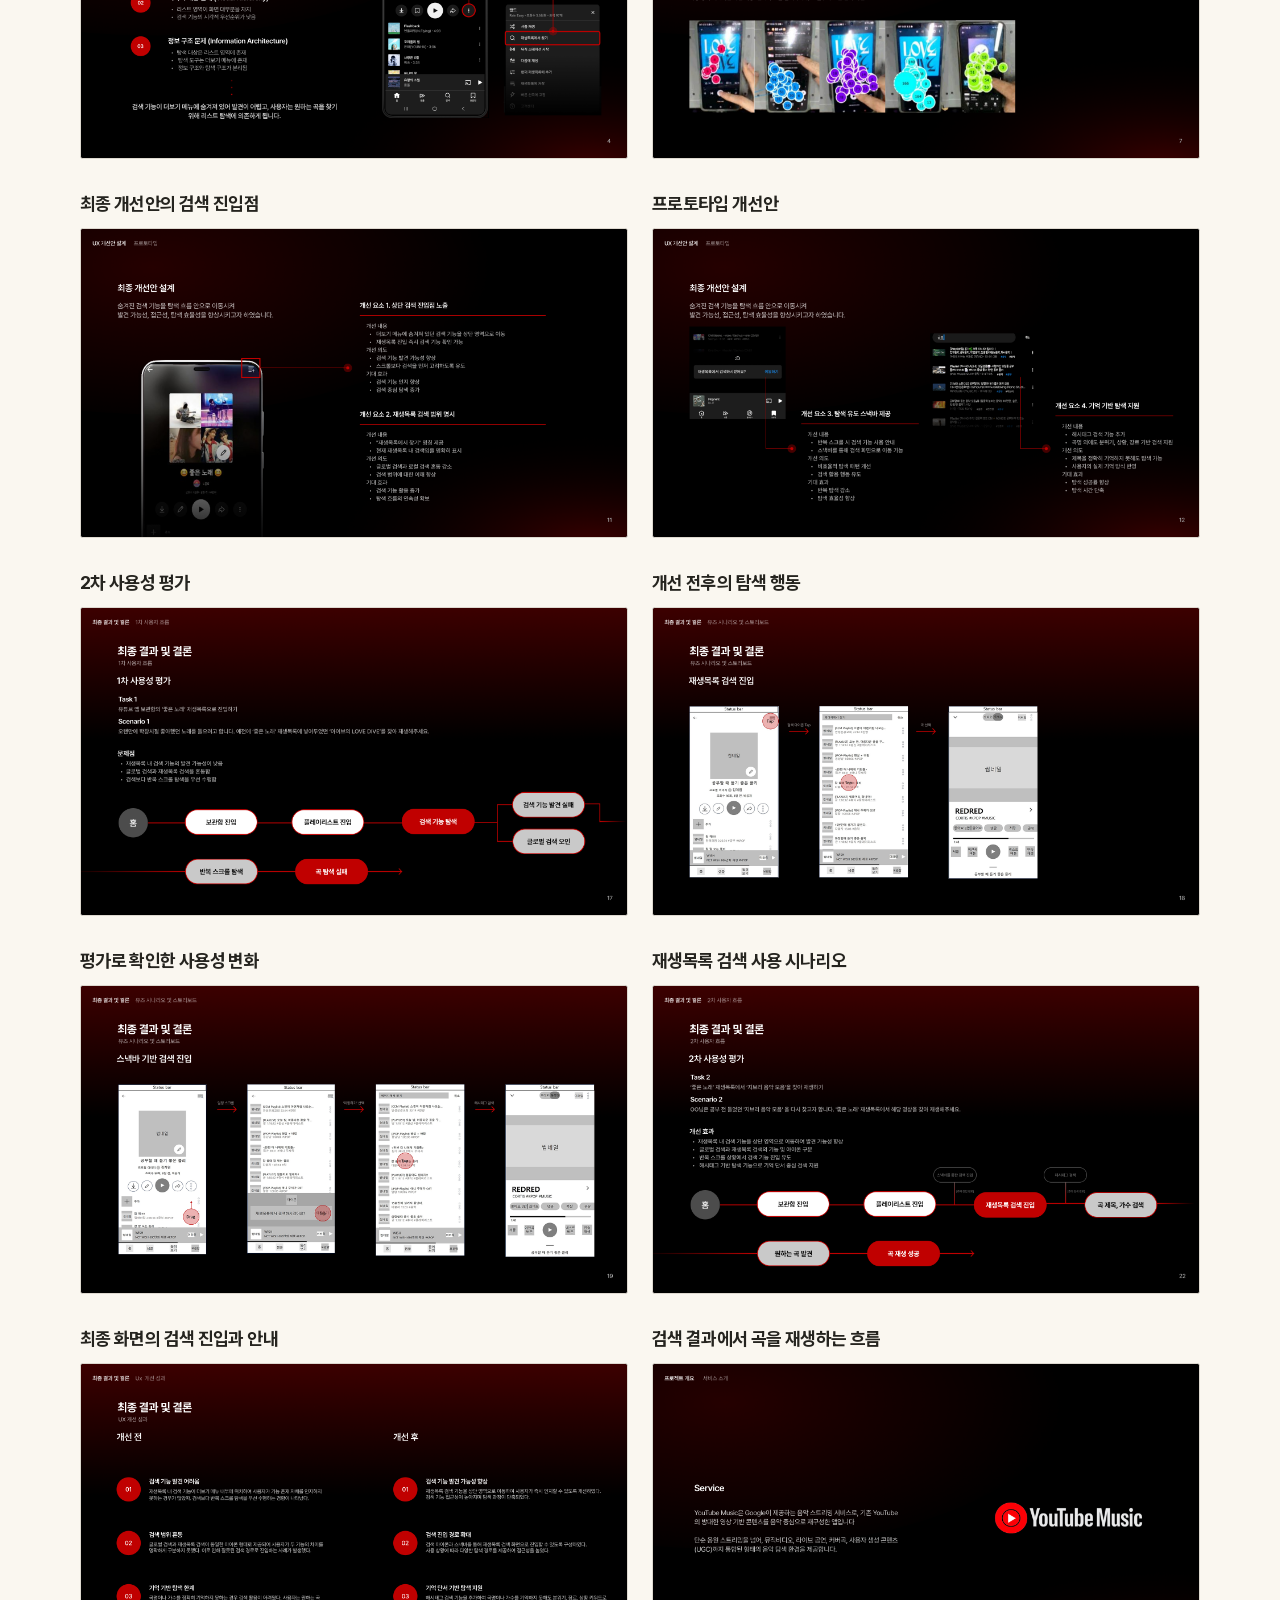
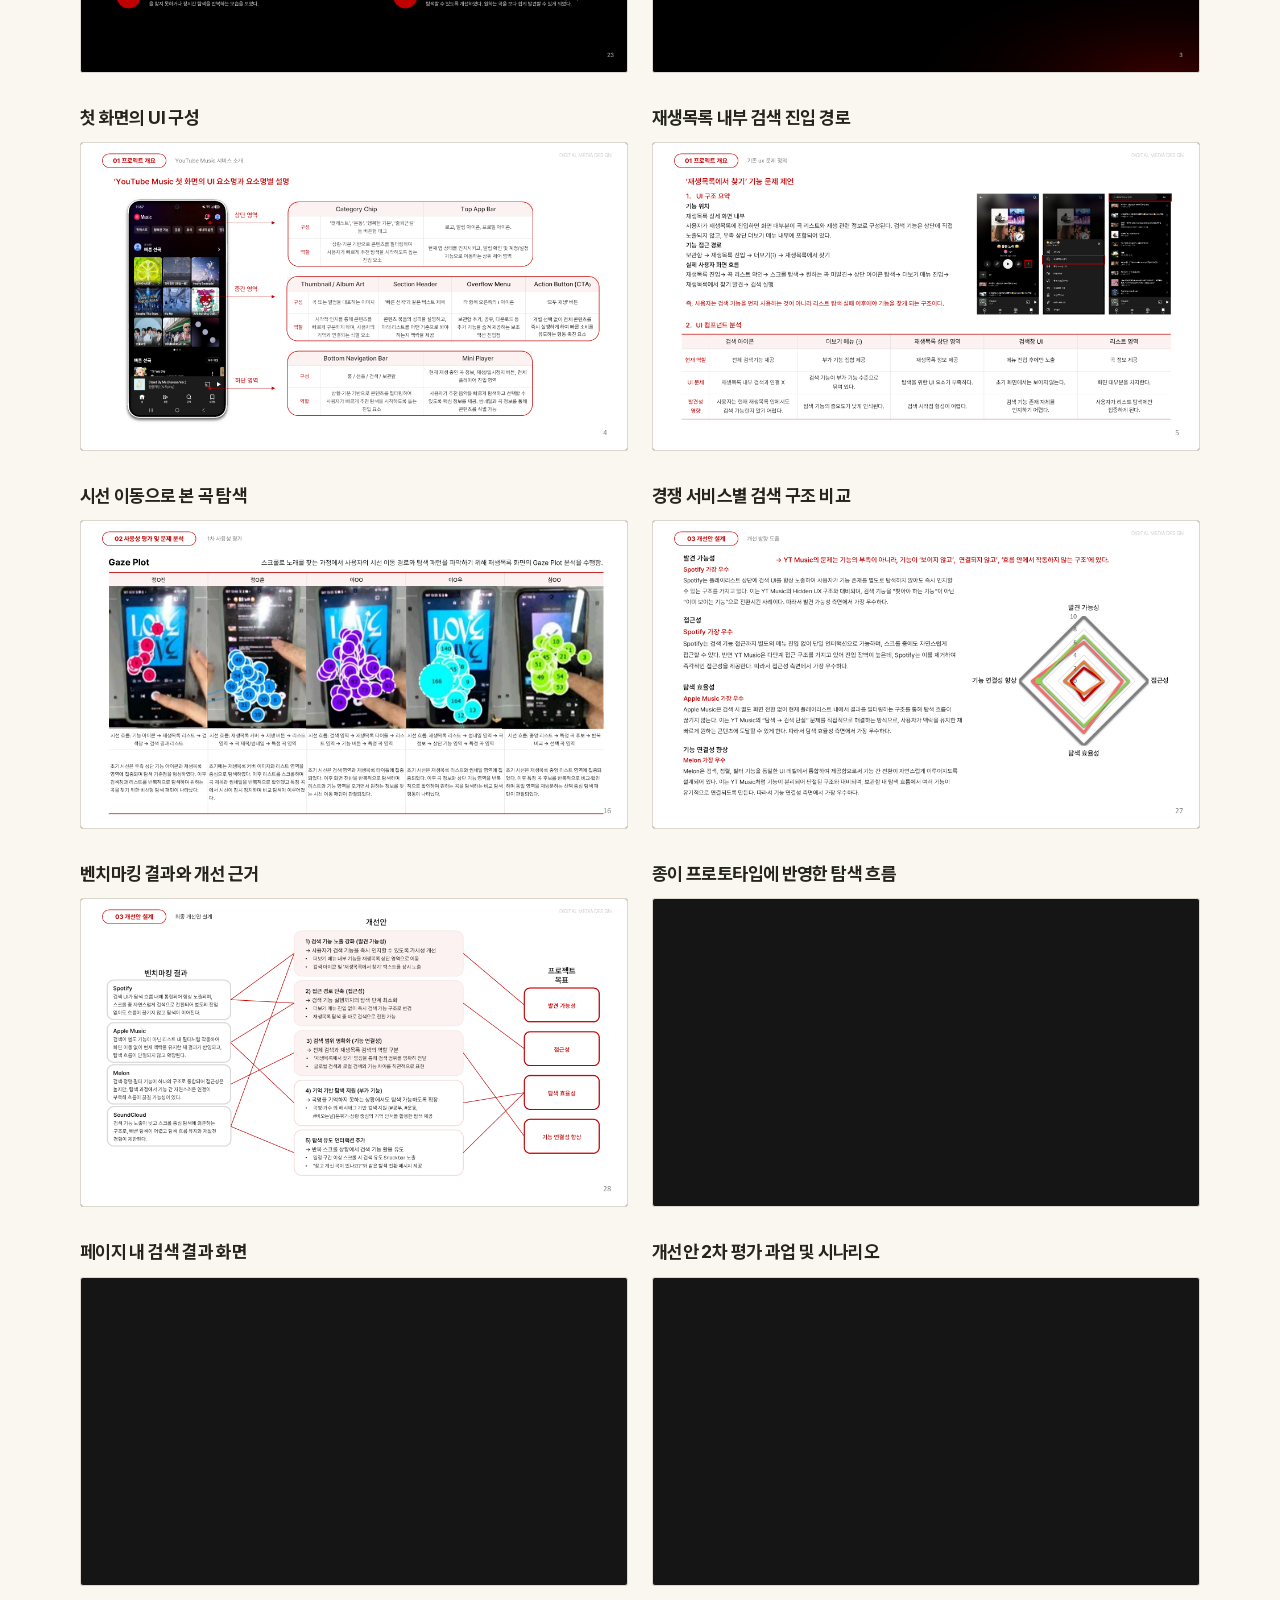
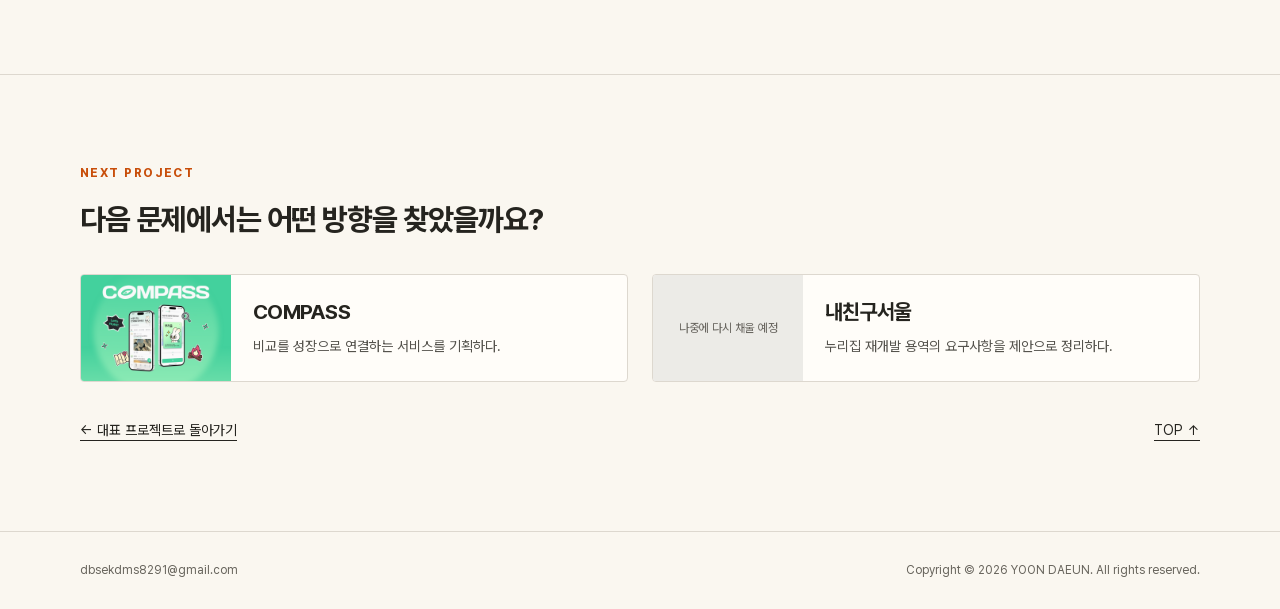
<file: projects/youtube-music.html>
<!doctype html>
<html lang="ko"><head><meta charset="utf-8"><meta name="viewport" content="width=device-width,initial-scale=1"><title>YouTube Music | 윤다은 UX 기획 포트폴리오</title><meta name="description" content="문제를 만나 사고를 넓히고, 근거를 모아 서비스의 흐름으로 정리하는 UX 기획자 윤다은의 포트폴리오."><meta name="theme-color" content="#faf7f0"><link rel="icon" href="../favicon.svg" type="image/svg+xml"><link rel="stylesheet" href="../style.css?v=20261117-5"><script src="../app.js?v=20261117-5" defer></script></head><body><a class="skip" href="#main">본문으로 바로가기</a><header class="detail-nav"><nav class="breadcrumbs wrap" aria-label="현재 위치"><a href="../?v=20261117-5#home">HOME</a><span aria-hidden="true">›</span><a href="../?v=20261117-5#projects">대표 프로젝트</a><span aria-hidden="true">›</span><strong aria-current="page">YouTube Music</strong></nav></header><main id="main"><section class="section detail-hero" id="overview"><div class="wrap"><div class="detail-cover"><img src="../assets/youtube-music-cover.png" alt="YouTube Music 대표 이미지"></div><div class="detail-title"><span class="eyebrow">PROJECT</span><h1>YouTube Music</h1><p class="lead">재생목록 탐색의 불편을 사용자 행동으로 확인하다.</p></div><dl class="detail-info"><div><dt>진행 기간</dt><dd>2026.03 ~ 2026.06</dd></div><div><dt>팀 인원</dt><dd>2명</dd></div><div><dt>참여 팀원</dt><dd>문소연, 윤다은</dd></div><div><dt>기여도</dt><dd>확인 중</dd></div><div><dt>담당 업무</dt><dd>사용성 평가 기반 UX 개선 팀 프로젝트 참여</dd></div></dl><div class="actions"><a class="btn primary" href="#deliverables">판단의 근거부터 보기 ↓</a><a class="btn" href="#intro">처음 마주한 문제 보기 ↓</a></div></div></section>

<section class="section" id="deliverables"><div class="wrap"><div class="section-head"><span class="eyebrow">DELIVERABLES</span><h2>기획 자료</h2></div><div class="deliverable-grid"><article class="document-card"><h3>사용성 평가 및 개선 보고서</h3><div class="actions"><a class="btn" href="../assets/youtube-music-report.pdf" target="_blank" rel="noopener">PDF 보기 ↗</a><button class="btn" disabled>다운로드 ↓</button></div></article></div><div class="actions" id="storyboard"><a class="btn" href="../projects/youtube-music-storyboard.html?v=20261117-5">스토리보드 상세 보기 →</a></div></div></section><section class="section" id="intro"><div class="wrap"><div class="section-head"><span class="eyebrow">PROBLEM &amp; APPROACH</span><h2>문제와 접근</h2></div><div class="narrative"><article class="intro-block"><h3>이미 저장한 곡을 다시 찾는 상황에 주목했습니다</h3><p>자주 듣는 음악을 저장해 두는 사용자에게 재생목록은 원하는 곡을 다시 꺼내는 공간입니다. 기존 화면에서는 곡 리스트가 화면 대부분을 차지했고, 목록 내부 검색은 상단 더보기 메뉴를 열어야 나타났습니다. 상단의 전체 검색 아이콘도 재생목록 내부를 검색하는 진입점으로 연결되지 않았습니다.</p></article><article class="intro-block"><h3>검색을 발견하기 전에 스크롤을 반복했습니다</h3><p>1차 사용성 평가와 아이트래킹에서 시선은 곡 리스트에 몰렸고, 같은 항목을 반복해서 살피는 행동이 나타났습니다. 일부는 재생목록을 벗어나 전체 검색을 이용했습니다. 기능 자체의 부족보다 진입점이 숨겨져 있고 검색 범위가 분명하지 않은 구조에 주목했습니다.</p></article><article class="intro-block"><h3>진입점을 상단에 두고 검색 범위를 밝혔습니다</h3><p>벤치마킹에서 기능의 발견 가능성, 접근성, 탐색 효율, 기능 연결성을 비교했습니다. 개선안에는 재생목록 상단에서 바로 접근할 수 있는 검색 진입점, 현재 목록 안을 검색한다는 안내, 반복 스크롤 때 검색으로 이동하는 스낵바를 반영했습니다.</p></article><article class="intro-block"><h3>2차 평가에서 탐색 방식의 변화를 확인했습니다</h3><p>개선안에서는 사용자가 초기에 상단 검색 영역을 발견하고 검색을 활용하는 모습을 볼 수 있었습니다. 보고서는 반복 스크롤과 전체 검색으로 돌아가는 행동이 줄었다고 기록합니다. 탐색의 출발점과 경로를 바꾸는 것이 핵심이었습니다.</p></article><article class="intro-block"><h3>곡명을 정확히 기억하지 못하는 경우가 남았습니다</h3><p>검색으로 후보를 좁혀도 비슷한 곡이 여럿이면 다시 비교해야 합니다. 제목이 떠오르지 않을 때 떠올리는 분위기와 상황을 검색 단서로 쓰고, 결과에서 유사한 곡을 쉽게 구별할 수 있도록 하는 방향을 후속 과제로 제안했습니다.</p></article></div></div></section><section class="section" id="preview"><div class="wrap"><div class="section-head"><span class="eyebrow">PREVIEW</span><h2>프로젝트 미리보기</h2></div><div class="preview-grid"><article><h3>기존 재생목록의 검색 발견 문제</h3><button type="button" class="image-button" data-enlarge="../assets/youtube-music-preview-1.png" data-caption="기존 재생목록의 검색 발견 문제" aria-label="기존 재생목록의 검색 발견 문제 확대"><img src="../assets/youtube-music-preview-1.png" alt="기존 재생목록의 검색 발견 문제" loading="lazy" decoding="async"></button></article><article><h3>아이트래킹에서 관찰한 곡 리스트 탐색</h3><button type="button" class="image-button" data-enlarge="../assets/youtube-music-preview-2.png" data-caption="아이트래킹에서 관찰한 곡 리스트 탐색" aria-label="아이트래킹에서 관찰한 곡 리스트 탐색 확대"><img src="../assets/youtube-music-preview-2.png" alt="아이트래킹에서 관찰한 곡 리스트 탐색" loading="lazy" decoding="async"></button></article><article><h3>최종 개선안의 검색 진입점</h3><button type="button" class="image-button" data-enlarge="../assets/youtube-music-preview-3.png" data-caption="최종 개선안의 검색 진입점" aria-label="최종 개선안의 검색 진입점 확대"><img src="../assets/youtube-music-preview-3.png" alt="최종 개선안의 검색 진입점" loading="lazy" decoding="async"></button></article><article><h3>프로토타입 개선안</h3><button type="button" class="image-button" data-enlarge="../assets/youtube-music-preview-4.png" data-caption="프로토타입 개선안" aria-label="프로토타입 개선안 확대"><img src="../assets/youtube-music-preview-4.png" alt="프로토타입 개선안" loading="lazy" decoding="async"></button></article><article><h3>2차 사용성 평가</h3><button type="button" class="image-button" data-enlarge="../assets/youtube-music-preview-5.png" data-caption="2차 사용성 평가" aria-label="2차 사용성 평가 확대"><img src="../assets/youtube-music-preview-5.png" alt="2차 사용성 평가" loading="lazy" decoding="async"></button></article><article><h3>개선 전후의 탐색 행동</h3><button type="button" class="image-button" data-enlarge="../assets/youtube-music-preview-6.png" data-caption="개선 전후의 탐색 행동" aria-label="개선 전후의 탐색 행동 확대"><img src="../assets/youtube-music-preview-6.png" alt="개선 전후의 탐색 행동" loading="lazy" decoding="async"></button></article><article><h3>평가로 확인한 사용성 변화</h3><button type="button" class="image-button" data-enlarge="../assets/youtube-music-preview-7.png" data-caption="평가로 확인한 사용성 변화" aria-label="평가로 확인한 사용성 변화 확대"><img src="../assets/youtube-music-preview-7.png" alt="평가로 확인한 사용성 변화" loading="lazy" decoding="async"></button></article><article><h3>재생목록 검색 사용 시나리오</h3><button type="button" class="image-button" data-enlarge="../assets/youtube-music-preview-8.png" data-caption="재생목록 검색 사용 시나리오" aria-label="재생목록 검색 사용 시나리오 확대"><img src="../assets/youtube-music-preview-8.png" alt="재생목록 검색 사용 시나리오" loading="lazy" decoding="async"></button></article><article><h3>최종 화면의 검색 진입과 안내</h3><button type="button" class="image-button" data-enlarge="../assets/youtube-music-preview-9.png" data-caption="최종 화면의 검색 진입과 안내" aria-label="최종 화면의 검색 진입과 안내 확대"><img src="../assets/youtube-music-preview-9.png" alt="최종 화면의 검색 진입과 안내" loading="lazy" decoding="async"></button></article><article><h3>검색 결과에서 곡을 재생하는 흐름</h3><button type="button" class="image-button" data-enlarge="../assets/youtube-music-preview-10.png" data-caption="검색 결과에서 곡을 재생하는 흐름" aria-label="검색 결과에서 곡을 재생하는 흐름 확대"><img src="../assets/youtube-music-preview-10.png" alt="검색 결과에서 곡을 재생하는 흐름" loading="lazy" decoding="async"></button></article><article><h3>첫 화면의 UI 구성</h3><button type="button" class="image-button" data-enlarge="../assets/youtube-music-board-preview-4.png" data-caption="첫 화면의 UI 구성" aria-label="첫 화면의 UI 구성 확대"><img src="../assets/youtube-music-board-preview-4.png" alt="첫 화면의 UI 구성" loading="lazy" decoding="async"></button></article><article><h3>재생목록 내부 검색 진입 경로</h3><button type="button" class="image-button" data-enlarge="../assets/youtube-music-board-preview-5.png" data-caption="재생목록 내부 검색 진입 경로" aria-label="재생목록 내부 검색 진입 경로 확대"><img src="../assets/youtube-music-board-preview-5.png" alt="재생목록 내부 검색 진입 경로" loading="lazy" decoding="async"></button></article><article><h3>시선 이동으로 본 곡 탐색</h3><button type="button" class="image-button" data-enlarge="../assets/youtube-music-board-preview-16.png" data-caption="시선 이동으로 본 곡 탐색" aria-label="시선 이동으로 본 곡 탐색 확대"><img src="../assets/youtube-music-board-preview-16.png" alt="시선 이동으로 본 곡 탐색" loading="lazy" decoding="async"></button></article><article><h3>경쟁 서비스별 검색 구조 비교</h3><button type="button" class="image-button" data-enlarge="../assets/youtube-music-board-preview-27.png" data-caption="경쟁 서비스별 검색 구조 비교" aria-label="경쟁 서비스별 검색 구조 비교 확대"><img src="../assets/youtube-music-board-preview-27.png" alt="경쟁 서비스별 검색 구조 비교" loading="lazy" decoding="async"></button></article><article><h3>벤치마킹 결과와 개선 근거</h3><button type="button" class="image-button" data-enlarge="../assets/youtube-music-board-preview-28.png" data-caption="벤치마킹 결과와 개선 근거" aria-label="벤치마킹 결과와 개선 근거 확대"><img src="../assets/youtube-music-board-preview-28.png" alt="벤치마킹 결과와 개선 근거" loading="lazy" decoding="async"></button></article><article><h3>종이 프로토타입에 반영한 탐색 흐름</h3><button type="button" class="image-button" data-enlarge="../assets/youtube-music-board-preview-31.png" data-caption="종이 프로토타입에 반영한 탐색 흐름" aria-label="종이 프로토타입에 반영한 탐색 흐름 확대"><img src="../assets/youtube-music-board-preview-31.png" alt="종이 프로토타입에 반영한 탐색 흐름" loading="lazy" decoding="async"></button></article><article><h3>페이지 내 검색 결과 화면</h3><button type="button" class="image-button" data-enlarge="../assets/youtube-music-board-preview-35.png" data-caption="페이지 내 검색 결과 화면" aria-label="페이지 내 검색 결과 화면 확대"><img src="../assets/youtube-music-board-preview-35.png" alt="페이지 내 검색 결과 화면" loading="lazy" decoding="async"></button></article><article><h3>개선안 2차 평가 과업 및 시나리오</h3><button type="button" class="image-button" data-enlarge="../assets/youtube-music-board-preview-37.png" data-caption="개선안 2차 평가 과업 및 시나리오" aria-label="개선안 2차 평가 과업 및 시나리오 확대"><img src="../assets/youtube-music-board-preview-37.png" alt="개선안 2차 평가 과업 및 시나리오" loading="lazy" decoding="async"></button></article></div></div></section><section class="section" id="next"><div class="wrap"><div class="section-head"><span class="eyebrow">NEXT PROJECT</span><h2>다음 문제에서는 어떤 방향을 찾았을까요?</h2></div><div class="next-grid"><a class="project-card" href="../projects/compass.html?v=20261117-5" data-project data-types="plan new"><div class="project-thumb"><img src="../assets/compass-thumbnail.svg" alt="COMPASS 대표 이미지" loading="lazy"></div><div class="project-copy"><h3>COMPASS</h3><p>비교를 성장으로 연결하는 서비스를 기획하다.</p></div></a><a class="project-card" href="../projects/seoul-rfp.html?v=20261117-5" data-project data-types="proposal"><div class="project-thumb"><div class="placeholder">나중에 다시 채울 예정</div></div><div class="project-copy"><h3>내친구서울</h3><p>누리집 재개발 용역의 요구사항을 제안으로 정리하다.</p></div></a></div><div class="detail-bottom-actions"><a href="../?v=20261117-5#projects" data-return>← 대표 프로젝트로 돌아가기</a><a href="#overview">TOP ↑</a></div></div></section></main><footer class="footer wrap"><a href="mailto:dbsekdms8291@gmail.com">dbsekdms8291@gmail.com</a><span>Copyright © 2026 YOON DAEUN. All rights reserved.</span></footer><dialog class="image-dialog" aria-labelledby="dialog-title"><div class="dialog-bar"><span class="dialog-title" id="dialog-title"></span><button class="dialog-close" aria-label="확대 이미지 닫기">닫기 ×</button></div><img class="dialog-image" alt=""></dialog></body></html>
</file>
<file: style.css>
@font-face{font-family:Pretendard;src:url('assets/PretendardVariable.woff2') format('woff2');font-weight:100 900;font-display:swap}
:root{--paper:#faf7f0;--ink:#25241f;--muted:#67645c;--line:#ddd8cf;--orange:#c84e0a;--pale:#f4e8d9;--white:#fffdf9;--gray:#ecebe7;--max:1120px}*{box-sizing:border-box}html{scroll-behavior:smooth;scroll-padding-top:92px}body{margin:0;background:var(--paper);color:var(--ink);font:16px/1.75 Pretendard,Arial,sans-serif;word-break:keep-all}body.modal-open{overflow:hidden}a{color:inherit;text-underline-offset:5px;text-decoration-thickness:1px}a:hover{color:var(--orange)}button{font:inherit;cursor:pointer}button:disabled{cursor:default}button,a,summary{touch-action:manipulation}a:focus-visible,button:focus-visible,summary:focus-visible{outline:3px solid var(--orange);outline-offset:5px}img{display:block;max-width:100%;height:auto}h1,h2,h3,p,figure,blockquote{margin:0}h1,h2,h3{line-height:1.4;letter-spacing:-.035em}h1{font-size:40px;font-weight:750}h2{font-size:30px;font-weight:720}h3{font-size:21px;font-weight:700}p+p{margin-top:16px}.wrap{width:min(var(--max),calc(100% - 80px));margin-inline:auto}.section{padding-block:88px;border-bottom:1px solid var(--line)}.eyebrow{display:block;color:var(--orange);font-size:12px;letter-spacing:.12em;font-weight:750;margin-bottom:14px}.lead{color:var(--muted);font-size:18px;margin-top:16px;max-width:770px}.section-head{margin-bottom:34px}.muted{color:var(--muted)}.btn{display:inline-flex;align-items:center;justify-content:center;gap:12px;border:1px solid var(--line);background:transparent;border-radius:4px;padding:11px 18px;line-height:1.5;text-decoration:none;font-size:14px;font-weight:600}.btn:hover{border-color:var(--orange)}.btn.primary{background:var(--orange);border-color:var(--orange);color:white}.btn:disabled{background:#eeece7;color:#8c8982;border-color:#ddd9d2}.actions{display:flex;gap:12px;flex-wrap:wrap;margin-top:28px}.text-link{font-size:14px;font-weight:650}.skip{position:fixed;left:16px;top:-100px;z-index:200;background:var(--white);padding:10px}.skip:focus{top:10px}.top-banner{height:190px;overflow:hidden;background:#f7efe1}.top-banner img{width:100%;height:100%;object-fit:cover;object-position:center 45%}.home-intro{display:grid;grid-template-columns:218px 1fr;gap:54px;padding-block:64px 72px;align-items:start}.profile{width:218px;aspect-ratio:3/4;object-fit:cover;border-radius:3px}.home-intro h1{font-size:34px;margin-bottom:23px}.home-intro .intro-copy{max-width:780px;color:#535149}.home-intro .intro-copy p{line-height:1.9}.personal{display:grid;grid-template-columns:1fr 1fr;gap:4px 24px;margin-top:24px;padding-top:18px;border-top:1px solid var(--line);font-size:13px;color:var(--muted)}.personal a{text-decoration:none}.site-nav{position:sticky;top:0;z-index:30;border-block:1px solid var(--line);background:rgba(250,247,240,.97)}.nav-inner{display:flex;align-items:center;justify-content:space-between;min-height:72px;gap:24px}.brand{display:flex;align-items:center;gap:10px;text-decoration:none;font-weight:750;font-size:14px;white-space:nowrap}.brand-dot{display:inline-block;width:17px;height:17px;background:var(--orange);border-radius:50%}.nav-links{display:flex;gap:25px}.nav-links a{text-decoration:none;font-size:12px;font-weight:650;letter-spacing:.015em;padding-block:22px;border-bottom:2px solid transparent}.nav-links a[aria-current]{color:var(--orange);border-bottom-color:var(--orange)}.document-grid{display:grid;grid-template-columns:1fr 1fr 1fr;gap:24px}.document-card{padding:27px;border:1px solid var(--line);border-radius:4px}.document-card p{font-size:14px;color:var(--muted);margin-top:10px}.jump-links{display:grid;gap:6px;margin-top:12px;font-size:14px}.two-col{display:grid;grid-template-columns:1fr 1fr;gap:60px}.subheading{font-size:18px;margin-bottom:22px}.timeline{margin:0;padding:0;list-style:none}.timeline li{display:grid;grid-template-columns:83px 1fr;gap:20px;padding-block:17px;border-bottom:1px solid var(--line)}.timeline li:first-child{padding-top:0}.timeline time{color:var(--muted);font-size:13px}.timeline strong{font-size:16px;font-weight:650}.timeline small{display:block;color:var(--muted);font-size:13px;line-height:1.7;margin-top:3px}.project-grid{display:grid;grid-template-columns:repeat(3,1fr);gap:30px 24px}.project-card{display:block;text-decoration:none;border:1px solid var(--line);border-radius:4px;overflow:hidden;background:var(--white)}.project-card:hover{border-color:#bf9c80}.project-card:hover h3{color:var(--orange)}.project-thumb{aspect-ratio:16/9;background:var(--gray);display:flex;align-items:center;justify-content:center}.project-thumb img{height:100%;width:100%;object-fit:cover;object-position:center top}.project-thumb .placeholder{border:0;min-height:0;font-size:12px}.project-copy{padding:22px}.project-copy h3{font-size:21px;margin-bottom:8px}.project-copy p{font-size:14px;line-height:1.8;min-height:52px;color:#55534d}.tags{display:flex;flex-wrap:wrap;gap:5px;margin-top:18px}.tag{font-size:11px;background:#eeeae3;padding:3px 7px;border-radius:2px;color:#5b5750}.project-meta{color:var(--muted);font-size:12px;margin-top:13px}.center-actions{text-align:center;margin-top:34px}.filters{display:flex;gap:8px;flex-wrap:wrap;margin-bottom:30px}.filter{border:1px solid var(--line);background:transparent;color:var(--muted);padding:9px 16px;border-radius:4px;font-size:13px}.filter[aria-pressed=true]{background:var(--ink);border-color:var(--ink);color:var(--white)}[hidden]{display:none!important}.filter-empty{padding:30px}.story-list{display:grid;gap:0}.story-row{display:grid;grid-template-columns:74px 1fr;gap:20px;padding-block:28px;border-bottom:1px solid var(--line)}.story-row:first-child{padding-top:0}.story-row:last-child{border-bottom:0;padding-bottom:0}.story-index{color:#a8a193;font-size:32px;font-weight:350}.story-row p{color:var(--muted);margin-top:10px;max-width:770px}.story-row a{display:inline-block;margin-top:15px}.working-grid{display:grid;grid-template-columns:repeat(3,1fr);gap:36px}.working-grid p{color:var(--muted);font-size:15px;margin-top:12px}.career-list details{border-bottom:1px solid var(--line);padding-block:18px}.career-list details:first-child{padding-top:0}.career-list summary{cursor:pointer;display:flex;align-items:center;justify-content:space-between;gap:20px;list-style:none;font-size:15px}.career-list summary::-webkit-details-marker{display:none}.career-list summary::after{content:'+';font-size:22px;color:var(--orange)}.career-list details[open] summary::after{content:'−'}.career-list time{display:block;font-size:12px;color:var(--muted)}.career-list details p{font-size:14px;color:var(--muted);padding-top:12px}.skills-table{width:100%;border-collapse:collapse;text-align:left;font-size:15px}.skills-table th{font-size:13px;color:var(--muted);padding:14px 18px;border-block:1px solid var(--line);font-weight:600}.skills-table td{padding:19px 18px;border-bottom:1px solid var(--line)}.skills-table td:first-child{font-weight:650;width:23%}.related{margin-top:30px}.related-links{display:grid;margin-top:12px;max-width:360px}.related-links a{padding-block:8px}.tool-list{display:grid;gap:0}.tool-row{display:grid;grid-template-columns:35px 1fr auto;align-items:center;gap:12px;padding-block:16px;border-bottom:1px solid var(--line)}.tool-symbol{height:30px;width:30px;border:1px solid #d9c9b5;color:var(--orange);display:grid;place-items:center;font-size:12px;font-weight:700;border-radius:4px}.tool-name{font-weight:650;font-size:16px}.tool-purpose{display:block;font-size:13px;color:var(--muted)}.rating{font-size:13px;color:var(--muted);font-variant-numeric:tabular-nums}.rating-bars{display:flex;gap:3px;margin-top:4px}.rating-bars i{width:10px;height:7px;background:#ded8ce}.rating-bars i.on{background:#756757}.contact-layout{display:flex;gap:40px;justify-content:space-between;align-items:center}.contact-art{width:170px;height:150px;object-fit:cover;object-position:center 60%;border-radius:4px}.contact-links{display:flex;gap:30px;flex-wrap:wrap;margin-top:26px;font-size:15px}.contact-links span{display:block;font-size:12px;color:var(--muted);margin-bottom:4px}.footer{display:flex;justify-content:space-between;align-items:center;gap:20px;padding-block:28px;font-size:12px;color:var(--muted)}.footer a{text-decoration:none}.detail-nav{position:sticky;top:0;z-index:30;border-bottom:1px solid var(--line);background:rgba(250,247,240,.97)}.breadcrumbs{display:flex;align-items:center;gap:14px;font-size:13px;min-height:66px;flex-wrap:wrap;padding-block:15px}.breadcrumbs a{text-decoration:none}.breadcrumbs span{color:#a69d90}.breadcrumbs strong{color:var(--orange);font-weight:700}.detail-hero{padding-top:36px}.detail-cover{background:#f5f6f4;border:1px solid var(--line);height:390px;display:flex;align-items:center;justify-content:center;overflow:hidden}.detail-cover img{width:100%;height:100%;object-fit:contain}.detail-title{margin-top:32px}.detail-title h1{font-size:44px;letter-spacing:-.04em}.detail-info{display:grid;grid-template-columns:1fr 1fr;margin:30px 0 0;border-top:1px solid var(--line);padding-top:24px;gap:16px 50px;font-size:14px}.detail-info>div{display:grid;grid-template-columns:90px 1fr;gap:15px;align-items:start}.detail-info dt{font-weight:650}.detail-info dd{margin:0;color:var(--muted)}.placeholder{display:flex;align-items:center;justify-content:center;min-height:130px;padding:25px;background:var(--gray);color:#696660;border:1px solid #dedbd5;text-align:center;font-size:14px}.placeholder.compact{min-height:0;padding:10px 16px;font-size:13px;justify-content:start}.detail-info .placeholder{font-size:12px;padding:4px 9px;min-height:0}.detail-hero .actions{justify-content:space-between}.deliverable-grid{display:grid;grid-template-columns:1fr 1fr;gap:24px}.document-card .actions{margin-top:20px}.external-link{display:flex;justify-content:space-between;padding:17px 22px;border:1px solid var(--line);border-radius:4px;margin-top:22px;text-decoration:none;font-size:14px;font-weight:650}.wide-figure{margin-top:32px}.wide-figure img{width:100%;border:1px solid var(--line)}figcaption{font-size:12px;color:var(--muted);margin-top:11px;line-height:1.7}.narrative{max-width:800px}.narrative>p{font-size:17px;line-height:1.95}.narrative h3{font-size:21px;margin-bottom:16px}.intro-block{padding-block:27px;border-bottom:1px solid var(--line)}.intro-block:first-child{padding-top:0}.intro-block:last-child{border:0;padding-bottom:0}.intro-block p{color:#57544d}.source-line{font-size:12px;color:var(--muted);margin-top:20px}.preview-grid{display:grid;grid-template-columns:1fr 1fr;gap:32px 24px}.image-button{padding:0;border:1px solid var(--line);display:block;width:100%;background:#151515;overflow:hidden;border-radius:3px}.image-button img{width:100%;height:auto}.preview-grid h3{font-size:18px;margin-bottom:12px}.preview-note{font-size:12px;color:var(--muted);margin-top:9px}.contribution{margin:0;padding:0;list-style:none}.contribution li{padding-block:22px;border-bottom:1px solid var(--line)}.contribution li:first-child{padding-top:0}.contribution strong{display:block;font-size:18px;margin-bottom:10px}.contribution p{font-size:15px;color:var(--muted);line-height:1.9}.reflection h3{font-size:20px;margin-bottom:14px}.reflection p{color:#57544d;font-size:15px;line-height:1.95}.reflection h3:not(:first-child){margin-top:28px}.reflection blockquote{margin-top:24px;padding:18px 20px;border-left:3px solid var(--orange);background:var(--pale);font-size:16px;line-height:1.9}.quote-source{font-size:12px;color:var(--muted);margin-top:10px}.process-grid{display:grid;grid-template-columns:repeat(3,1fr);gap:24px}.process-card h3{margin-top:20px;font-size:18px}.process-card p{color:var(--muted);font-size:14px;margin-top:10px;line-height:1.85}.process-card .image-button{height:240px;background:var(--gray)}.process-card .image-button img{width:100%;height:100%;object-fit:contain}.process-date{font-size:12px;color:var(--orange);margin-top:12px}.next-grid{display:grid;grid-template-columns:1fr 1fr;gap:24px}.next-grid .project-card{display:grid;grid-template-columns:150px 1fr;align-items:center}.next-grid .project-thumb{height:100%;aspect-ratio:auto}.next-grid .project-copy p{min-height:0}.detail-bottom-actions{display:flex;justify-content:space-between;gap:20px;margin-top:36px}.detail-bottom-actions a{font-size:14px}.image-dialog{border:0;padding:0;width:min(1400px,94vw);max-width:94vw;max-height:94vh;background:var(--white);border-radius:5px;color:var(--ink)}.image-dialog::backdrop{background:#191815d9}.dialog-bar{position:sticky;top:0;display:flex;align-items:center;justify-content:space-between;gap:20px;background:var(--white);padding:13px 20px;border-bottom:1px solid var(--line)}.dialog-title{font-size:14px;font-weight:650}.dialog-close{background:transparent;border:1px solid var(--line);padding:5px 14px;border-radius:3px;font-size:14px}.dialog-image{width:100%;height:auto}.placeholder-page{min-height:55vh;padding-block:60px}.placeholder-page h1{margin-bottom:28px}.placeholder-page .placeholder{min-height:250px}.placeholder-page .actions{margin-top:30px}
@media(prefers-reduced-motion:reduce){html{scroll-behavior:auto}}
@media(min-width:1500px){.wrap{--max:1160px}}
@media(max-width:1000px){.wrap{width:calc(100% - 48px)}.nav-links{gap:16px}.brand{font-size:12px}.home-intro{gap:32px}.home-intro h1{font-size:28px}.document-grid{gap:15px}.document-card{padding:22px}.two-col{gap:35px}.project-grid{gap:20px 16px}.project-copy{padding:17px}.project-copy h3{font-size:19px}.process-card .image-button{height:200px}}
@media(max-width:760px){body{font-size:15px}.wrap{width:calc(100% - 40px)}.section{padding-block:56px}h1{font-size:30px}h2{font-size:25px}h3{font-size:19px}.top-banner{height:130px}.home-intro{grid-template-columns:100px 1fr;gap:24px;padding-block:35px 45px}.profile{width:100px}.home-intro h1{font-size:25px}.home-intro .intro-copy{grid-column:1/-1}.home-intro>div{display:contents}.home-intro h1{grid-column:2;grid-row:1;margin:0;align-self:center}.home-intro .intro-copy{margin-top:0}.personal{grid-column:1/-1;grid-template-columns:1fr;margin-top:0;gap:3px}.nav-inner{display:block;min-height:0}.brand{display:none}.nav-links{gap:24px;overflow-x:auto;white-space:nowrap}.nav-links a{font-size:11px;padding-block:17px}.document-grid{grid-template-columns:1fr}.two-col{grid-template-columns:1fr;gap:38px}.project-grid{grid-template-columns:1fr 1fr;gap:20px 14px}.project-copy p{font-size:13px;min-height:70px}.project-copy{padding:16px}.project-copy h3{font-size:18px}.tag{font-size:10px}.project-meta{font-size:11px}.working-grid{grid-template-columns:1fr;gap:26px}.story-row{grid-template-columns:40px 1fr;gap:12px}.story-index{font-size:25px}.skills-table{font-size:13px}.skills-table th,.skills-table td{padding:14px 7px}.skills-table td:first-child{width:27%}.contact-art{display:none}.contact-links{gap:20px}.footer{align-items:start;flex-direction:column;gap:8px}.detail-cover{height:auto;aspect-ratio:16/10}.detail-title h1{font-size:34px}.detail-info{grid-template-columns:1fr;gap:14px}.detail-info>div{grid-template-columns:85px 1fr;gap:15px}.detail-hero .actions{justify-content:start}.deliverable-grid{grid-template-columns:1fr;gap:16px}.preview-grid{gap:25px 16px}.preview-grid h3{font-size:16px}.process-grid{grid-template-columns:1fr;gap:35px}.process-card .image-button{height:auto;max-height:380px}.process-card .image-button img{height:320px}.next-grid{grid-template-columns:1fr}.next-grid .project-card{grid-template-columns:110px 1fr}.breadcrumbs{gap:10px;font-size:12px}.narrative>p{font-size:16px}.lead{font-size:16px}.skills-scroll{overflow-x:auto}.dialog-bar{padding:10px 14px}.dialog-title{font-size:12px}}
@media(max-width:420px){.project-grid{grid-template-columns:1fr}.project-copy p{min-height:0}.project-thumb{aspect-ratio:16/9}.home-intro h1{font-size:22px}.home-intro{gap:17px}.preview-grid{grid-template-columns:1fr}.personal{font-size:12px}.detail-bottom-actions{font-size:12px}.btn{padding:10px 14px}}

.tool-icon{display:block;width:32px;height:32px;object-fit:contain;padding:0;border:0;border-radius:0;background:transparent}
@media(max-width:1000px) and (min-width:761px){.site-nav .brand{display:none}.nav-inner{justify-content:center}}

.detail-cover{height:auto;aspect-ratio:688/460;border:0;background:transparent}.detail-cover img{width:100%;height:100%;object-fit:cover}.compass-sequence{display:grid;gap:0;margin-top:0}.compass-sequence .image-button{display:block;width:100%;border:0;border-radius:0;padding:0;background:transparent}.compass-sequence img{width:100%;height:auto;display:block}

.project-card[hidden]{display:none}.storyboard-thumb img{object-fit:contain;object-position:center}.detail-hero .detail-cover:has(img[src$="compass-thumbnail.svg"]){aspect-ratio:1780/1080}.detail-hero .detail-cover:has(img[src$="-cover.png"]){aspect-ratio:16/9}.preview-grid .image-button img{object-fit:contain}

.gallery-heading{margin-block:32px 16px}.storyboard-cover article>h3{display:none}.storyboard-cover .image-button{display:block;width:100%}

/* The Rocket Fresh artwork has transparent margins around the cover. */
.project-thumb:has(img[src$="rocketfresh-cover.png"]){overflow:hidden;background:#d8fbd3}
.project-thumb img[src$="rocketfresh-cover.png"]{transform:scale(1.09);transform-origin:center top}

.storyboard-detail-cover{aspect-ratio:16/9}.storyboard-detail-cover img{object-fit:contain}
</file>
